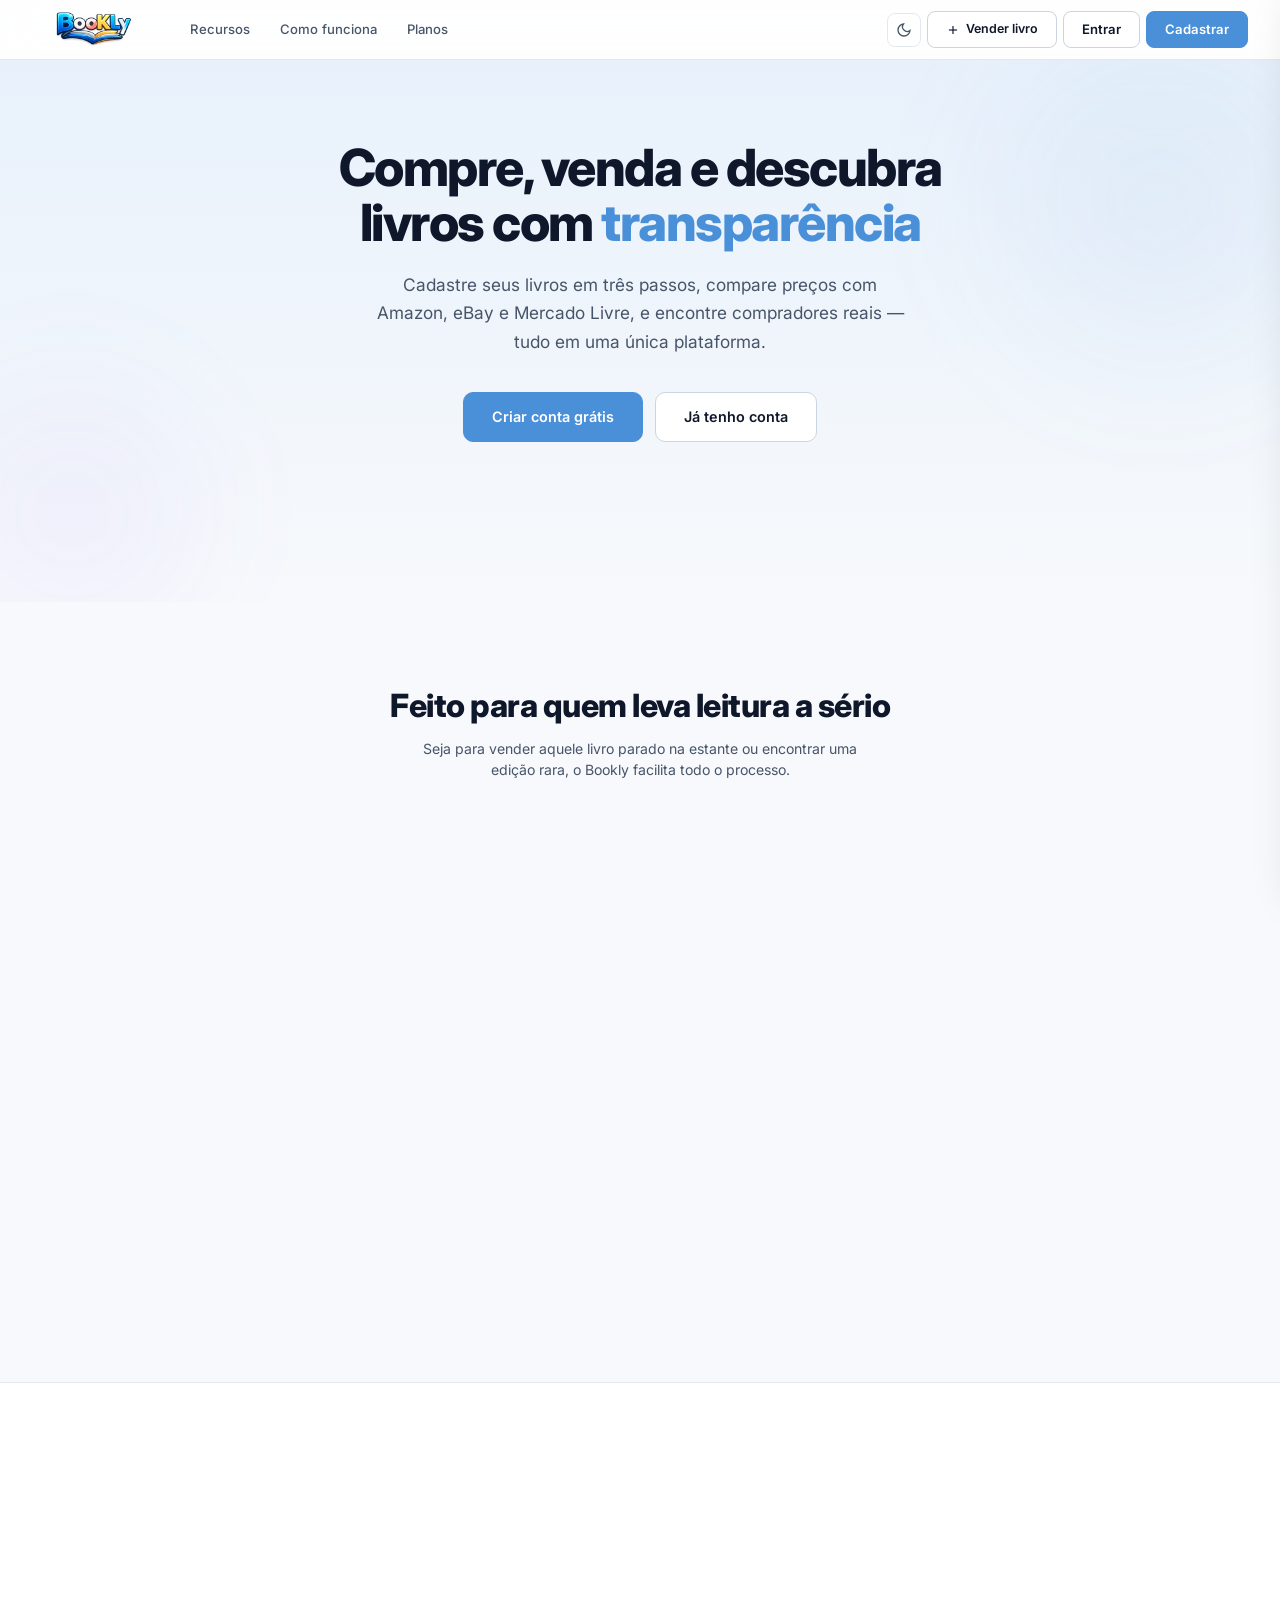
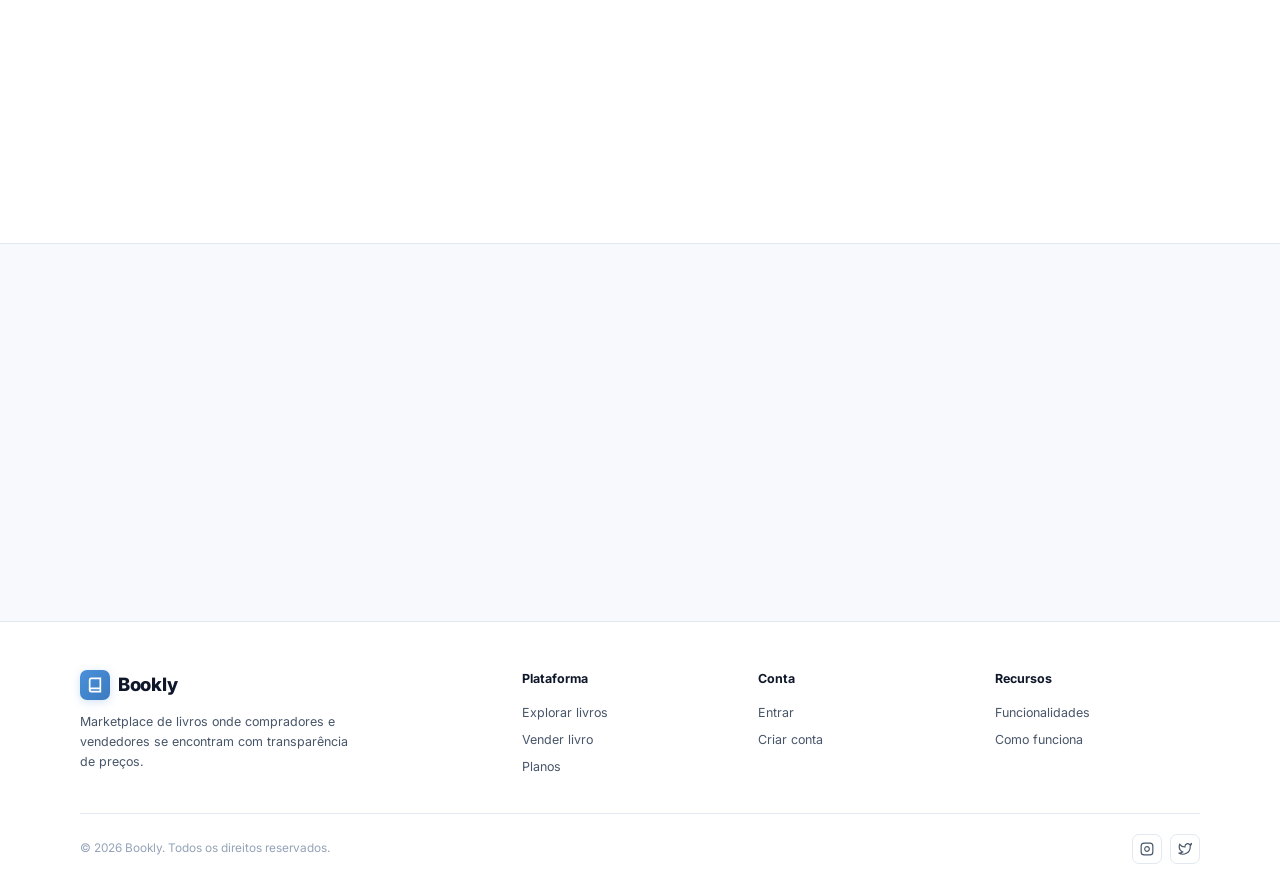
<file: index.html>
<!DOCTYPE html>
<html lang="pt-BR">
<head>
    <meta charset="UTF-8">
    <meta http-equiv="refresh" content="0; url=bookly/index.html">
    <title>Bookly</title>
</head>
<body>
</body>
</html>
</file>
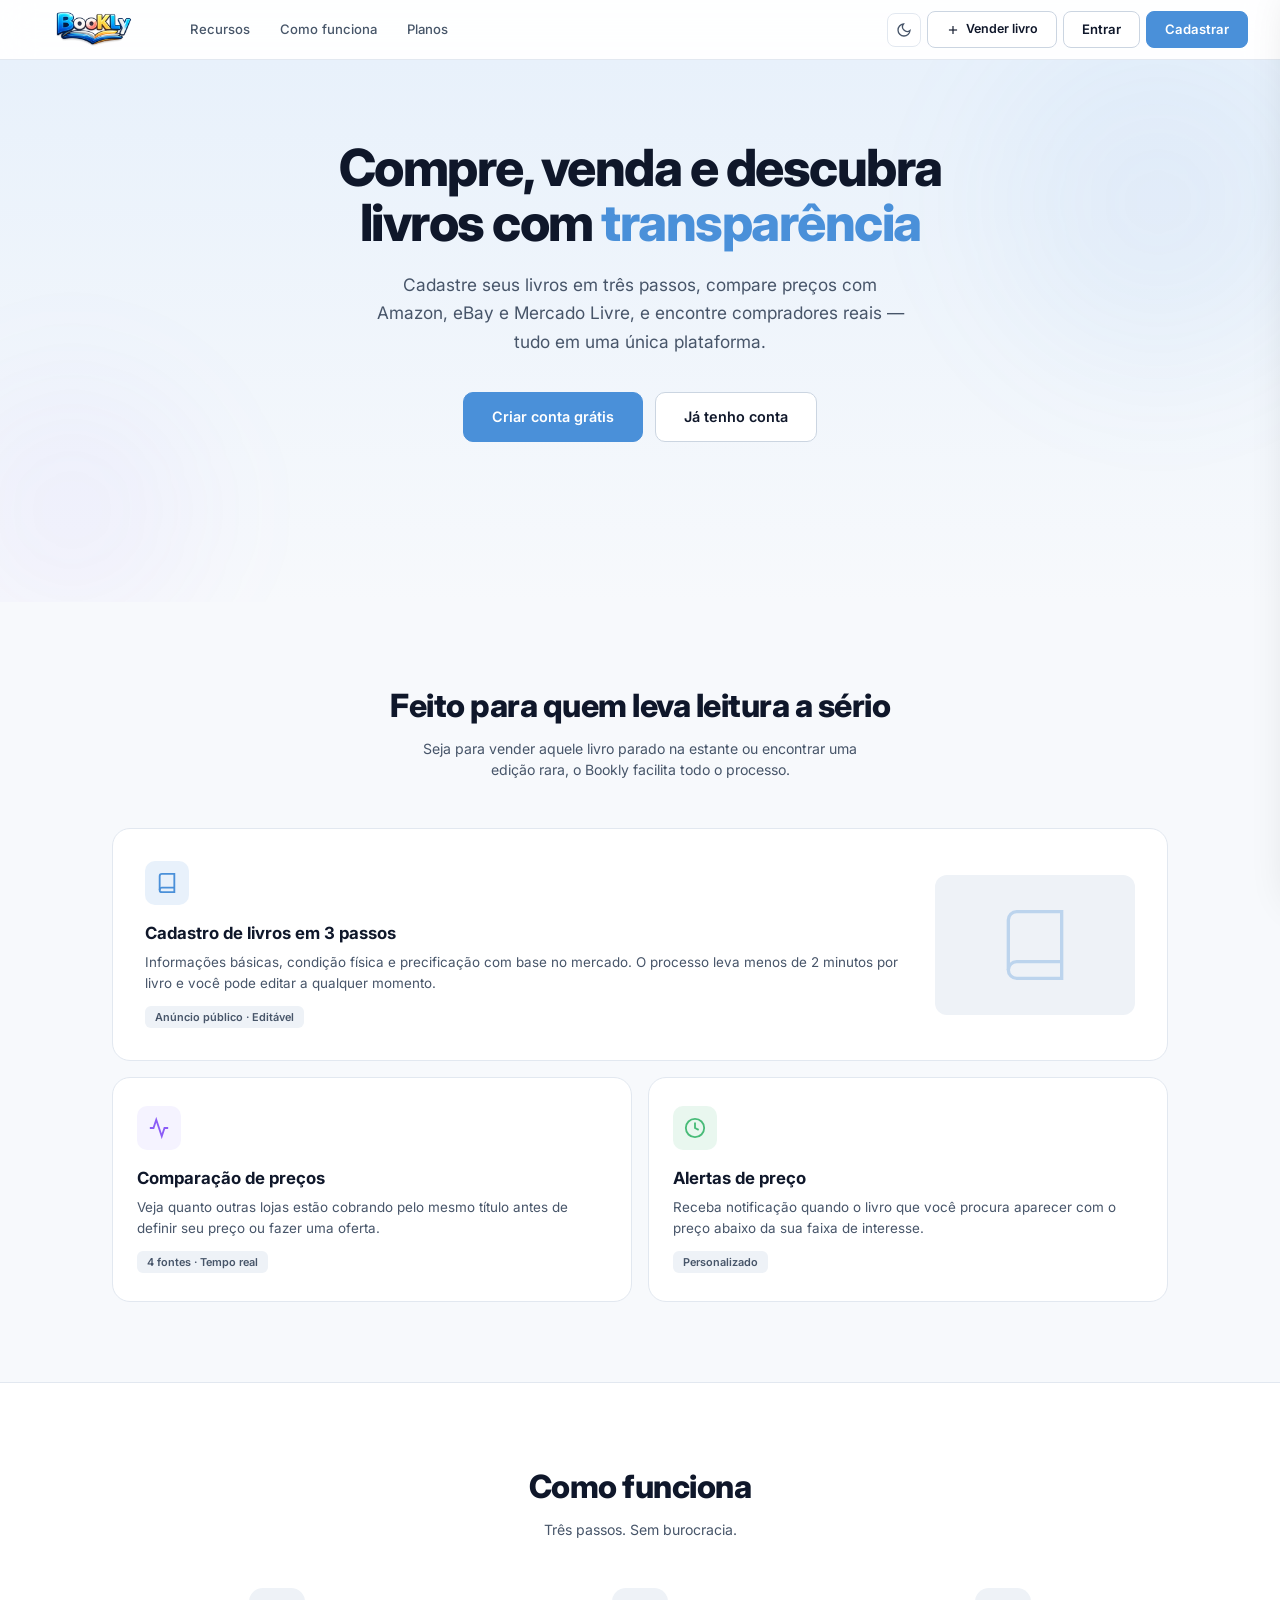
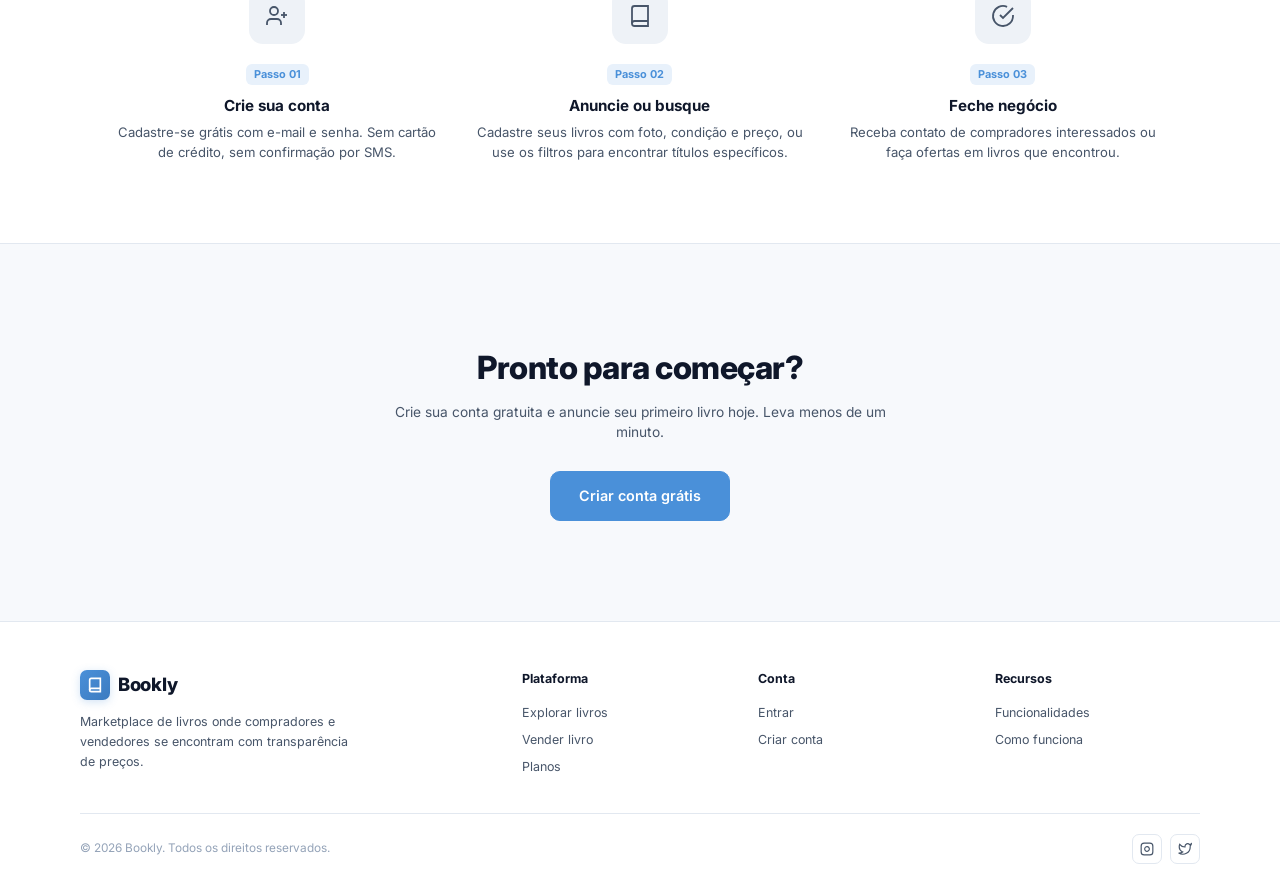
<file: bookly/index.html>
<!DOCTYPE html>
<html lang="pt-BR">

<head>
    <meta charset="UTF-8">
    <meta name="viewport" content="width=device-width, initial-scale=1.0">
    <title>Bookly — Marketplace de livros</title>
    <link rel="preconnect" href="https://fonts.googleapis.com">
    <link rel="preconnect" href="https://fonts.gstatic.com" crossorigin>
    <link rel="stylesheet" href="/css/landing.css">
    <link href="https://fonts.googleapis.com/css2?family=Inter:wght@400;500;600;700;800;900&display=swap"
        rel="stylesheet">
</head>

<body>
    <nav class="navbar" id="navbar"></nav>
    <div class="menu-overlay" onclick="closeMobileMenu()"></div>
    <aside class="mobile-menu" id="mobile-menu"></aside>
    <section class="hero">
        <div class="hero-bg"></div>
        <div class="hero-inner">
            <h1>Compre, venda e descubra<br>livros com <em>transparência</em></h1>
            <p>Cadastre seus livros em três passos, compare preços com Amazon, eBay e Mercado Livre, e encontre
                compradores reais — tudo em uma única plataforma.</p>
            <div class="hero-actions" id="hero-actions"></div>
        </div>
    </section>
    <section class="section" id="features">
        <div class="section-head reveal">
            <h2>Feito para quem leva leitura a sério</h2>
            <p>Seja para vender aquele livro parado na estante ou encontrar uma edição rara, o Bookly facilita todo o
                processo.</p>
        </div>
        <div class="features-grid">
            <div class="feature-card large reveal">
                <div class="feature-content">
                    <div class="feature-icon"><svg width="22" height="22" viewBox="0 0 24 24" fill="none"
                            stroke="currentColor" stroke-width="2">
                            <path d="M4 19.5A2.5 2.5 0 0 1 6.5 17H20" />
                            <path d="M6.5 2H20v20H6.5A2.5 2.5 0 0 1 4 19.5v-15A2.5 2.5 0 0 1 6.5 2z" />
                        </svg></div>
                    <h3>Cadastro de livros em 3 passos</h3>
                    <p>Informações básicas, condição física e precificação com base no mercado. O processo leva menos de
                        2 minutos por livro e você pode editar a qualquer momento.</p>
                    <span class="feature-tag">Anúncio público · Editável</span>
                </div>
                <div class="feature-visual"><svg width="80" height="80" viewBox="0 0 24 24" fill="none"
                        stroke="var(--azul)" stroke-width="1" opacity="0.3">
                        <path d="M4 19.5A2.5 2.5 0 0 1 6.5 17H20" />
                        <path d="M6.5 2H20v20H6.5A2.5 2.5 0 0 1 4 19.5v-15A2.5 2.5 0 0 1 6.5 2z" />
                    </svg></div>
            </div>
            <div class="feature-card reveal">
                <div class="feature-icon"><svg width="22" height="22" viewBox="0 0 24 24" fill="none"
                        stroke="currentColor" stroke-width="2">
                        <path d="M22 12h-4l-3 9L9 3l-3 9H2" />
                    </svg></div>
                <h3>Comparação de preços</h3>
                <p>Veja quanto outras lojas estão cobrando pelo mesmo título antes de definir seu preço ou fazer uma
                    oferta.</p>
                <span class="feature-tag">4 fontes · Tempo real</span>
            </div>
            <div class="feature-card reveal">
                <div class="feature-icon"><svg width="22" height="22" viewBox="0 0 24 24" fill="none"
                        stroke="currentColor" stroke-width="2">
                        <circle cx="12" cy="12" r="10" />
                        <path d="M12 6v6l4 2" />
                    </svg></div>
                <h3>Alertas de preço</h3>
                <p>Receba notificação quando o livro que você procura aparecer com o preço abaixo da sua faixa de
                    interesse.</p>
                <span class="feature-tag">Personalizado</span>
            </div>
        </div>
    </section>

    <section class="how" id="how">
        <div class="section reveal">
            <div class="section-head">
                <h2>Como funciona</h2>
                <p>Três passos. Sem burocracia.</p>
            </div>
            <div class="steps">
                <div class="step-item reveal">
                    <div class="step-icon"><svg width="24" height="24" viewBox="0 0 24 24" fill="none"
                            stroke="currentColor" stroke-width="1.8">
                            <path d="M16 21v-2a4 4 0 0 0-4-4H6a4 4 0 0 0-4 4v2" />
                            <circle cx="9" cy="7" r="4" />
                            <line x1="19" y1="8" x2="19" y2="14" />
                            <line x1="22" y1="11" x2="16" y2="11" />
                        </svg></div><span class="step-num">Passo 01</span>
                    <h4>Crie sua conta</h4>
                    <p>Cadastre-se grátis com e-mail e senha. Sem cartão de crédito, sem confirmação por SMS.</p>
                </div>
                <div class="step-item reveal">
                    <div class="step-icon"><svg width="24" height="24" viewBox="0 0 24 24" fill="none"
                            stroke="currentColor" stroke-width="1.8">
                            <path d="M4 19.5A2.5 2.5 0 0 1 6.5 17H20" />
                            <path d="M6.5 2H20v20H6.5A2.5 2.5 0 0 1 4 19.5v-15A2.5 2.5 0 0 1 6.5 2z" />
                        </svg></div><span class="step-num">Passo 02</span>
                    <h4>Anuncie ou busque</h4>
                    <p>Cadastre seus livros com foto, condição e preço, ou use os filtros para encontrar títulos
                        específicos.</p>
                </div>
                <div class="step-item reveal">
                    <div class="step-icon"><svg width="24" height="24" viewBox="0 0 24 24" fill="none"
                            stroke="currentColor" stroke-width="1.8">
                            <path d="M22 11.08V12a10 10 0 1 1-5.93-9.14" />
                            <polyline points="22 4 12 14.01 9 11.01" />
                        </svg></div><span class="step-num">Passo 03</span>
                    <h4>Feche negócio</h4>
                    <p>Receba contato de compradores interessados ou faça ofertas em livros que encontrou.</p>
                </div>
            </div>
        </div>
    </section>
    <section class="cta">
        <div class="cta-inner reveal" id="cta-inner">
            <h2 id="cta-title">Pronto para começar?</h2>
            <p id="cta-text">Crie sua conta gratuita e anuncie seu primeiro livro hoje. Leva menos de um minuto.</p>
            <div id="cta-btn-wrapper"><a href="cadastro.html" class="btn btn-primary btn-lg">Criar conta grátis</a>
            </div>
        </div>
    </section>
    <footer class="footer">
        <div class="footer-inner">
            <div class="footer-grid">
                <div class="footer-brand"><a href="index.html" class="logo">
                        <div class="logo-icon"><svg width="16" height="16" viewBox="0 0 24 24" fill="none"
                                stroke="white" stroke-width="2.5">
                                <path d="M4 19.5A2.5 2.5 0 0 1 6.5 17H20" />
                                <path d="M6.5 2H20v20H6.5A2.5 2.5 0 0 1 4 19.5v-15A2.5 2.5 0 0 1 6.5 2z" />
                            </svg></div><span>Bookly</span>
                    </a>
                    <p>Marketplace de livros onde compradores e vendedores se encontram com transparência de preços.</p>
                </div>
                <div class="footer-col">
                    <h5>Plataforma</h5><a href="explorar.html">Explorar livros</a><a href="cadastrar-livro.html">Vender
                        livro</a><a href="planos.html">Planos</a>
                </div>
                <div class="footer-col">
                    <h5>Conta</h5><a href="login.html">Entrar</a><a href="cadastro.html">Criar conta</a>
                </div>
                <div class="footer-col">
                    <h5>Recursos</h5><a href="#features">Funcionalidades</a><a href="#how">Como funciona</a>
                </div>
            </div>
            <div class="footer-bottom">
                <p>© 2026 Bookly. Todos os direitos reservados.</p>
                <div class="footer-social"><a href="#" title="Instagram"><svg viewBox="0 0 24 24" fill="none"
                            stroke="currentColor" stroke-width="2">
                            <rect x="2" y="2" width="20" height="20" rx="5" ry="5" />
                            <path d="M16 11.37A4 4 0 1 1 12.63 8 4 4 0 0 1 16 11.37z" />
                            <line x1="17.5" y1="6.5" x2="17.51" y2="6.5" />
                        </svg></a><a href="#" title="Twitter/X"><svg viewBox="0 0 24 24" fill="none"
                            stroke="currentColor" stroke-width="2">
                            <path
                                d="M23 3a10.9 10.9 0 0 1-3.14 1.53 4.48 4.48 0 0 0-7.86 3v1A10.66 10.66 0 0 1 3 4s-4 9 5 13a11.64 11.64 0 0 1-7 2c9 5 20 0 20-11.5a4.5 4.5 0 0 0-.08-.83A7.72 7.72 0 0 0 23 3z" />
                        </svg></a></div>
            </div>
        </div>
    </footer>
    <script src="/js/landing.js"></script>
</body>

</html>
</file>
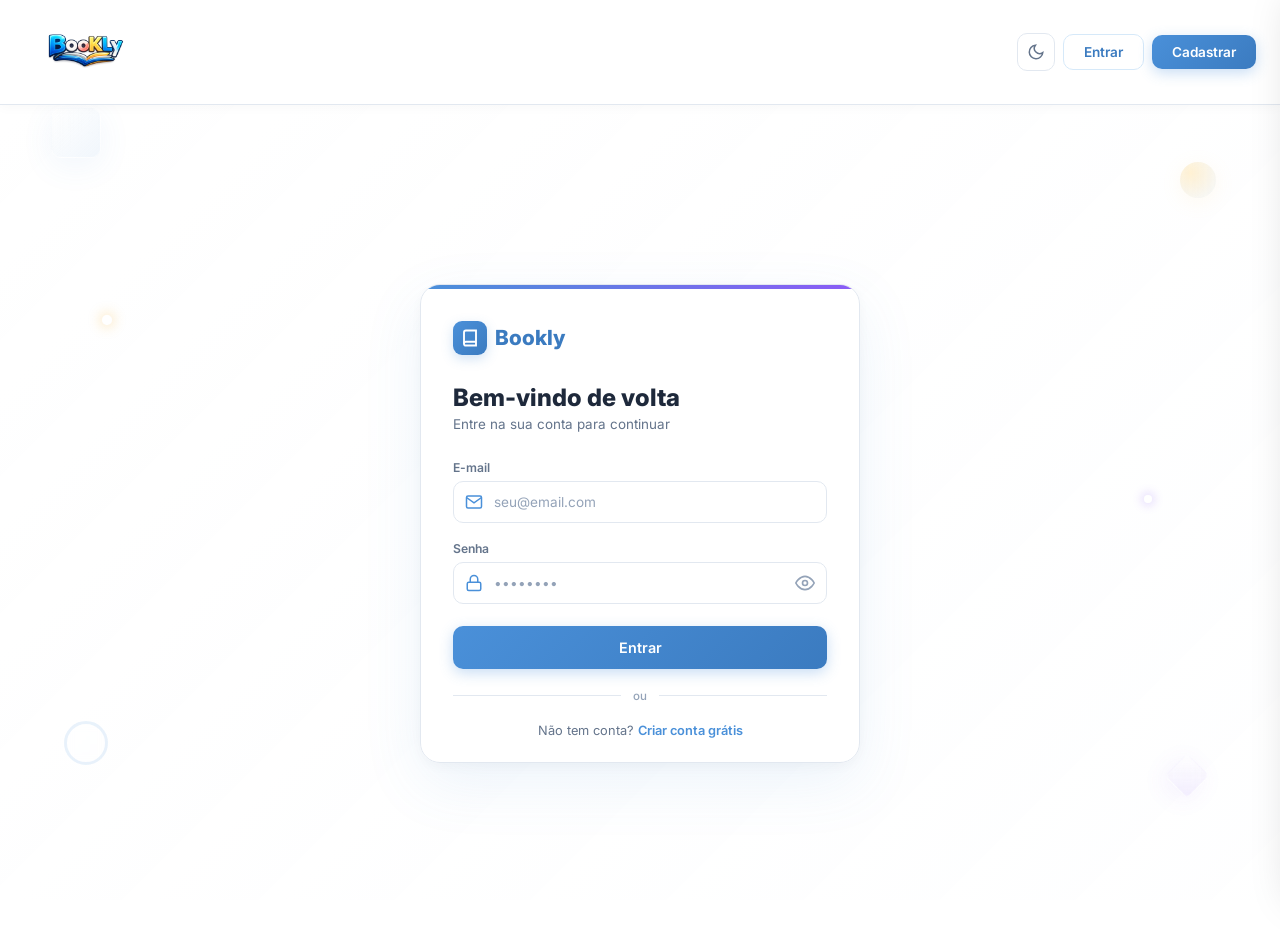
<file: bookly/cadastrar-livro.html>
<!DOCTYPE html>
<html lang="pt-BR">

<head>
    <meta charset="UTF-8">
    <meta name="viewport" content="width=device-width, initial-scale=1.0">
    <title>Bookly — Cadastrar Livro</title>
    <link rel="preconnect" href="https://fonts.googleapis.com">
    <link rel="preconnect" href="https://fonts.gstatic.com" crossorigin>
    <link rel="stylesheet" href="/css/cadastrar-livro.css">
    <link href="https://fonts.googleapis.com/css2?family=Inter:wght@400;500;600;700;800&display=swap" rel="stylesheet">
</head>

<body>

    <!-- NAVBAR -->
    <nav class="navbar" id="navbar"></nav>
    <div class="menu-overlay" onclick="closeMobileMenu()"></div>
    <aside class="mobile-menu" id="mobile-menu"></aside>

    <!-- CARD -->
    <div class="card-wrap">
        <div class="card">
            <div class="card-header">
                <h1>Cadastre seu livro</h1>
            </div>

            <div class="step-tracker">
                <div class="step-node">
                    <div class="step-dot active">1</div><span class="step-text active">Informações básicas</span>
                </div>
                <div class="step-bar"></div>
                <div class="step-node">
                    <div class="step-dot inactive">2</div><span class="step-text">Características físicas</span>
                </div>
                <div class="step-bar"></div>
                <div class="step-node">
                    <div class="step-dot inactive">3</div><span class="step-text">Precificação</span>
                </div>
            </div>

            <div class="section-label">Detalhes</div>

            <div class="form-scroll">
                <div class="form-grid">

                    <div class="field full">
                        <label class="field-label">Título do livro</label>
                        <div class="input-wrap">
                            <svg class="input-icon" viewBox="0 0 24 24" fill="none" stroke="currentColor"
                                stroke-width="2">
                                <path d="M4 19.5A2.5 2.5 0 0 1 6.5 17H20" />
                                <path d="M6.5 2H20v20H6.5A2.5 2.5 0 0 1 4 19.5v-15A2.5 2.5 0 0 1 6.5 2z" />
                            </svg>
                            <input type="text" id="titulo" placeholder="Escreva o nome do livro">
                        </div>
                    </div>

                    <div class="field">
                        <label class="field-label">Autores</label>
                        <div class="input-wrap">
                            <svg class="input-icon" viewBox="0 0 24 24" fill="none" stroke="currentColor"
                                stroke-width="2">
                                <path d="M20 21v-2a4 4 0 0 0-4-4H8a4 4 0 0 0-4 4v2" />
                                <circle cx="12" cy="7" r="4" />
                            </svg>
                            <input type="text" id="autores" placeholder="Escreva os autor(es)">
                        </div>
                    </div>

                    <div class="field">
                        <label class="field-label">Editora</label>
                        <div class="input-wrap">
                            <svg class="input-icon" viewBox="0 0 24 24" fill="none" stroke="currentColor"
                                stroke-width="2">
                                <path d="M3 21h18M5 21V7l8-4v18M19 21V11l-6-4" />
                            </svg>
                            <input type="text" id="editora" placeholder="Escreva a editora">
                        </div>
                    </div>

                    <div class="field">
                        <label class="field-label">Gênero</label>
                        <div class="input-wrap select">
                            <svg class="input-icon" viewBox="0 0 24 24" fill="none" stroke="currentColor"
                                stroke-width="2">
                                <path
                                    d="M20.59 13.41l-7.17 7.17a2 2 0 0 1-2.83 0L2 12V2h10l8.59 8.59a2 2 0 0 1 0 2.82z" />
                                <line x1="7" y1="7" x2="7.01" y2="7" />
                            </svg>
                            <select id="genero">
                                <option value="" disabled selected>Escolha o gênero</option>
                                <option>Ficção</option>
                                <option>Não-ficção</option>
                                <option>Romance</option>
                                <option>Aventura</option>
                                <option>Biografia</option>
                                <option>Técnico</option>
                                <option>Infantil</option>
                                <option>Terror</option>
                                <option>Fantasia</option>
                            </select>
                        </div>
                    </div>

                    <div class="field">
                        <label class="field-label">Categoria</label>
                        <div class="input-wrap select">
                            <svg class="input-icon" viewBox="0 0 24 24" fill="none" stroke="currentColor"
                                stroke-width="2">
                                <rect x="3" y="3" width="7" height="7" />
                                <rect x="14" y="3" width="7" height="7" />
                                <rect x="14" y="14" width="7" height="7" />
                                <rect x="3" y="14" width="7" height="7" />
                            </svg>
                            <select id="categoria">
                                <option value="" disabled selected>Escolha a categoria</option>
                                <option>Literatura</option>
                                <option>Acadêmico</option>
                                <option>Religioso</option>
                                <option>Autoajuda</option>
                                <option>Quadrinhos</option>
                                <option>Didático</option>
                                <option>Outro</option>
                            </select>
                        </div>
                    </div>

                    <div class="field">
                        <label class="field-label">Ano de publicação</label>
                        <div class="input-wrap">
                            <svg class="input-icon" viewBox="0 0 24 24" fill="none" stroke="currentColor"
                                stroke-width="2">
                                <rect x="3" y="4" width="18" height="18" rx="2" />
                                <line x1="16" y1="2" x2="16" y2="6" />
                                <line x1="8" y1="2" x2="8" y2="6" />
                                <line x1="3" y1="10" x2="21" y2="10" />
                            </svg>
                            <input type="text" id="ano" placeholder="MM/DD/AA" maxlength="8">
                        </div>
                    </div>

                    <div class="field">
                        <label class="field-label">ISBN</label>
                        <div class="isbn-row">
                            <button type="button" class="isbn-opt active" id="isbn-sim" onclick="toggleISBN(true)"><span
                                    class="isbn-check"></span>Possui</button>
                            <button type="button" class="isbn-opt" id="isbn-nao" onclick="toggleISBN(false)"><span
                                    class="isbn-check"></span>Não possui</button>
                        </div>
                        <div class="isbn-field visible" id="isbn-field">
                            <div class="input-wrap" style="margin-top:6px;">
                                <svg class="input-icon" viewBox="0 0 24 24" fill="none" stroke="currentColor"
                                    stroke-width="2">
                                    <path d="M3 5h18M3 12h18M3 19h18" />
                                </svg>
                                <input type="text" id="isbn" placeholder="Digite o ISBN" maxlength="17">
                            </div>
                        </div>
                    </div>

                    <!-- UPLOAD — círculo azul com câmera -->
                    <div class="upload-area" id="upload-area" onclick="handleUpload()">
                        <div class="upload-circle" id="upload-circle">
                            <svg viewBox="0 0 24 24" fill="none" stroke="currentColor" stroke-width="2">
                                <path
                                    d="M23 19a2 2 0 0 1-2 2H3a2 2 0 0 1-2-2V8a2 2 0 0 1 2-2h4l2-3h6l2 3h4a2 2 0 0 1 2 2z" />
                                <circle cx="12" cy="13" r="4" />
                            </svg>
                        </div>
                        <span class="upload-text" id="upload-text">Adicionar foto</span>
                        <span class="upload-hint" id="upload-hint">PNG, JPG ou WEBP</span>
                        <input type="file" id="file-input" accept="image/png,image/jpeg,image/webp" style="display:none"
                            onchange="handleFile(event)">
                    </div>

                </div>
            </div>

            <div class="card-footer">
                <span class="step-info">Passo 1 de 3</span>
                <div class="footer-btns">
                    <a href="explorar.html" class="btn btn-outline">Voltar</a>
                    <button class="btn btn-primary" onclick="saveStep1()">Continuar</button>
                </div>
            </div>

            <div class="dots">
                <span class="dot active"></span>
                <span class="dot"></span>
                <span class="dot"></span>
            </div>
        </div>
    </div>

    <script src="/js/cadastrar-livro.js"></script>
</body>

</html>
</file>
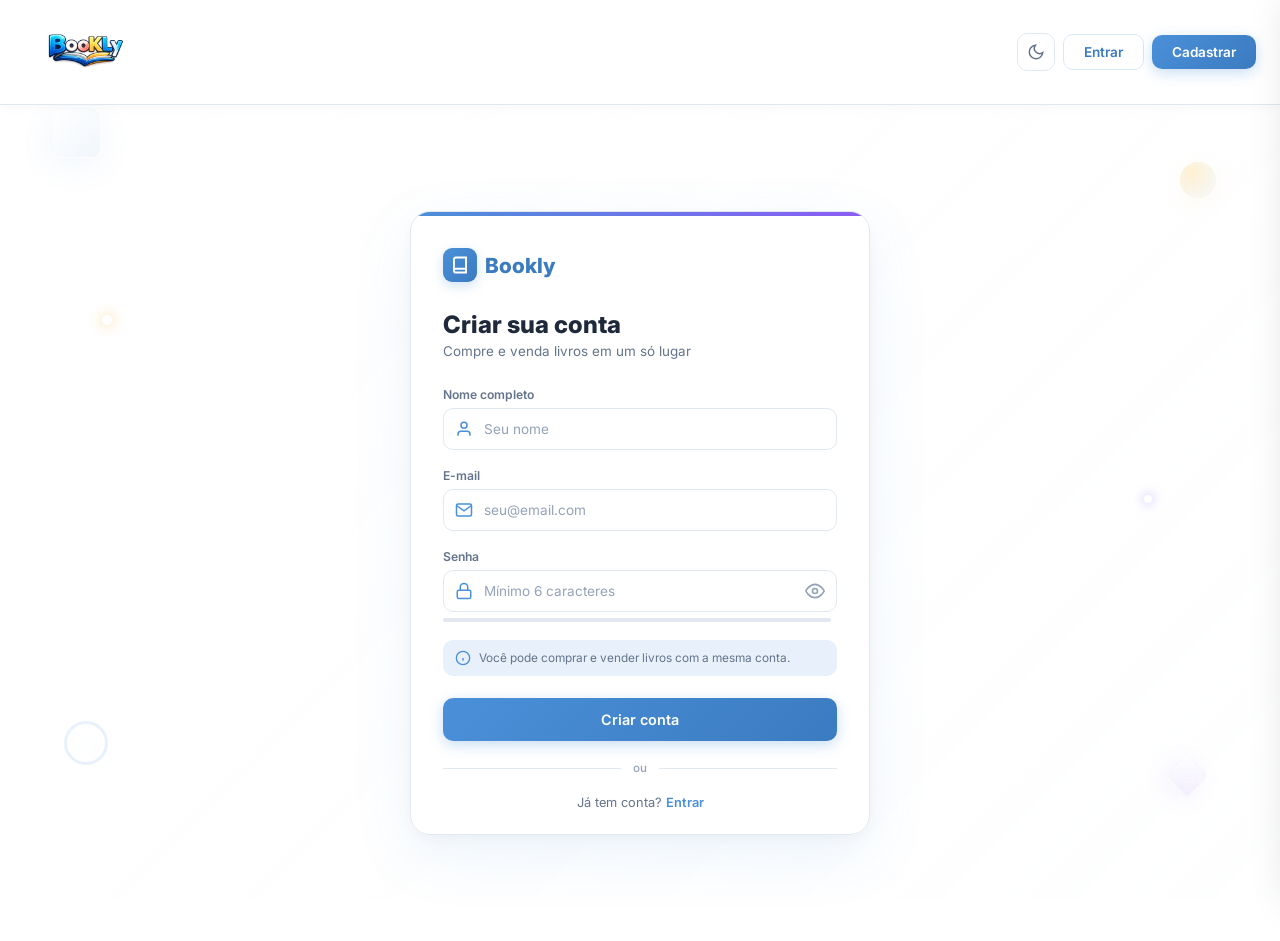
<file: bookly/cadastro.html>
<!DOCTYPE html>
<html lang="pt-BR">

<head>
    <meta charset="UTF-8">
    <meta name="viewport" content="width=device-width, initial-scale=1.0">
    <title>Bookly — Criar conta</title>
    <link rel="preconnect" href="https://fonts.googleapis.com">
    <link rel="stylesheet" href="/css/cadastro.css">
    <link href="https://fonts.googleapis.com/css2?family=Inter:wght@400;500;600;700;800;900&display=swap"
        rel="stylesheet">
</head>

<body>

    <!-- ELEMENTOS 3D -->
    <div class="float-3d float-cube"></div>
    <div class="float-3d float-orb"></div>
    <div class="float-3d float-ring"></div>
    <div class="float-3d float-diamond"></div>
    <div class="float-3d float-sparkle"></div>
    <div class="float-3d float-sparkle-2"></div>

    <!-- NAVBAR -->
    <nav class="navbar" id="navbar"></nav>
    <div class="menu-overlay" onclick="closeMobileMenu()"></div>
    <aside class="mobile-menu" id="mobile-menu"></aside>

    <!-- AUTH -->
    <div class="auth-container">
        <div class="auth-card">
            <a href="index.html" class="auth-logo">
                <div class="logo-icon">
                    <svg width="18" height="18" viewBox="0 0 24 24" fill="none" stroke="white" stroke-width="2.5">
                        <path d="M4 19.5A2.5 2.5 0 0 1 6.5 17H20" />
                        <path d="M6.5 2H20v20H6.5A2.5 2.5 0 0 1 4 19.5v-15A2.5 2.5 0 0 1 6.5 2z" />
                    </svg>
                </div>
                <span>Bookly</span>
            </a>

            <h1>Criar sua conta</h1>
            <p class="auth-subtitle">Compre e venda livros em um só lugar</p>

            <form id="signup-form" onsubmit="return handleSignup(event)">
                <div class="field-group">
                    <label class="field-label">Nome completo</label>
                    <div class="input-wrapper">
                        <svg class="input-icon" viewBox="0 0 24 24" fill="none" stroke="currentColor" stroke-width="2">
                            <path d="M20 21v-2a4 4 0 0 0-4-4H8a4 4 0 0 0-4 4v2" />
                            <circle cx="12" cy="7" r="4" />
                        </svg>
                        <input type="text" id="name" placeholder="Seu nome" required autocomplete="name">
                    </div>
                </div>

                <div class="field-group">
                    <label class="field-label">E-mail</label>
                    <div class="input-wrapper">
                        <svg class="input-icon" viewBox="0 0 24 24" fill="none" stroke="currentColor" stroke-width="2">
                            <path d="M4 4h16c1.1 0 2 .9 2 2v12c0 1.1-.9 2-2 2H4c-1.1 0-2-.9-2-2V6c0-1.1.9-2 2-2z" />
                            <polyline points="22,6 12,13 2,6" />
                        </svg>
                        <input type="email" id="email" placeholder="seu@email.com" required autocomplete="email">
                    </div>
                </div>

                <div class="field-group">
                    <label class="field-label">Senha</label>
                    <div class="input-wrapper">
                        <svg class="input-icon" viewBox="0 0 24 24" fill="none" stroke="currentColor" stroke-width="2">
                            <rect x="3" y="11" width="18" height="11" rx="2" ry="2" />
                            <path d="M7 11V7a5 5 0 0 1 10 0v4" />
                        </svg>
                        <input type="password" id="password" placeholder="Mínimo 6 caracteres" minlength="6" required
                            autocomplete="new-password" oninput="checkStrength(this.value)">
                        <svg class="password-toggle" id="toggle-pwd" viewBox="0 0 24 24" fill="none"
                            stroke="currentColor" stroke-width="2" onclick="togglePassword()">
                            <path d="M1 12s4-8 11-8 11 8 11 8-4 8-11 8-11-8-11-8z" />
                            <circle cx="12" cy="12" r="3" />
                        </svg>
                    </div>
                    <div class="password-strength">
                        <div class="strength-bar">
                            <div class="strength-fill" id="strength-fill"></div>
                        </div>
                        <span class="strength-label" id="strength-label"></span>
                    </div>
                </div>

                <div class="auth-info">
                    <svg width="16" height="16" viewBox="0 0 24 24" fill="none" stroke="var(--azul)" stroke-width="2">
                        <circle cx="12" cy="12" r="10" />
                        <line x1="12" y1="16" x2="12" y2="12" />
                        <line x1="12" y1="8" x2="12.01" y2="8" />
                    </svg>
                    Você pode comprar e vender livros com a mesma conta.
                </div>

                <div class="auth-error" id="error-msg">
                    <svg width="16" height="16" viewBox="0 0 24 24" fill="none" stroke="currentColor" stroke-width="2">
                        <circle cx="12" cy="12" r="10" />
                        <line x1="12" y1="8" x2="12" y2="12" />
                        <line x1="12" y1="16" x2="12.01" y2="16" />
                    </svg>
                    <span id="error-text"></span>
                </div>

                <button type="submit" class="btn btn-fill btn-block">Criar conta</button>
            </form>

            <div class="auth-divider"><span>ou</span></div>

            <div class="auth-footer">
                Já tem conta? <a href="login.html">Entrar</a>
            </div>
        </div>
    </div>
    <script src="/js/cadastro.js"></script>
</body>

</html>
</file>
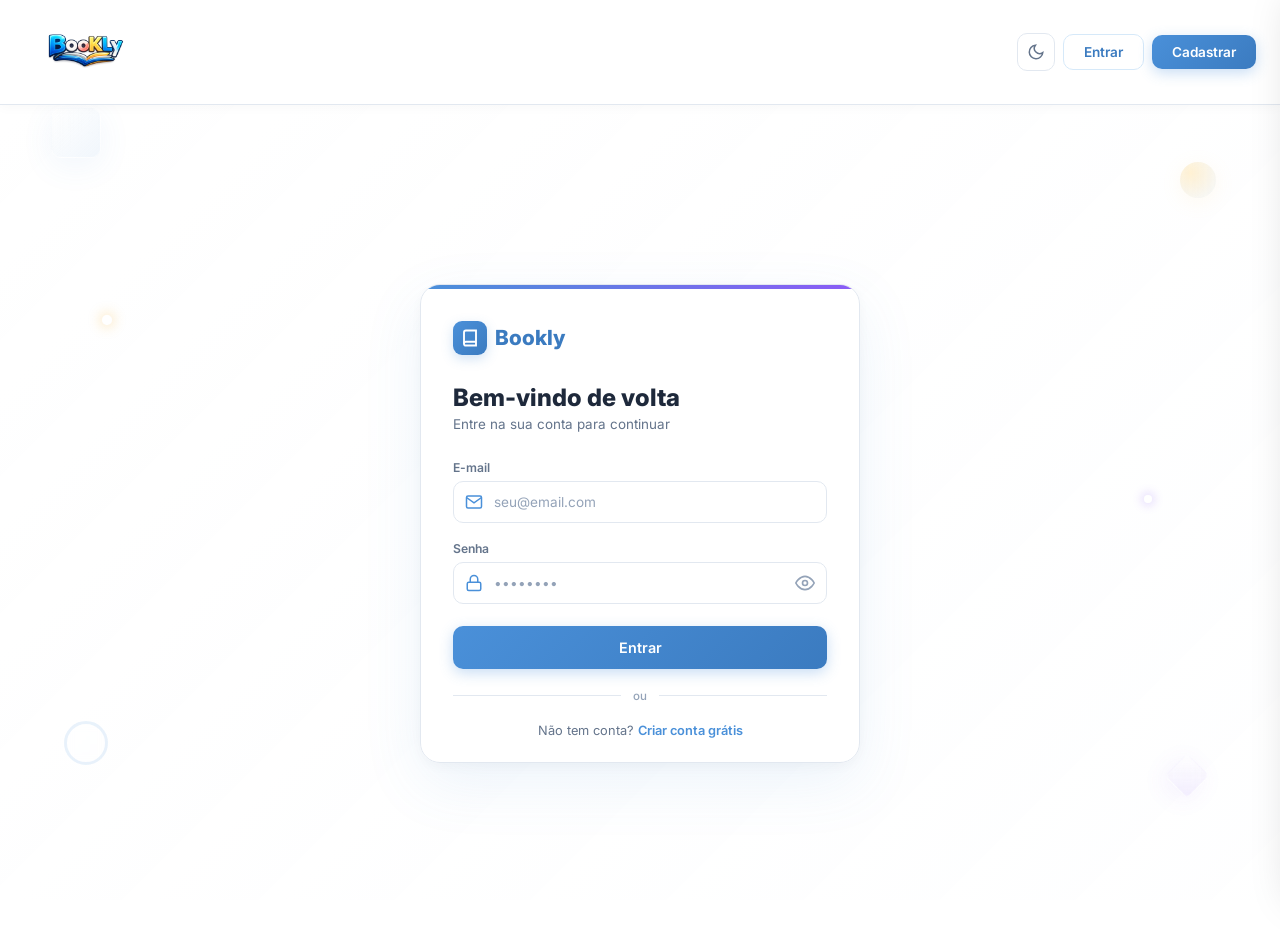
<file: bookly/comprar-livro.html>
<!DOCTYPE html>
<html lang="pt-BR">

<head>
    <meta charset="UTF-8">
    <meta name="viewport" content="width=device-width, initial-scale=1.0">
    <title>Bookly — Comprar livro</title>
    <link rel="preconnect" href="https://fonts.googleapis.com">
    <link rel="stylesheet" href="/css/comprar-livro.css">
    <link href="https://fonts.googleapis.com/css2?family=Inter:wght@400;500;600;700;800;900&display=swap"
        rel="stylesheet">
</head>

<body>
    <nav class="navbar" id="navbar"></nav>
    <div class="menu-overlay" onclick="closeMobileMenu()"></div>
    <aside class="mobile-menu" id="mobile-menu"></aside>

    <div class="pay-container">
        <div id="main-content"></div>
    </div>
    <script src="/js/comprar-livro.js"></script>
</body>

</html>
</file>
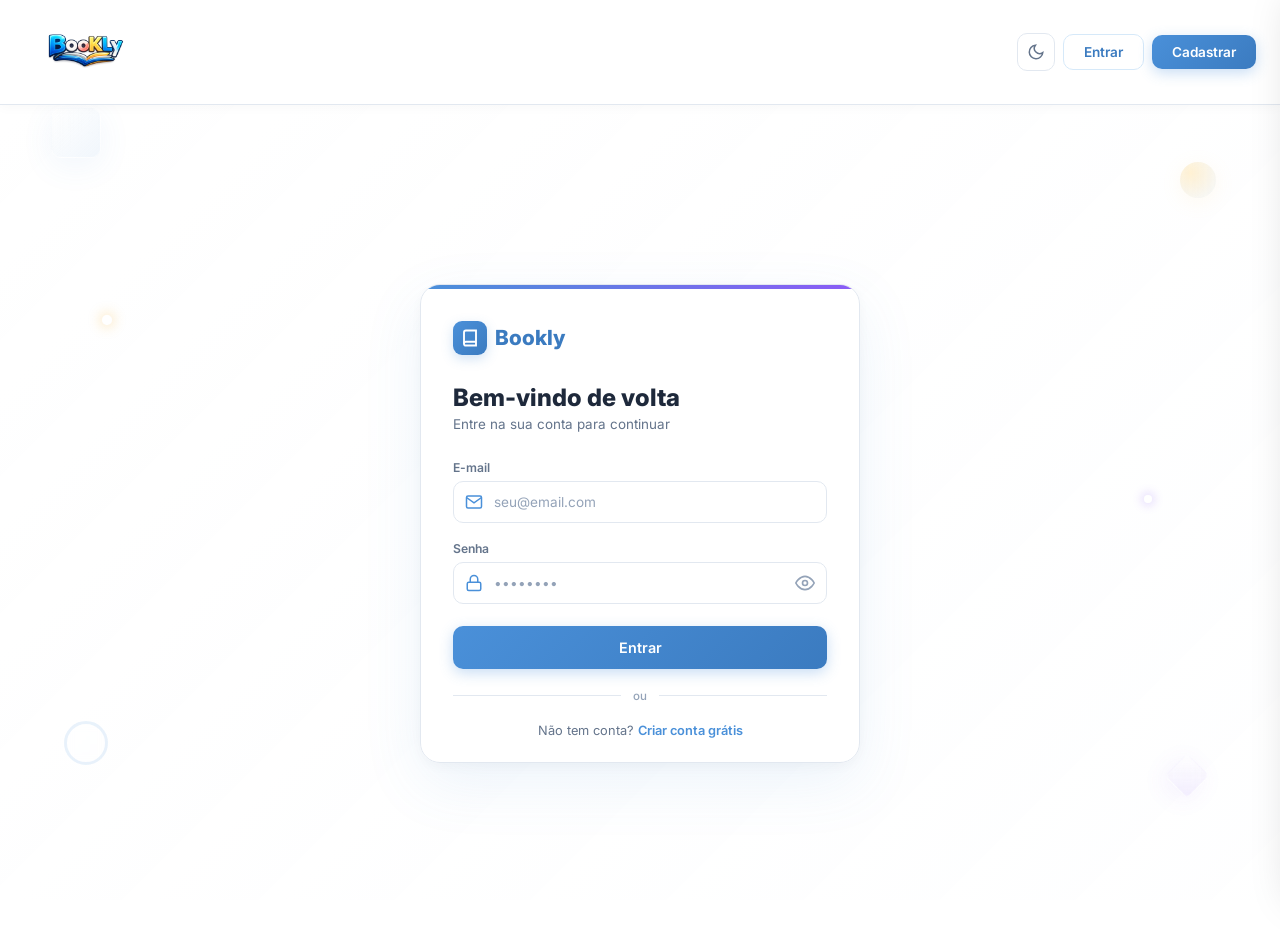
<file: bookly/estado-exemplar.html>
<!DOCTYPE html>
<html lang="pt-BR">
<head>
<meta charset="UTF-8">
<meta name="viewport" content="width=device-width, initial-scale=1.0">
<title>Bookly — Estado do Exemplar</title>
<link rel="preconnect" href="https://fonts.googleapis.com">
<link rel="preconnect" href="https://fonts.gstatic.com" crossorigin>
<link href="https://fonts.googleapis.com/css2?family=Inter:wght@400;500;600;700;800;900&display=swap" rel="stylesheet">
<style>
*, *::before, *::after { margin: 0; padding: 0; box-sizing: border-box; }
:root {
  --azul: #4A90D9; --azul-escuro: #3B7BC0; --azul-claro: #E8F1FB; --azul-suave: #D6E9F9;
  --azul-glow: rgba(74,144,217,0.12); --verde: #48BB78; --verde-escuro: #38A169;
  --roxo: #8B5CF6; --dourado: #F6B73C; --vermelho: #F56565; --branco: #FFFFFF;
  --bg-primary: #FFFFFF; --bg-secondary: #F7F9FC; --bg-tertiary: #EEF2F7;
  --text-primary: #0F172A; --text-secondary: #475569; --text-tertiary: #94A3B8;
  --border: #E2E8F0; --border-strong: #CBD5E1;
  --sombra-sm: 0 1px 3px rgba(0,0,0,0.04);
  --sombra-card: 0 12px 40px rgba(15,23,42,0.08), 0 4px 12px rgba(0,0,0,0.03);
  --raio: 12px; --raio-sm: 8px; --raio-lg: 18px;
  --transition: 0.25s cubic-bezier(0.4, 0, 0.2, 1);
  --font: 'Inter', -apple-system, BlinkMacSystemFont, sans-serif;
}
[data-theme="dark"] {
  --azul-claro: #1B2A41; --azul-suave: #162236; --azul-glow: rgba(74,144,217,0.2);
  --verde-claro: #142A1E; --roxo-claro: #1F1A33; --branco: #1A1F2E;
  --bg-primary: #131826; --bg-secondary: #0F1320; --bg-tertiary: #1E2436;
  --text-primary: #F1F5F9; --text-secondary: #94A3B8; --text-tertiary: #64748B;
  --border: #2A3142; --border-strong: #3A4256;
  --sombra-card: 0 12px 40px rgba(0,0,0,0.4), 0 4px 12px rgba(0,0,0,0.2);
}
html, body { height: 100%; font-family: var(--font); }
body {
  background: url('https://generated-images.adapta.one/ademilson%40almatra.com.br/019fcf98-1fc5-7753-a266-2dc743e8d343/2026-08-07T00-17-06-637Z_Original_user_intent_A_premium_modern_website_ba.png') center center / cover no-repeat fixed;
  color: var(--text-primary); overflow: hidden; min-height: 100vh;
  -webkit-font-smoothing: antialiased;
}
body::before { content: ''; position: fixed; inset: 0; background: linear-gradient(135deg, rgba(255,255,255,0.1), rgba(240,245,255,0.05)); pointer-events: none; z-index: 0; }
[data-theme="dark"] body::before { background: rgba(15,19,32,0.6); }
a { color: inherit; text-decoration: none; }
button { font-family: inherit; cursor: pointer; border: none; background: none; }
input, select, textarea { font-family: inherit; outline: none; }
::-webkit-scrollbar { width: 5px; } ::-webkit-scrollbar-track { background: transparent; } ::-webkit-scrollbar-thumb { background: var(--border-strong); border-radius: 3px; }

/* ===== NAVBAR ===== */
.navbar { display: flex; align-items: center; gap: 20px; padding: 0 24px; height: 58px; background: rgba(255,255,255,0.88); backdrop-filter: saturate(180%) blur(14px); border-bottom: 1px solid var(--border); position: sticky; top: 0; z-index: 50; flex-shrink: 0; }
[data-theme="dark"] .navbar { background: rgba(19,24,38,0.88); }
.logo { display: flex; align-items: center; gap: 7px; font-size: 1.1rem; font-weight: 800; color: var(--text-primary); flex-shrink: 0; }
.logo-icon { width: 28px; height: 28px; background: linear-gradient(135deg, var(--azul), var(--azul-escuro)); border-radius: 7px; display: flex; align-items: center; justify-content: center; box-shadow: 0 2px 8px rgba(74,144,217,0.25); }
.nav-spacer { flex: 1; }
.nav-actions { display: flex; align-items: center; gap: 6px; flex-shrink: 0; }
.nav-btn-icon { width: 34px; height: 34px; border: 1px solid var(--border); border-radius: 8px; background: var(--bg-primary); display: flex; align-items: center; justify-content: center; color: var(--text-secondary); transition: var(--transition); }
.nav-btn-icon:hover { border-color: var(--border-strong); color: var(--text-primary); }
.nav-btn-icon svg { width: 16px; height: 16px; }
.btn { padding: 7px 16px; border-radius: 8px; font-size: 0.8rem; font-weight: 600; transition: var(--transition); display: inline-flex; align-items: center; justify-content: center; gap: 5px; white-space: nowrap; }
.btn-outline { background: var(--bg-primary); color: var(--text-primary); border: 1px solid var(--border-strong); }
.btn-outline:hover { border-color: var(--text-secondary); background: var(--bg-tertiary); }
.btn-primary { background: var(--azul); color: var(--branco); border: 1px solid var(--azul); }
.btn-primary:hover { background: var(--azul-escuro); border-color: var(--azul-escuro); transform: translateY(-1px); box-shadow: 0 4px 12px rgba(74,144,217,0.25); }
.btn-danger { background: var(--bg-primary); color: var(--vermelho); border: 1px solid rgba(245,101,101,0.3); }
.btn-danger:hover { background: rgba(245,101,101,0.08); border-color: var(--vermelho); }
.user-badge { display: flex; align-items: center; gap: 7px; padding: 3px 12px 3px 3px; background: var(--bg-tertiary); border-radius: 20px; transition: var(--transition); }
.user-badge:hover { background: var(--border); }
.user-avatar { width: 26px; height: 26px; border-radius: 50%; background: linear-gradient(135deg, var(--azul), var(--azul-escuro)); display: flex; align-items: center; justify-content: center; color: var(--branco); font-weight: 700; font-size: 0.72rem; }
.user-name { font-size: 0.76rem; font-weight: 600; color: var(--text-primary); max-width: 90px; white-space: nowrap; overflow: hidden; text-overflow: ellipsis; }
.hamburger { display: none; width: 34px; height: 34px; flex-direction: column; justify-content: center; align-items: center; gap: 4px; border: 1px solid var(--border-strong); border-radius: 8px; background: var(--bg-primary); cursor: pointer; }
.hamburger span { width: 16px; height: 2px; background: var(--text-primary); border-radius: 2px; transition: var(--transition); }
.hamburger.open span:nth-child(1) { transform: translateY(6px) rotate(45deg); }
.hamburger.open span:nth-child(2) { opacity: 0; }
.hamburger.open span:nth-child(3) { transform: translateY(-6px) rotate(-45deg); }
.mobile-menu { position: fixed; top: 0; right: -300px; width: 280px; height: 100vh; background: var(--bg-primary); z-index: 200; display: flex; flex-direction: column; padding: 20px 16px; transition: right 0.35s var(--transition); overflow-y: auto; box-shadow: -8px 0 40px rgba(0,0,0,0.12); }
.mobile-menu.open { right: 0; }
.mobile-menu-header { display: flex; align-items: center; justify-content: space-between; margin-bottom: 16px; padding-bottom: 14px; border-bottom: 1px solid var(--border); }
.mobile-menu-close { width: 30px; height: 30px; border: 1px solid var(--border); border-radius: 7px; display: flex; align-items: center; justify-content: center; color: var(--text-secondary); }
.mobile-menu-item { display: flex; align-items: center; gap: 10px; padding: 12px 14px; border-radius: 10px; font-size: 0.85rem; font-weight: 500; color: var(--text-secondary); transition: var(--transition); margin-bottom: 2px; }
.mobile-menu-item:hover { background: var(--bg-tertiary); color: var(--text-primary); }
.mobile-menu-item svg { width: 18px; height: 18px; }
.mobile-menu-divider { height: 1px; background: var(--border); margin: 12px 0; }
.mobile-menu-user { display: flex; align-items: center; gap: 10px; padding: 10px 12px; background: var(--bg-tertiary); border-radius: 10px; margin-bottom: 12px; }
.mobile-menu-user-avatar { width: 36px; height: 36px; border-radius: 50%; background: linear-gradient(135deg, var(--azul), var(--azul-escuro)); display: flex; align-items: center; justify-content: center; color: var(--branco); font-weight: 700; font-size: 0.85rem; }
.mobile-menu-user-info { flex: 1; min-width: 0; }
.mobile-menu-user-name { font-size: 0.8rem; font-weight: 700; color: var(--text-primary); white-space: nowrap; overflow: hidden; text-overflow: ellipsis; }
.mobile-menu-user-email { font-size: 0.66rem; color: var(--text-secondary); white-space: nowrap; overflow: hidden; text-overflow: ellipsis; }
.menu-overlay { position: fixed; inset: 0; background: rgba(0,0,0,0.35); z-index: 150; opacity: 0; pointer-events: none; transition: opacity 0.25s; }
.menu-overlay.show { opacity: 1; pointer-events: all; }

/* ===== CARD ===== */
.card-wrap { position: relative; z-index: 1; height: calc(100vh - 58px); display: flex; align-items: center; justify-content: center; padding: 12px 20px; overflow-y: auto; }
.card { width: min(860px, 100%); max-height: 100%; background: rgba(255,255,255,0.97); backdrop-filter: blur(20px); border: 1px solid var(--border); border-radius: var(--raio-lg); box-shadow: var(--sombra-card); padding: 22px 30px 14px; display: flex; flex-direction: column; overflow: hidden; }
[data-theme="dark"] .card { background: rgba(19,24,38,0.97); }
.card-header { text-align: center; margin-bottom: 10px; }
.card-header h1 { font-size: 1.2rem; font-weight: 700; color: var(--text-primary); letter-spacing: -0.3px; }

/* Step tracker */
.step-tracker { display: flex; align-items: center; justify-content: center; gap: 0; margin-bottom: 12px; }
.step-node { display: flex; align-items: center; gap: 6px; }
.step-dot { width: 24px; height: 24px; border-radius: 50%; display: flex; align-items: center; justify-content: center; font-size: 0.66rem; font-weight: 700; flex-shrink: 0; transition: var(--transition); }
.step-dot.active { background: var(--azul); color: var(--branco); }
.step-dot.completed { background: var(--azul); color: var(--branco); }
.step-dot.inactive { background: var(--bg-tertiary); color: var(--text-tertiary); }
.step-text { font-size: 0.66rem; font-weight: 500; color: var(--text-tertiary); white-space: nowrap; }
.step-text.active { color: var(--text-primary); font-weight: 600; }
.step-text.completed { color: var(--azul-escuro); font-weight: 600; }
[data-theme="dark"] .step-text.completed { color: var(--azul); }
.step-bar { width: 32px; height: 2px; background: var(--border); margin: 0 8px; border-radius: 1px; position: relative; overflow: hidden; }
.step-bar.completed::after { content: ''; position: absolute; inset: 0; background: linear-gradient(90deg, var(--azul), var(--azul-escuro)); }

.section-label { font-size: 0.88rem; font-weight: 600; color: var(--text-primary); margin-bottom: 8px; padding-bottom: 5px; border-bottom: 1px solid var(--border); }

/* Form content */
.form-scroll { flex: 1; overflow-y: auto; overflow-x: hidden; padding-right: 4px; }
.form-scroll::-webkit-scrollbar { width: 4px; }
.form-scroll::-webkit-scrollbar-thumb { background: var(--azul-suave); border-radius: 4px; }

/* Estado buttons */
.estado-buttons { display: flex; gap: 6px; flex-wrap: wrap; margin-bottom: 12px; }
.estado-btn { flex: 1; min-width: 88px; padding: 8px 6px; border: 1px solid var(--border); border-radius: var(--raio-sm); background: var(--bg-primary); transition: var(--transition); display: flex; flex-direction: column; align-items: center; gap: 2px; cursor: pointer; }
.estado-btn:hover { border-color: var(--azul); transform: translateY(-2px); box-shadow: 0 2px 8px rgba(74,144,217,0.08); }
.estado-btn.active { border-color: var(--azul); background: var(--azul-claro); box-shadow: 0 2px 12px rgba(74,144,217,0.12); }
.estado-icon { width: 18px; height: 18px; color: var(--text-tertiary); transition: var(--transition); }
.estado-btn.active .estado-icon { color: var(--azul); }
.estado-name { font-size: 0.74rem; font-weight: 600; color: var(--text-primary); transition: var(--transition); }
.estado-desc { font-size: 0.58rem; color: var(--text-tertiary); text-align: center; }

/* Binding + Qty row */
.binding-row { display: flex; gap: 14px; align-items: stretch; margin-bottom: 12px; }
.binding-group { flex: 1; }
.binding-label, .qtd-label { font-size: 0.7rem; font-weight: 600; color: var(--text-secondary); margin-bottom: 4px; }
.binding-buttons { display: flex; gap: 8px; }
.binding-btn { flex: 1; padding: 9px 12px; border: 1px solid var(--border); border-radius: var(--raio-sm); background: var(--bg-primary); font-size: 0.78rem; font-weight: 500; color: var(--text-secondary); transition: var(--transition); display: flex; align-items: center; justify-content: center; gap: 6px; cursor: pointer; }
.binding-btn:hover { border-color: var(--azul); }
.binding-btn.active { border-color: var(--azul); background: var(--azul-claro); color: var(--azul-escuro); font-weight: 600; }
[data-theme="dark"] .binding-btn.active { color: var(--azul); }

.qtd-group { width: 110px; flex-shrink: 0; }
.qtd-wrap { display: flex; align-items: center; border: 1px solid var(--border); border-radius: var(--raio-sm); overflow: hidden; background: var(--bg-primary); transition: var(--transition); }
.qtd-wrap:focus-within { border-color: var(--azul); }
.qtd-btn { width: 32px; height: 34px; border: none; background: var(--bg-tertiary); color: var(--azul-escuro); font-size: 1.1rem; font-weight: 700; cursor: pointer; transition: var(--transition); display: flex; align-items: center; justify-content: center; }
[data-theme="dark"] .qtd-btn { color: var(--azul); }
.qtd-btn:hover { background: var(--azul-suave); }
.qtd-input { flex: 1; width: 100%; border: none; text-align: center; font-size: 0.88rem; font-weight: 600; color: var(--text-primary); background: transparent; -moz-appearance: textfield; }
.qtd-input::-webkit-outer-spin-button, .qtd-input::-webkit-inner-spin-button { -webkit-appearance: none; margin: 0; }

/* Chips */
.chips-group { margin-bottom: 12px; }
.chips-label { font-size: 0.7rem; font-weight: 600; color: var(--text-secondary); margin-bottom: 4px; }
.chips { display: flex; flex-wrap: wrap; gap: 6px; }
.chip { padding: 6px 12px; border: 1px solid var(--border); border-radius: 20px; background: var(--bg-primary); font-size: 0.72rem; font-weight: 500; color: var(--text-secondary); transition: var(--transition); cursor: pointer; display: flex; align-items: center; gap: 5px; }
.chip:hover { border-color: var(--azul); transform: translateY(-1px); }
.chip.active { border-color: var(--azul); background: var(--azul-claro); color: var(--azul-escuro); font-weight: 600; box-shadow: 0 2px 8px rgba(74,144,217,0.1); }
[data-theme="dark"] .chip.active { color: var(--azul); }
.chip-dot { width: 6px; height: 6px; border-radius: 50%; background: var(--border-strong); transition: var(--transition); }
.chip.active .chip-dot { background: var(--azul); box-shadow: 0 0 6px var(--azul); }

/* Textarea */
.notes-group { flex: 1; display: flex; flex-direction: column; min-height: 0; margin-bottom: 10px; }
.notes-label { font-size: 0.7rem; font-weight: 600; color: var(--text-secondary); margin-bottom: 4px; }
.notes-area { flex: 1; min-height: 50px; padding: 10px 12px; border: 1px solid var(--border); border-radius: var(--raio-sm); font-size: 0.78rem; color: var(--text-primary); resize: none; background: var(--bg-primary); transition: var(--transition); }
.notes-area::placeholder { color: var(--text-tertiary); }
.notes-area:focus { border-color: var(--azul); box-shadow: 0 0 0 3px var(--azul-glow); }

/* Footer */
.card-footer { margin-top: 8px; padding-top: 8px; border-top: 1px solid var(--border); display: flex; align-items: center; justify-content: space-between; }
.step-info { font-size: 0.74rem; color: var(--text-secondary); font-weight: 500; }
.footer-btns { display: flex; gap: 8px; }
.dots { display: flex; justify-content: center; gap: 5px; margin-top: 5px; }
.dot { width: 6px; height: 6px; border-radius: 50%; background: var(--border-strong); transition: var(--transition); }
.dot.active { background: var(--azul); width: 18px; border-radius: 3px; }

.notification { position: fixed; bottom: 20px; right: 20px; background: var(--bg-primary); border: 1px solid var(--border); padding: 10px 18px; border-radius: 10px; font-size: 0.8rem; font-weight: 600; box-shadow: var(--sombra-card); z-index: 9999; display: flex; align-items: center; gap: 8px; animation: notifIn 0.3s var(--transition); }
@keyframes notifIn { from { opacity: 0; transform: translateY(12px); } to { opacity: 1; transform: translateY(0); } }

@media (max-width: 768px) {
  body { overflow-y: auto; }
  .hamburger { display: flex; } .nav-actions .btn { display: none; } .nav-actions .user-badge { display: none; }
  .navbar { padding: 0 14px; gap: 10px; height: 52px; } .logo { font-size: 1rem; } .logo-icon { width: 26px; height: 26px; }
  .card-wrap { padding: 8px; height: auto; min-height: calc(100vh - 52px); }
  .card { padding: 16px 14px 12px; border-radius: 14px; max-height: none; }
  .card-header h1 { font-size: 1.05rem; } .step-text { display: none; } .step-bar { width: 14px; margin: 0 4px; }
  .estado-btn { min-width: 70px; padding: 7px 4px; } .estado-name { font-size: 0.7rem; } .estado-desc { font-size: 0.54rem; }
  .binding-row { flex-direction: column; gap: 10px; } .qtd-group { width: 100%; }
  .card-footer { flex-direction: column; gap: 8px; } .footer-btns { width: 100%; } .footer-btns .btn { flex: 1; }
}
@media (max-width: 480px) {
  .card { padding: 14px 12px 10px; } .card-header h1 { font-size: 0.95rem; }
  .step-dot { width: 22px; height: 22px; font-size: 0.6rem; }
  .estado-btn { min-width: calc(50% - 3px); } .estado-desc { display: none; }
  .binding-btn { font-size: 0.72rem; padding: 8px 10px; } .chip { font-size: 0.66rem; padding: 5px 10px; }
  .notes-area { font-size: 0.72rem; } .btn { font-size: 0.74rem; padding: 8px 14px; }
}
</style>
</head>
<body>

<nav class="navbar" id="navbar"></nav>
<div class="menu-overlay" onclick="closeMobileMenu()"></div>
<aside class="mobile-menu" id="mobile-menu"></aside>

<div class="card-wrap">
  <div class="card">
    <div class="card-header"><h1>Estado e Detalhes do Exemplar</h1></div>

    <div class="step-tracker">
      <div class="step-node"><div class="step-dot completed"><svg width="11" height="11" viewBox="0 0 24 24" fill="none" stroke="currentColor" stroke-width="3"><polyline points="20 6 9 17 4 12"/></svg></div><span class="step-text completed">Informações básicas</span></div>
      <div class="step-bar completed"></div>
      <div class="step-node"><div class="step-dot active">2</div><span class="step-text active">Características físicas</span></div>
      <div class="step-bar"></div>
      <div class="step-node"><div class="step-dot inactive">3</div><span class="step-text">Precificação</span></div>
    </div>

    <div class="section-label">Estado do livro</div>

    <div class="form-scroll">
      <div class="estado-buttons" id="estado-buttons">
        <button type="button" class="estado-btn" data-estado="Perfeito" onclick="selectEstado(this)">
          <svg class="estado-icon" viewBox="0 0 24 24" fill="none" stroke="currentColor" stroke-width="2"><path d="M12 22s8-4 8-10V5l-8-3-8 3v7c0 6 8 10 8 10z"/><polyline points="9 12 11 14 15 10"/></svg>
          <span class="estado-name">Perfeito</span><span class="estado-desc">Perfeitas condições</span>
        </button>
        <button type="button" class="estado-btn" data-estado="Bom" onclick="selectEstado(this)">
          <svg class="estado-icon" viewBox="0 0 24 24" fill="none" stroke="currentColor" stroke-width="2"><path d="M7 10v12M15 5.88 14 10h5.83a2 2 0 0 1 1.92 2.56l-2.33 8A2 2 0 0 1 17.5 22H7"/></svg>
          <span class="estado-name">Bom</span><span class="estado-desc">Condição muito boa</span>
        </button>
        <button type="button" class="estado-btn active" data-estado="Médio" onclick="selectEstado(this)">
          <svg class="estado-icon" viewBox="0 0 24 24" fill="none" stroke="currentColor" stroke-width="2"><path d="M22 12h-4l-3 9L9 3l-3 9H2"/></svg>
          <span class="estado-name">Médio</span><span class="estado-desc">Pequena avaria</span>
        </button>
        <button type="button" class="estado-btn" data-estado="Ruim" onclick="selectEstado(this)">
          <svg class="estado-icon" viewBox="0 0 24 24" fill="none" stroke="currentColor" stroke-width="2"><path d="M10.29 3.86 1.82 18a2 2 0 0 0 1.71 3h16.94a2 2 0 0 0 1.71-3L13.71 3.86a2 2 0 0 0-3.42 0z"/><line x1="12" y1="9" x2="12" y2="13"/><line x1="12" y1="17" x2="12.01" y2="17"/></svg>
          <span class="estado-name">Ruim</span><span class="estado-desc">Avaria notável</span>
        </button>
        <button type="button" class="estado-btn" data-estado="Péssimo" onclick="selectEstado(this)">
          <svg class="estado-icon" viewBox="0 0 24 24" fill="none" stroke="currentColor" stroke-width="2"><circle cx="12" cy="12" r="10"/><line x1="15" y1="9" x2="9" y2="15"/><line x1="9" y1="9" x2="15" y2="15"/></svg>
          <span class="estado-name">Péssimo</span><span class="estado-desc">Danos significativos</span>
        </button>
      </div>

      <div class="binding-row">
        <div class="binding-group">
          <div class="binding-label">Encadernação</div>
          <div class="binding-buttons">
            <button type="button" class="binding-btn active" onclick="selectBinding(this)">
              <svg width="15" height="15" viewBox="0 0 24 24" fill="none" stroke="currentColor" stroke-width="2"><path d="M4 19.5A2.5 2.5 0 0 1 6.5 17H20"/><path d="M6.5 2H20v20H6.5A2.5 2.5 0 0 1 4 19.5v-15A2.5 2.5 0 0 1 6.5 2z"/></svg>
              Capadura
            </button>
            <button type="button" class="binding-btn" onclick="selectBinding(this)">
              <svg width="15" height="15" viewBox="0 0 24 24" fill="none" stroke="currentColor" stroke-width="2"><path d="M2 3h6a4 4 0 0 1 4 4v14a3 3 0 0 0-3-3H2z"/><path d="M22 3h-6a4 4 0 0 0-4 4v14a3 3 0 0 1 3-3h7z"/></svg>
              Brochura
            </button>
          </div>
        </div>
        <div class="qtd-group">
          <div class="qtd-label">Quantidade</div>
          <div class="qtd-wrap">
            <button type="button" class="qtd-btn" onclick="adjustQty(-1)">−</button>
            <input type="number" class="qtd-input" id="qtd" value="1" min="1" max="999">
            <button type="button" class="qtd-btn" onclick="adjustQty(1)">+</button>
          </div>
        </div>
      </div>

      <div class="chips-group">
        <div class="chips-label">Atributos especiais</div>
        <div class="chips" id="chips">
          <button type="button" class="chip" onclick="toggleChip(this)"><span class="chip-dot"></span>Primeira edição</button>
          <button type="button" class="chip" onclick="toggleChip(this)"><span class="chip-dot"></span>Cópia Assinada</button>
          <button type="button" class="chip active" onclick="toggleChip(this)"><span class="chip-dot"></span>Impresso Limitada</button>
          <button type="button" class="chip" onclick="toggleChip(this)"><span class="chip-dot"></span>Fora de catálogo</button>
          <button type="button" class="chip" onclick="toggleChip(this)"><span class="chip-dot"></span>Vintage</button>
          <button type="button" class="chip" onclick="toggleChip(this)"><span class="chip-dot"></span>Antiguidade</button>
        </div>
      </div>

      <div class="notes-group">
        <div class="notes-label">Observações</div>
        <textarea class="notes-area" id="observacoes" placeholder="Qualquer anotações manuscritas, inscrições ou ex-libris, páginas rasgadas, manchas..."></textarea>
      </div>
    </div>

    <div class="card-footer">
      <span class="step-info">Passo 2 de 3</span>
      <div class="footer-btns">
        <a href="cadastrar-livro.html" class="btn btn-outline">Voltar</a>
        <button class="btn btn-primary" onclick="saveStep2()">Continuar</button>
      </div>
    </div>
    <div class="dots"><span class="dot active"></span><span class="dot active"></span><span class="dot"></span></div>
  </div>
</div>

<script>
const Store = {
  get(key, def = null) { try { return JSON.parse(localStorage.getItem(key)) || def; } catch { return def; } },
  set(key, val) { localStorage.setItem(key, JSON.stringify(val)); },
  remove(key) { localStorage.removeItem(key); }
};
const Auth = {
  current() { return Store.get('bookly_currentUser'); },
  isLoggedIn() { return !!this.current(); },
  logout() { Store.remove('bookly_currentUser'); window.location.href = 'index.html'; }
};
if (!Auth.isLoggedIn()) { window.location.href = 'login.html'; }
const user = Auth.current();

function initDarkMode() { if (Store.get('bookly_darkMode', false)) document.documentElement.setAttribute('data-theme', 'dark'); }
function toggleDarkMode() {
  const isDark = document.documentElement.getAttribute('data-theme') === 'dark';
  if (isDark) { document.documentElement.removeAttribute('data-theme'); Store.set('bookly_darkMode', false); }
  else { document.documentElement.setAttribute('data-theme', 'dark'); Store.set('bookly_darkMode', true); }
  buildNavbar(); buildMobileMenu();
}
function toggleMobileMenu() { document.getElementById('mobile-menu').classList.toggle('open'); document.querySelector('.menu-overlay').classList.toggle('show'); document.querySelector('.hamburger')?.classList.toggle('open'); }
function closeMobileMenu() { document.getElementById('mobile-menu').classList.remove('open'); document.querySelector('.menu-overlay').classList.remove('show'); document.querySelector('.hamburger')?.classList.remove('open'); }

// ===== NAVBAR COM LOGO + BOTÃO VENDER =====
function buildNavbar() {
  const isDark = document.documentElement.getAttribute('data-theme') === 'dark';
  const darkIcon = isDark
    ? '<svg viewBox="0 0 24 24" fill="none" stroke="currentColor" stroke-width="2"><circle cx="12" cy="12" r="5"/><line x1="12" y1="1" x2="12" y2="3"/><line x1="12" y1="21" x2="12" y2="23"/><line x1="4.22" y1="4.22" x2="5.64" y2="5.64"/><line x1="18.36" y1="18.36" x2="19.78" y2="19.78"/><line x1="1" y1="12" x2="3" y2="12"/><line x1="21" y1="12" x2="23" y2="12"/><line x1="4.22" y1="19.78" x2="5.64" y2="18.36"/><line x1="18.36" y1="5.64" x2="19.78" y2="4.22"/></svg>'
    : '<svg viewBox="0 0 24 24" fill="none" stroke="currentColor" stroke-width="2"><path d="M21 12.79A9 9 0 1 1 11.21 3 7 7 0 0 0 21 12.79z"/></svg>';

  document.getElementById('navbar').innerHTML = `
    <a href="explorar.html" class="logo">
      <div class="logo-icon"><svg width="15" height="15" viewBox="0 0 24 24" fill="none" stroke="white" stroke-width="2.5"><path d="M4 19.5A2.5 2.5 0 0 1 6.5 17H20"/><path d="M6.5 2H20v20H6.5A2.5 2.5 0 0 1 4 19.5v-15A2.5 2.5 0 0 1 6.5 2z"/></svg></div>
      <span>Bookly</span>
    </a>
    <div class="nav-spacer"></div>
    <div class="nav-actions">
      <a href="cadastrar-livro.html" class="btn btn-outline" style="font-size:0.78rem;">
        <svg width="14" height="14" viewBox="0 0 24 24" fill="none" stroke="currentColor" stroke-width="2"><line x1="12" y1="5" x2="12" y2="19"/><line x1="5" y1="12" x2="19" y2="12"/></svg>
        Vender livro
      </a>
      <button class="nav-btn-icon" onclick="toggleDarkMode()">${darkIcon}</button>
      <div class="user-badge"><div class="user-avatar">${user.name.charAt(0).toUpperCase()}</div><span class="user-name">${user.name.split(' ')[0]}</span></div>
      <a href="#" onclick="Auth.logout();return false;" class="btn btn-danger">Sair</a>
      <button class="hamburger" onclick="toggleMobileMenu()"><span></span><span></span><span></span></button>
    </div>`;
}

function buildMobileMenu() {
  const isDark = document.documentElement.getAttribute('data-theme') === 'dark';
  const darkIcon = isDark
    ? '<svg viewBox="0 0 24 24" fill="none" stroke="currentColor" stroke-width="2"><circle cx="12" cy="12" r="5"/><line x1="12" y1="1" x2="12" y2="3"/><line x1="12" y1="21" x2="12" y2="23"/><line x1="4.22" y1="4.22" x2="5.64" y2="5.64"/><line x1="18.36" y1="18.36" x2="19.78" y2="19.78"/><line x1="1" y1="12" x2="3" y2="12"/><line x1="21" y1="12" x2="23" y2="12"/><line x1="4.22" y1="19.78" x2="5.64" y2="18.36"/><line x1="18.36" y1="5.64" x2="19.78" y2="4.22"/></svg>'
    : '<svg viewBox="0 0 24 24" fill="none" stroke="currentColor" stroke-width="2"><path d="M21 12.79A9 9 0 1 1 11.21 3 7 7 0 0 0 21 12.79z"/></svg>';

  document.getElementById('mobile-menu').innerHTML = `
    <div class="mobile-menu-header">
      <a href="explorar.html" class="logo"><div class="logo-icon"><svg width="14" height="14" viewBox="0 0 24 24" fill="none" stroke="white" stroke-width="2.5"><path d="M4 19.5A2.5 2.5 0 0 1 6.5 17H20"/><path d="M6.5 2H20v20H6.5A2.5 2.5 0 0 1 4 19.5v-15A2.5 2.5 0 0 1 6.5 2z"/></svg></div><span>Bookly</span></a>
      <button class="mobile-menu-close" onclick="closeMobileMenu()"><svg width="14" height="14" viewBox="0 0 24 24" fill="none" stroke="currentColor" stroke-width="2"><line x1="18" y1="6" x2="6" y2="18"/><line x1="6" y1="6" x2="18" y2="18"/></svg></button>
    </div>
    <div class="mobile-menu-user">
      <div class="mobile-menu-user-avatar">${user.name.charAt(0).toUpperCase()}</div>
      <div class="mobile-menu-user-info"><div class="mobile-menu-user-name">${user.name}</div><div class="mobile-menu-user-email">${user.email}</div></div>
    </div>
    <a href="explorar.html" class="mobile-menu-item" onclick="closeMobileMenu()"><svg viewBox="0 0 24 24" fill="none" stroke="currentColor" stroke-width="2"><circle cx="11" cy="11" r="8"/><path d="m21 21-4.35-4.35"/></svg>Explorar livros</a>
    <a href="cadastrar-livro.html" class="mobile-menu-item" onclick="closeMobileMenu()"><svg viewBox="0 0 24 24" fill="none" stroke="currentColor" stroke-width="2"><line x1="12" y1="5" x2="12" y2="19"/><line x1="5" y1="12" x2="19" y2="12"/></svg>Vender livro</a>
    <a href="explorar.html?tab=meus" class="mobile-menu-item" onclick="closeMobileMenu()"><svg viewBox="0 0 24 24" fill="none" stroke="currentColor" stroke-width="2"><path d="M3 9l9-7 9 7v11a2 2 0 0 1-2 2H5a2 2 0 0 1-2-2z"/><polyline points="9 22 9 12 15 12 15 22"/></svg>Meus anúncios</a>
    <a href="planos.html" class="mobile-menu-item" onclick="closeMobileMenu()"><svg viewBox="0 0 24 24" fill="none" stroke="currentColor" stroke-width="2"><rect x="2" y="5" width="20" height="14" rx="2"/></svg>Planos</a>
    <div class="mobile-menu-divider"></div>
    <a href="#" class="mobile-menu-item" onclick="toggleDarkMode();return false;">${darkIcon}Tema escuro/claro</a>
    <a href="#" class="mobile-menu-item" style="color:var(--vermelho)" onclick="Auth.logout();return false;"><svg viewBox="0 0 24 24" fill="none" stroke="currentColor" stroke-width="2"><path d="M9 21H5a2 2 0 0 1-2-2V5a2 2 0 0 1 2-2h4"/><polyline points="16 17 21 12 16 7"/><line x1="21" y1="12" x2="9" y2="12"/></svg>Sair da conta</a>`;
}

// ===== FORM =====
function selectEstado(btn) {
  document.querySelectorAll('.estado-btn').forEach(b => b.classList.remove('active'));
  btn.classList.add('active');
}
function selectBinding(btn) {
  btn.parentElement.querySelectorAll('.binding-btn').forEach(b => b.classList.remove('active'));
  btn.classList.add('active');
}
function toggleChip(chip) { chip.classList.toggle('active'); }
function adjustQty(delta) {
  const input = document.getElementById('qtd');
  let val = parseInt(input.value) || 1;
  input.value = Math.max(1, Math.min(999, val + delta));
}

function saveStep2() {
  const estadoEl = document.querySelector('.estado-btn.active');
  if (!estadoEl) { showNotification('Selecione o estado do livro', 'var(--vermelho)'); return; }
  const draft = Store.get('bookly_draft', {});
  draft.estado = estadoEl.dataset.estado;
  draft.encadernacao = document.querySelector('.binding-btn.active')?.textContent.trim() || 'Capadura';
  draft.quantidade = document.getElementById('qtd').value;
  draft.atributos = Array.from(document.querySelectorAll('#chips .chip.active')).map(c => c.textContent.trim());
  draft.observacoes = document.getElementById('observacoes').value.trim();
  Store.set('bookly_draft', draft);
  window.location.href = 'precificacao.html';
}

function showNotification(msg, color = 'var(--verde)') {
  const e = document.querySelector('.notification'); if (e) e.remove();
  const n = document.createElement('div'); n.className = 'notification'; n.style.borderLeft = `3px solid ${color}`;
  n.innerHTML = `<svg width="14" height="14" viewBox="0 0 24 24" fill="none" stroke="${color}" stroke-width="2.5"><polyline points="20 6 9 17 4 12"/></svg>${msg}`;
  document.body.appendChild(n);
  setTimeout(() => { n.style.opacity = '0'; n.style.transform = 'translateY(8px)'; setTimeout(() => n.remove(), 300); }, 2500);
}

// ===== LOAD DRAFT =====
const draft = Store.get('bookly_draft', {});
if (draft.estado) document.querySelectorAll('.estado-btn').forEach(b => { b.classList.toggle('active', b.dataset.estado === draft.estado); });
if (draft.encadernacao) document.querySelectorAll('.binding-btn').forEach(b => { b.classList.toggle('active', b.textContent.trim() === draft.encadernacao); });
if (draft.quantidade) document.getElementById('qtd').value = draft.quantidade;
if (draft.observacoes) document.getElementById('observacoes').value = draft.observacoes;
if (draft.atributos) {
  document.querySelectorAll('#chips .chip').forEach(c => { if (draft.atributos.includes(c.textContent.trim())) c.classList.add('active'); });
}

initDarkMode();
buildNavbar();
buildMobileMenu();
</script>
</body>
</html>
</file>
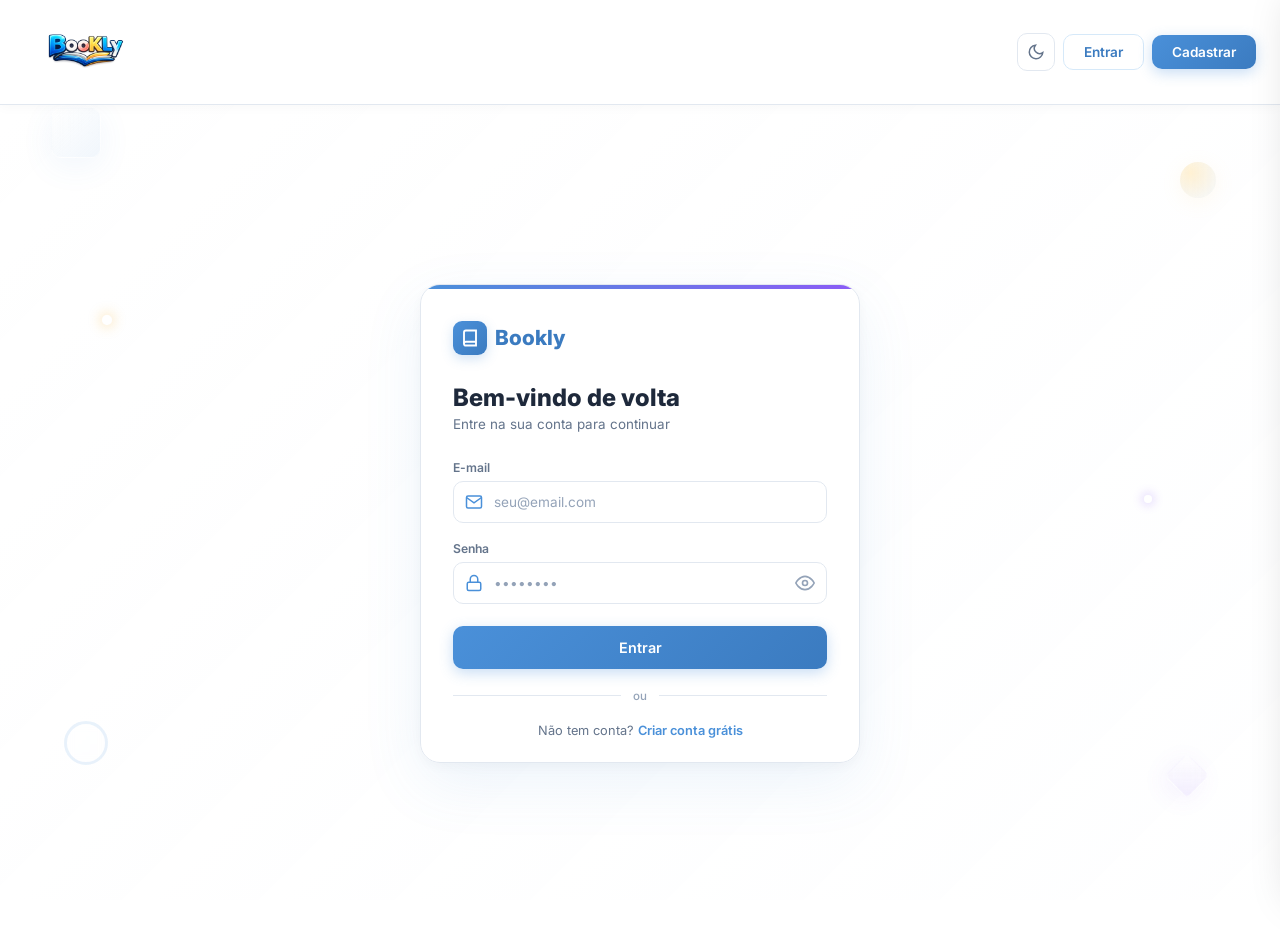
<file: bookly/explorar.html>
<!DOCTYPE html>
<html lang="pt-BR">

<head>
    <meta charset="UTF-8">
    <meta name="viewport" content="width=device-width, initial-scale=1.0">
    <title>Bookly — Explorar livros</title>
    <link rel="preconnect" href="https://fonts.googleapis.com">
    <link rel="stylesheet" href="/css/explorar.css">
    <link href="https://fonts.googleapis.com/css2?family=Inter:wght@400;500;600;700;800;900&display=swap"
        rel="stylesheet">
</head>

<body>
    <nav class="navbar" id="navbar"></nav>
    <div class="menu-overlay" onclick="closeMobileMenu()"></div>
    <aside class="mobile-menu" id="mobile-menu"></aside>
    <div class="layout">
        <aside class="sidebar" id="sidebar"></aside>
        <main class="content">
            <button class="sidebar-toggle" onclick="toggleMobileSidebar()">
                <svg viewBox="0 0 24 24" fill="none" stroke="currentColor" stroke-width="2">
                    <line x1="4" y1="6" x2="20" y2="6" />
                    <line x1="4" y1="12" x2="20" y2="12" />
                    <line x1="4" y1="18" x2="20" y2="18" />
                </svg>
                Filtros
            </button>
            <div class="content-header">
                <div>
                    <h2 id="page-title">Explorar livros</h2>
                    <p id="page-subtitle">Encontre sua próxima leitura</p>
                    <div class="results-count" id="results-count"></div>
                </div>
                <div class="sort-area">
                    <span class="sort-label">Ordenar:</span>
                    <select class="sort-select" id="sort-select" onchange="renderBooks()">
                        <option value="recent">Mais recentes</option>
                        <option value="low">Menor preço</option>
                        <option value="high">Maior preço</option>
                        <option value="rating">Melhor avaliados</option>
                    </select>
                </div>
            </div>
            <div class="book-grid" id="book-grid"></div>
        </main>
    </div>
    <script src="/js/explorar.js"></script>
</body>

</html>
</file>
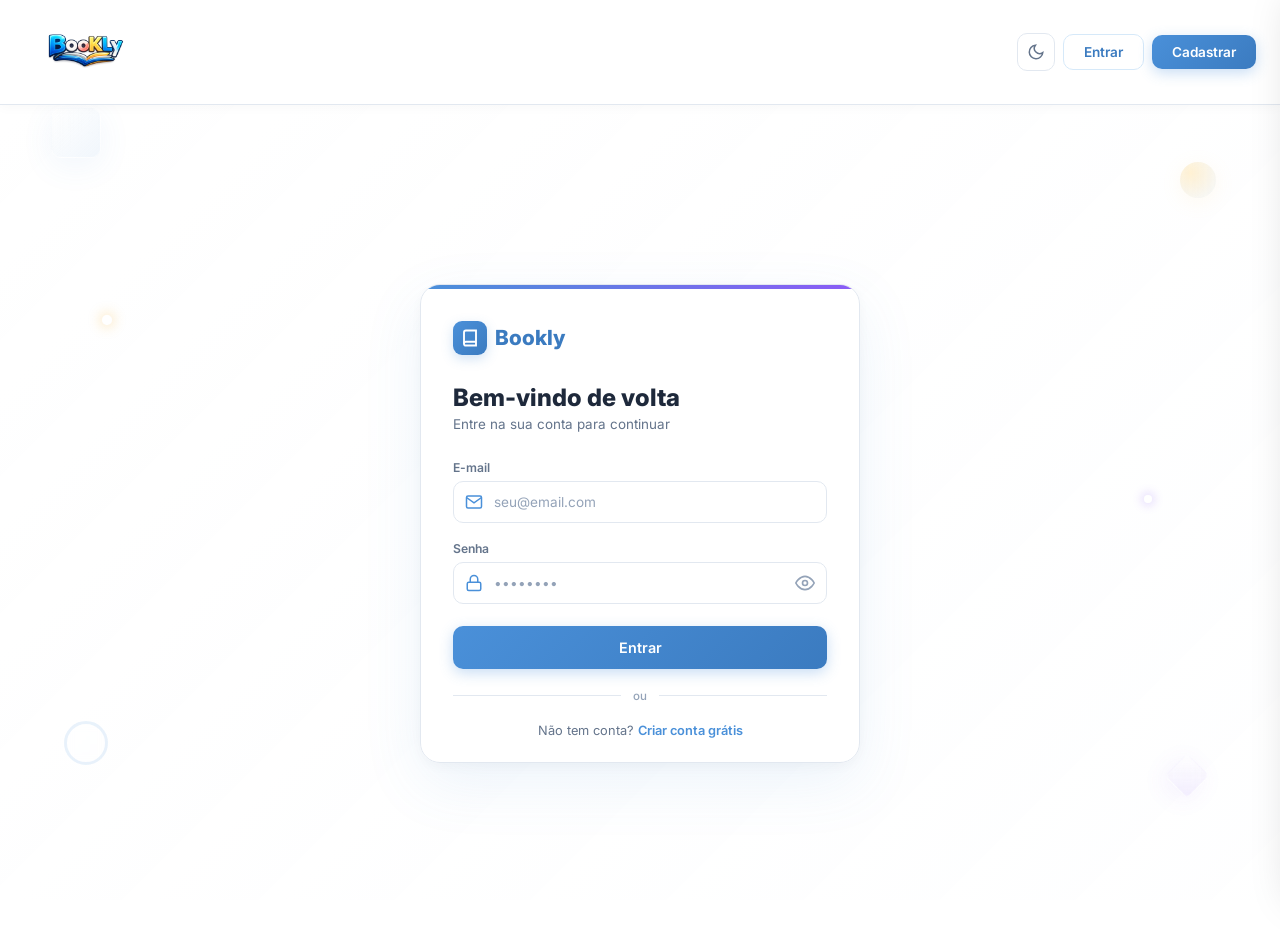
<file: bookly/livro-detalhe.html>
<!DOCTYPE html>
<html lang="pt-BR">

<head>
    <meta charset="UTF-8">
    <meta name="viewport" content="width=device-width, initial-scale=1.0">
    <title>Bookly — Detalhes do livro</title>
    <link rel="preconnect" href="https://fonts.googleapis.com">
    <link rel="stylesheet" href="/css/livro-detalhe.css">
    <link href="https://fonts.googleapis.com/css2?family=Inter:wght@400;500;600;700;800;900&display=swap"
        rel="stylesheet">
</head>

<body>
    <nav class="navbar" id="navbar"></nav>
    <div class="menu-overlay" onclick="closeMobileMenu()"></div>
    <aside class="mobile-menu" id="mobile-menu"></aside>
    <div class="breadcrumb">
        <a href="explorar.html">Explorar</a>
        <svg viewBox="0 0 24 24" fill="none" stroke="currentColor" stroke-width="2">
            <polyline points="9 18 15 12 9 6" />
        </svg>
        <span id="bc-title">Detalhes</span>
    </div>
    <div class="product-container">
        <div id="product-content"></div>
    </div>
    <script src="/js/livro-detalhe.js"></script>
</body>

</html>
</file>
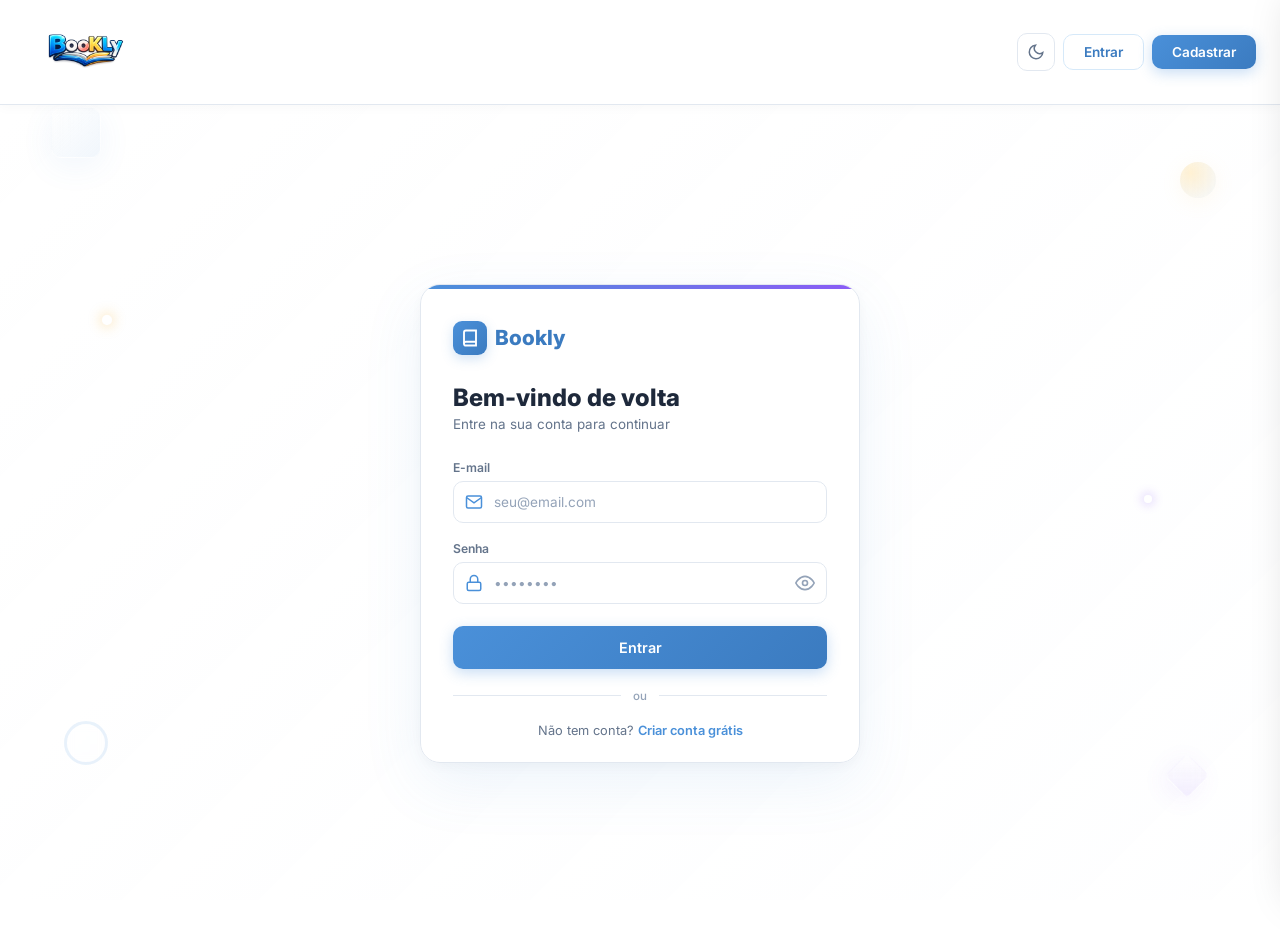
<file: bookly/login.html>
<!DOCTYPE html>
<html lang="pt-BR">

<head>
    <meta charset="UTF-8">
    <meta name="viewport" content="width=device-width, initial-scale=1.0">
    <title>Bookly — Entrar</title>
    <link rel="preconnect" href="https://fonts.googleapis.com">
    <link rel="stylesheet" href="/css/login.css">
    <link href="https://fonts.googleapis.com/css2?family=Inter:wght@400;500;600;700;800;900&display=swap"
        rel="stylesheet">
</head>

<body>

    <!-- ELEMENTOS 3D DECORATIVOS -->
    <div class="float-3d float-cube"></div>
    <div class="float-3d float-orb"></div>
    <div class="float-3d float-ring"></div>
    <div class="float-3d float-diamond"></div>
    <div class="float-3d float-sparkle"></div>
    <div class="float-3d float-sparkle-2"></div>

    <!-- NAVBAR -->
    <nav class="navbar" id="navbar"></nav>

    <!-- MOBILE MENU -->
    <div class="menu-overlay" onclick="closeMobileMenu()"></div>
    <aside class="mobile-menu" id="mobile-menu"></aside>

    <!-- AUTH -->
    <div class="auth-container">
        <div class="auth-card">
            <a href="index.html" class="auth-logo">
                <div class="logo-icon">
                    <svg width="18" height="18" viewBox="0 0 24 24" fill="none" stroke="white" stroke-width="2.5">
                        <path d="M4 19.5A2.5 2.5 0 0 1 6.5 17H20" />
                        <path d="M6.5 2H20v20H6.5A2.5 2.5 0 0 1 4 19.5v-15A2.5 2.5 0 0 1 6.5 2z" />
                    </svg>
                </div>
                <span>Bookly</span>
            </a>

            <h1>Bem-vindo de volta</h1>
            <p class="auth-subtitle">Entre na sua conta para continuar</p>

            <form id="login-form" onsubmit="return handleLogin(event)">
                <div class="field-group">
                    <label class="field-label">E-mail</label>
                    <div class="input-wrapper">
                        <svg class="input-icon" viewBox="0 0 24 24" fill="none" stroke="currentColor" stroke-width="2">
                            <path d="M4 4h16c1.1 0 2 .9 2 2v12c0 1.1-.9 2-2 2H4c-1.1 0-2-.9-2-2V6c0-1.1.9-2 2-2z" />
                            <polyline points="22,6 12,13 2,6" />
                        </svg>
                        <input type="email" id="email" placeholder="seu@email.com" required autocomplete="email">
                    </div>
                </div>

                <div class="field-group">
                    <label class="field-label">Senha</label>
                    <div class="input-wrapper">
                        <svg class="input-icon" viewBox="0 0 24 24" fill="none" stroke="currentColor" stroke-width="2">
                            <rect x="3" y="11" width="18" height="11" rx="2" ry="2" />
                            <path d="M7 11V7a5 5 0 0 1 10 0v4" />
                        </svg>
                        <input type="password" id="password" placeholder="••••••••" required
                            autocomplete="current-password">
                        <svg class="password-toggle" id="toggle-pwd" viewBox="0 0 24 24" fill="none"
                            stroke="currentColor" stroke-width="2" onclick="togglePassword()">
                            <path d="M1 12s4-8 11-8 11 8 11 8-4 8-11 8-11-8-11-8z" />
                            <circle cx="12" cy="12" r="3" />
                        </svg>
                    </div>
                </div>

                <div class="auth-error" id="error-msg">
                    <svg width="16" height="16" viewBox="0 0 24 24" fill="none" stroke="currentColor" stroke-width="2">
                        <circle cx="12" cy="12" r="10" />
                        <line x1="12" y1="8" x2="12" y2="12" />
                        <line x1="12" y1="16" x2="12.01" y2="16" />
                    </svg>
                    <span id="error-text"></span>
                </div>

                <a href="index.html"><button type="submit" class="btn btn-fill btn-block">Entrar</button></a>
            </form>

            <div class="auth-divider"><span>ou</span></div>

            <div class="auth-footer">
                Não tem conta? <a href="cadastro.html">Criar conta grátis</a>
            </div>
        </div>
    </div>

    <script src="/js/login.js"></script>
</body>

</html>
</file>
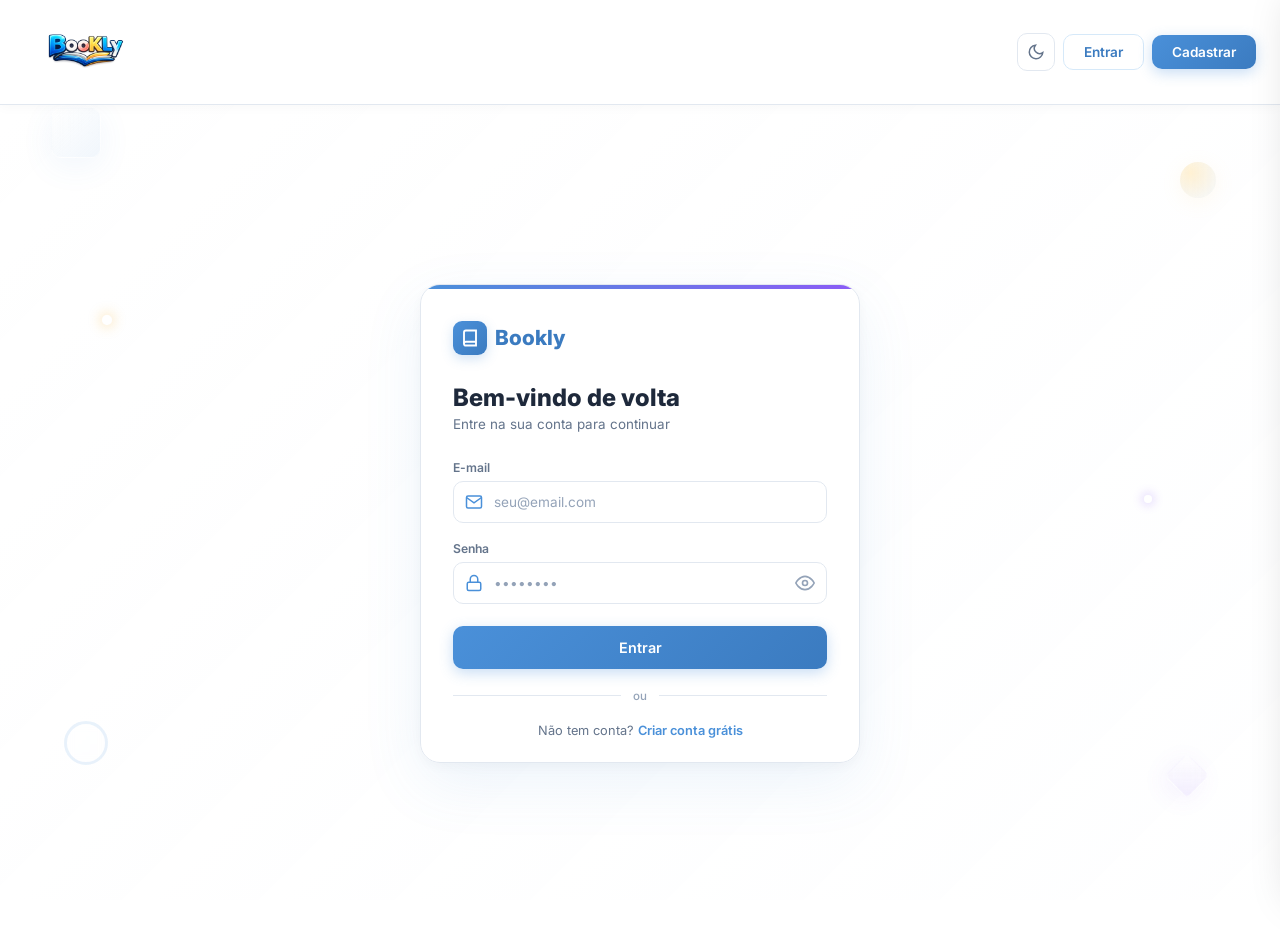
<file: bookly/planos.html>
<!DOCTYPE html>
<html lang="pt-BR">

<head>
    <meta charset="UTF-8">
    <meta name="viewport" content="width=device-width, initial-scale=1.0">
    <title>Bookly — Planos</title>
    <link rel="preconnect" href="https://fonts.googleapis.com">
    <link rel="stylesheet" href="/css/planos.css">
    <link href="https://fonts.googleapis.com/css2?family=Inter:wght@400;500;600;700;800;900&display=swap"
        rel="stylesheet">
</head>

<body>

    <!-- ELEMENTOS 3D -->
    <div class="float-3d fc-cube"></div>
    <div class="float-3d fc-orb"></div>
    <div class="float-3d fc-ring"></div>
    <div class="float-3d fc-diamond"></div>
    <div class="float-3d fc-sparkle"></div>
    <div class="float-3d fc-sparkle2"></div>
    <div class="float-3d fc-sparkle3"></div>

    <!-- NAVBAR -->
    <nav class="navbar" id="navbar"></nav>
    <div class="menu-overlay" onclick="closeMobileMenu()"></div>
    <aside class="mobile-menu" id="mobile-menu"></aside>

    <!-- PLANOS -->
    <div class="container">
        <div class="header">
            <h1>Planos que se adaptam ao seu jeito de ler</h1>
            <p>Mais recursos, mais descobertas e uma experiência de leitura completa.</p>
        </div>

        <div class="plans-grid">
            <!-- INICIANTE -->
            <div class="plan-card plan-blue">
                <div class="plan-badge badge-blue">Mais em conta</div>
                <div class="plan-icon icon-blue">
                    <svg width="26" height="26" viewBox="0 0 24 24" fill="none" stroke="currentColor" stroke-width="2">
                        <path d="M4 19.5A2.5 2.5 0 0 1 6.5 17H20" />
                        <path d="M6.5 2H20v20H6.5A2.5 2.5 0 0 1 4 19.5v-15A2.5 2.5 0 0 1 6.5 2z" />
                    </svg>
                </div>
                <div class="plan-title">Iniciante</div>
                <div class="plan-subtitle">Para quem está começando</div>
                <ul class="plan-features">
                    <li><span class="feat-check"><svg viewBox="0 0 24 24" fill="none" stroke="currentColor"
                                stroke-width="3">
                                <polyline points="20 6 9 17 4 12" />
                            </svg></span>Até 5 anúncios por mês</li>
                    <li><span class="feat-check"><svg viewBox="0 0 24 24" fill="none" stroke="currentColor"
                                stroke-width="3">
                                <polyline points="20 6 9 17 4 12" />
                            </svg></span>Busca por ISBN ou nome</li>
                    <li><span class="feat-check"><svg viewBox="0 0 24 24" fill="none" stroke="currentColor"
                                stroke-width="3">
                                <polyline points="20 6 9 17 4 12" />
                            </svg></span>Comparação simples de preços</li>
                    <li><span class="feat-check"><svg viewBox="0 0 24 24" fill="none" stroke="currentColor"
                                stroke-width="3">
                                <polyline points="20 6 9 17 4 12" />
                            </svg></span>Lista de favoritos</li>
                    <li><span class="feat-check"><svg viewBox="0 0 24 24" fill="none" stroke="currentColor"
                                stroke-width="3">
                                <polyline points="20 6 9 17 4 12" />
                            </svg></span>Suporte por e-mail</li>
                </ul>
                <div class="plan-price"><span class="plan-currency">R$</span><span class="plan-value">19,90</span></div>
                <div class="plan-period">Por mês</div>
                <button class="plan-btn" onclick="selectPlan('Iniciante', 19.90, 'blue')">
                    Escolher plano
                    <svg viewBox="0 0 24 24" fill="none" stroke="currentColor" stroke-width="2.5">
                        <line x1="5" y1="12" x2="19" y2="12" />
                        <polyline points="12 5 19 12 12 19" />
                    </svg>
                </button>
            </div>

            <!-- INTERMEDIÁRIO -->
            <div class="plan-card plan-green">
                <div class="plan-badge badge-green">Recomendado</div>
                <div class="plan-icon icon-green">
                    <svg width="26" height="26" viewBox="0 0 24 24" fill="none" stroke="currentColor" stroke-width="2">
                        <polygon
                            points="12 2 15.09 8.26 22 9.27 17 14.14 18.18 21.02 12 17.77 5.82 21.02 7 14.14 2 9.27 8.91 8.26 12 2" />
                    </svg>
                </div>
                <div class="plan-title">Intermediário</div>
                <div class="plan-subtitle">Para leitores assíduos</div>
                <ul class="plan-features">
                    <li><span class="feat-check"><svg viewBox="0 0 24 24" fill="none" stroke="currentColor"
                                stroke-width="3">
                                <polyline points="20 6 9 17 4 12" />
                            </svg></span>Até 20 anúncios por mês</li>
                    <li><span class="feat-check"><svg viewBox="0 0 24 24" fill="none" stroke="currentColor"
                                stroke-width="3">
                                <polyline points="20 6 9 17 4 12" />
                            </svg></span>Busca avançada com filtros</li>
                    <li><span class="feat-check"><svg viewBox="0 0 24 24" fill="none" stroke="currentColor"
                                stroke-width="3">
                                <polyline points="20 6 9 17 4 12" />
                            </svg></span>Comparação em múltiplas lojas</li>
                    <li><span class="feat-check"><svg viewBox="0 0 24 24" fill="none" stroke="currentColor"
                                stroke-width="3">
                                <polyline points="20 6 9 17 4 12" />
                            </svg></span>Alertas de preço personalizados</li>
                    <li><span class="feat-check"><svg viewBox="0 0 24 24" fill="none" stroke="currentColor"
                                stroke-width="3">
                                <polyline points="20 6 9 17 4 12" />
                            </svg></span>Suporte prioritário por chat</li>
                </ul>
                <div class="plan-price"><span class="plan-currency">R$</span><span class="plan-value">24,90</span></div>
                <div class="plan-period">Por mês</div>
                <button class="plan-btn" onclick="selectPlan('Intermediário', 24.90, 'green')">
                    Escolher plano
                    <svg viewBox="0 0 24 24" fill="none" stroke="currentColor" stroke-width="2.5">
                        <line x1="5" y1="12" x2="19" y2="12" />
                        <polyline points="12 5 19 12 12 19" />
                    </svg>
                </button>
            </div>

            <!-- AVANÇADO -->
            <div class="plan-card plan-purple">
                <div class="plan-badge badge-purple">Mais Vendido</div>
                <div class="plan-icon icon-purple">
                    <svg width="26" height="26" viewBox="0 0 24 24" fill="none" stroke="currentColor" stroke-width="2">
                        <path d="M2 20h20l-2-12-4 4-4-8-4 8-4-4-2 12z" />
                    </svg>
                </div>
                <div class="plan-title">Avançado</div>
                <div class="plan-subtitle">Para colecionadores e lojistas</div>
                <ul class="plan-features">
                    <li><span class="feat-check"><svg viewBox="0 0 24 24" fill="none" stroke="currentColor"
                                stroke-width="3">
                                <polyline points="20 6 9 17 4 12" />
                            </svg></span>Anúncios ilimitados</li>
                    <li><span class="feat-check"><svg viewBox="0 0 24 24" fill="none" stroke="currentColor"
                                stroke-width="3">
                                <polyline points="20 6 9 17 4 12" />
                            </svg></span>Relatórios de mercado completos</li>
                    <li><span class="feat-check"><svg viewBox="0 0 24 24" fill="none" stroke="currentColor"
                                stroke-width="3">
                                <polyline points="20 6 9 17 4 12" />
                            </svg></span>Comparação premium em tempo real</li>
                    <li><span class="feat-check"><svg viewBox="0 0 24 24" fill="none" stroke="currentColor"
                                stroke-width="3">
                                <polyline points="20 6 9 17 4 12" />
                            </svg></span>Estatísticas de visualizações</li>
                    <li><span class="feat-check"><svg viewBox="0 0 24 24" fill="none" stroke="currentColor"
                                stroke-width="3">
                                <polyline points="20 6 9 17 4 12" />
                            </svg></span>Suporte dedicado 24/7</li>
                </ul>
                <div class="plan-price"><span class="plan-currency">R$</span><span class="plan-value">49,90</span></div>
                <div class="plan-period">Por mês</div>
                <button class="plan-btn" onclick="selectPlan('Avançado', 49.90, 'purple')">
                    Escolher plano
                    <svg viewBox="0 0 24 24" fill="none" stroke="currentColor" stroke-width="2.5">
                        <line x1="5" y1="12" x2="19" y2="12" />
                        <polyline points="12 5 19 12 12 19" />
                    </svg>
                </button>
            </div>
        </div>
    </div>
    <script src="/js/planos.js"></script>
</body>

</html>
</file>
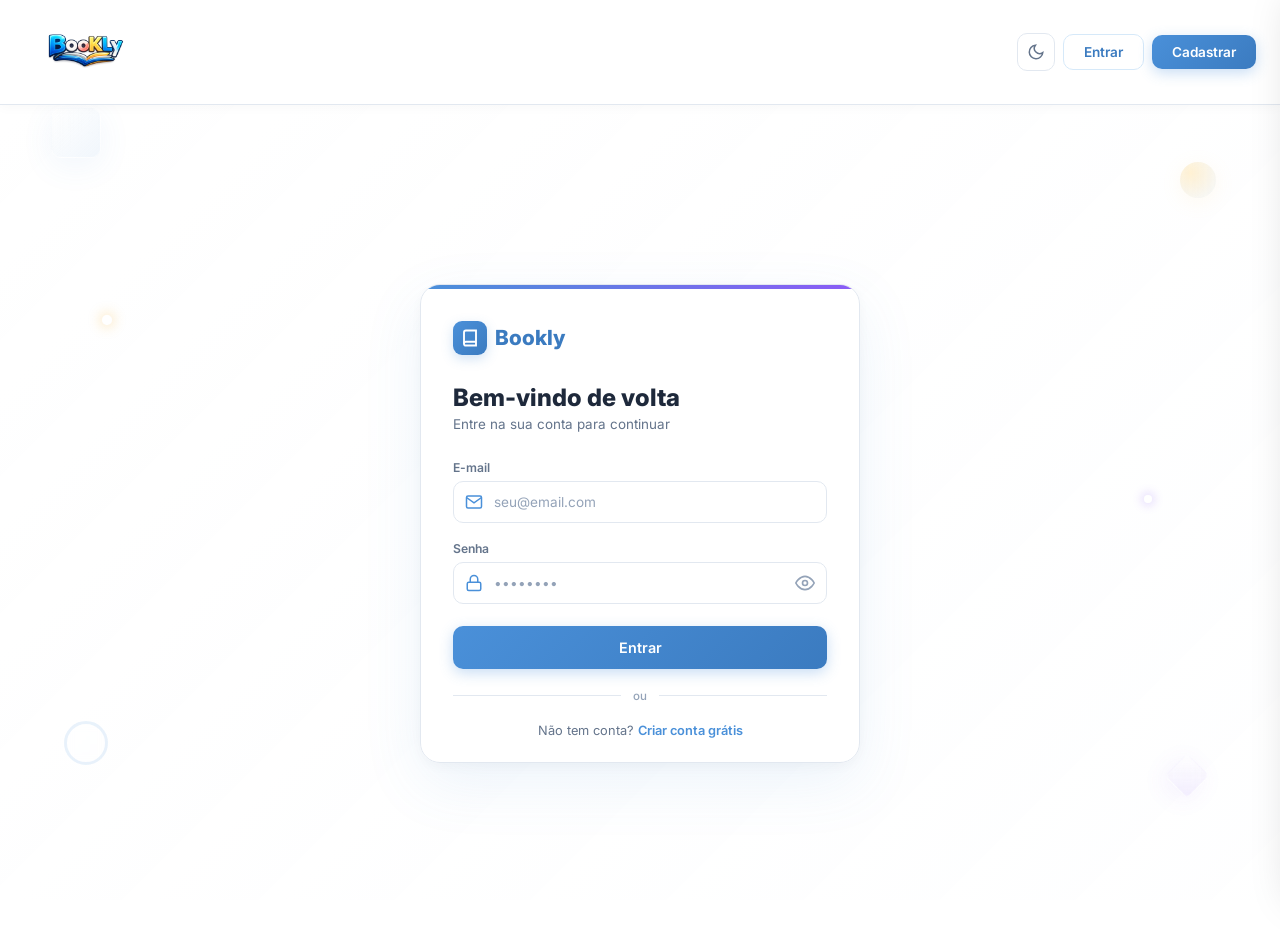
<file: bookly/precificacao.html>
<!DOCTYPE html>
<html lang="pt-BR">

<head>
    <meta charset="UTF-8">
    <meta name="viewport" content="width=device-width, initial-scale=1.0">
    <title>Bookly — Precificação</title>
    <link rel="preconnect" href="https://fonts.googleapis.com">
    <link rel="preconnect" href="https://fonts.gstatic.com" crossorigin>
    <link rel="stylesheet" href="/css/precificacao.css">
    <link href="https://fonts.googleapis.com/css2?family=Inter:wght@400;500;600;700;800;900&display=swap"
        rel="stylesheet">
</head>

<body>

    <nav class="navbar" id="navbar"></nav>
    <div class="menu-overlay" onclick="closeMobileMenu()"></div>
    <aside class="mobile-menu" id="mobile-menu"></aside>

    <div class="card-wrap">
        <div class="card">
            <div class="card-header">
                <h1>Cadastre seu livro</h1>
            </div>

            <div class="step-tracker">
                <div class="step-node">
                    <div class="step-dot completed"><svg width="11" height="11" viewBox="0 0 24 24" fill="none"
                            stroke="currentColor" stroke-width="3">
                            <polyline points="20 6 9 17 4 12" />
                        </svg></div><span class="step-text completed">Informações básicas</span>
                </div>
                <div class="step-bar completed"></div>
                <div class="step-node">
                    <div class="step-dot completed"><svg width="11" height="11" viewBox="0 0 24 24" fill="none"
                            stroke="currentColor" stroke-width="3">
                            <polyline points="20 6 9 17 4 12" />
                        </svg></div><span class="step-text completed">Características físicas</span>
                </div>
                <div class="step-bar completed"></div>
                <div class="step-node">
                    <div class="step-dot active">3</div><span class="step-text active">Precificação</span>
                </div>
            </div>

            <div class="section-label">Recomendação de preço</div>

            <div id="content-area">
                <div class="loading-area">
                    <div class="loading-spinner"></div>
                    <div class="loading-text">Analisando dados do livro...</div>
                </div>
            </div>

            <div class="card-footer">
                <span class="step-info">Passo 3 de 3</span>
                <div class="footer-btns">
                    <a href="estado-exemplar.html" class="btn btn-outline">Voltar</a>
                    <button class="btn btn-green" onclick="finalizarRegistro()">Registrar</button>
                </div>
            </div>
            <div class="dots"><span class="dot active"></span><span class="dot active"></span><span
                    class="dot active"></span></div>
        </div>
    </div>
    <script src="/js/precificacao.js"></script>
</body>

</html>
</file>
<file: css/landing.css>
*,
*::before,
*::after {
  margin: 0;
  padding: 0;
  box-sizing: border-box;
}

:root {
  --azul: #4A90D9;
  --azul-escuro: #3B7BC0;
  --azul-claro: #E8F1FB;
  --azul-suave: #D6E9F9;
  --azul-glow: rgba(74, 144, 217, 0.12);
  --verde: #48BB78;
  --roxo: #8B5CF6;
  --roxo-escuro: #7C3AED;
  --roxo-claro: #F5F3FF;
  --dourado: #F6B73C;
  --vermelho: #F56565;
  --branco: #FFFFFF;
  --bg-primary: #FFFFFF;
  --bg-secondary: #F7F9FC;
  --bg-tertiary: #EEF2F7;
  --text-primary: #0F172A;
  --text-secondary: #475569;
  --text-tertiary: #94A3B8;
  --border: #E2E8F0;
  --border-strong: #CBD5E1;
  --sombra-sm: 0 1px 3px rgba(0, 0, 0, 0.04);
  --sombra: 0 4px 16px rgba(0, 0, 0, 0.06);
  --sombra-card: 0 12px 40px rgba(15, 23, 42, 0.08), 0 4px 12px rgba(0, 0, 0, 0.03);
  --sombra-hover: 0 24px 60px rgba(15, 23, 42, 0.12), 0 8px 20px rgba(0, 0, 0, 0.05);
  --raio: 12px;
  --raio-sm: 8px;
  --raio-lg: 18px;
  --transition: 0.25s cubic-bezier(0.4, 0, 0.2, 1);
  --font: 'Inter', -apple-system, BlinkMacSystemFont, sans-serif;
}

[data-theme="dark"] {
  --azul-claro: #1B2A41;
  --azul-suave: #162236;
  --azul-glow: rgba(74, 144, 217, 0.2);
  --roxo-claro: #1F1A33;
  --branco: #1A1F2E;
  --bg-primary: #131826;
  --bg-secondary: #1A1F2E;
  --bg-tertiary: #232938;
  --text-primary: #F1F5F9;
  --text-secondary: #94A3B8;
  --text-tertiary: #64748B;
  --border: #2A3142;
  --border-strong: #3A4256;
  --sombra-card: 0 12px 40px rgba(0, 0, 0, 0.4), 0 4px 12px rgba(0, 0, 0, 0.2);
  --sombra-hover: 0 24px 60px rgba(0, 0, 0, 0.5), 0 8px 20px rgba(0, 0, 0, 0.3);
}

html {
  scroll-behavior: smooth;
}

body {
  font-family: var(--font);
  background: var(--bg-secondary);
  color: var(--text-primary);
  overflow-x: hidden;
  min-height: 100vh;
  line-height: 1.5;
  -webkit-font-smoothing: antialiased;
}

a {
  color: inherit;
  text-decoration: none;
}

button {
  font-family: inherit;
  cursor: pointer;
  border: none;
  background: none;
}

input {
  font-family: inherit;
  outline: none;
}

::-webkit-scrollbar {
  width: 5px;
}

::-webkit-scrollbar-track {
  background: transparent;
}

::-webkit-scrollbar-thumb {
  background: var(--border-strong);
  border-radius: 3px;
}

@keyframes fadeUp {
  from {
    opacity: 0;
    transform: translateY(16px);
  }

  to {
    opacity: 1;
    transform: translateY(0);
  }
}

@keyframes fadeIn {
  from {
    opacity: 0;
  }

  to {
    opacity: 1;
  }
}

@keyframes scaleIn {
  from {
    opacity: 0;
    transform: scale(0.97);
  }

  to {
    opacity: 1;
    transform: scale(1);
  }
}

.reveal {
  opacity: 0;
  transform: translateY(20px);
  transition: opacity 0.6s var(--transition), transform 0.6s var(--transition);
}

.reveal.visible {
  opacity: 1;
  transform: translateY(0);
}

.navbar {
  display: flex;
  align-items: center;
  gap: 24px;
  padding: 0 32px;
  height: 60px;
  background: rgba(255, 255, 255, 0.85);
  backdrop-filter: saturate(180%) blur(16px);
  border-bottom: 1px solid var(--border);
  position: sticky;
  top: 0;
  z-index: 100;
  flex-shrink: 0;
}

[data-theme="dark"] .navbar {
  background: rgba(19, 24, 38, 0.85);
}

.logo {
  display: flex;
  align-items: center;
  gap: 8px;
  font-size: 1.15rem;
  font-weight: 800;
  color: var(--text-primary);
  letter-spacing: -0.3px;
  flex-shrink: 0;
  transition: var(--transition);
}

.logo:hover {
  opacity: 0.85;
}

.logo-icon {
  width: 30px;
  height: 30px;
  background: linear-gradient(135deg, var(--azul), var(--azul-escuro));
  border-radius: 7px;
  display: flex;
  align-items: center;
  justify-content: center;
  box-shadow: 0 2px 8px rgba(74, 144, 217, 0.25);
}

.nav-links {
  display: flex;
  align-items: center;
  gap: 2px;
}

.nav-link {
  padding: 7px 14px;
  border-radius: 7px;
  font-size: 0.82rem;
  font-weight: 500;
  color: var(--text-secondary);
  transition: var(--transition);
}

.nav-link:hover {
  background: var(--bg-tertiary);
  color: var(--text-primary);
}

.nav-spacer {
  flex: 1;
}

.nav-actions {
  display: flex;
  align-items: center;
  gap: 6px;
  flex-shrink: 0;
}

.nav-btn-icon {
  width: 34px;
  height: 34px;
  border: 1px solid var(--border);
  border-radius: 8px;
  background: var(--bg-primary);
  display: flex;
  align-items: center;
  justify-content: center;
  color: var(--text-secondary);
  transition: var(--transition);
}

.nav-btn-icon:hover {
  border-color: var(--border-strong);
  color: var(--text-primary);
}

.nav-btn-icon svg {
  width: 16px;
  height: 16px;
}

.btn {
  padding: 8px 18px;
  border-radius: 8px;
  font-size: 0.82rem;
  font-weight: 600;
  transition: var(--transition);
  display: inline-flex;
  align-items: center;
  justify-content: center;
  gap: 6px;
  white-space: nowrap;
}

.btn-outline {
  background: var(--bg-primary);
  color: var(--text-primary);
  border: 1px solid var(--border-strong);
}

.btn-outline:hover {
  border-color: var(--text-secondary);
  background: var(--bg-tertiary);
}

.btn-fill {
  background: var(--text-primary);
  color: var(--bg-primary);
  border: 1px solid var(--text-primary);
}

[data-theme="dark"] .btn-fill {
  background: var(--azul);
  border-color: var(--azul);
  color: var(--branco);
}

.btn-fill:hover {
  opacity: 0.88;
  transform: translateY(-1px);
}

.btn-lg {
  padding: 13px 28px;
  font-size: 0.9rem;
  border-radius: 10px;
}

.btn-primary {
  background: var(--azul);
  color: var(--branco);
  border: 1px solid var(--azul);
}

.btn-primary:hover {
  background: var(--azul-escuro);
  border-color: var(--azul-escuro);
  transform: translateY(-1px);
  box-shadow: 0 4px 14px rgba(74, 144, 217, 0.3);
}

.btn-danger {
  background: var(--bg-primary);
  color: var(--vermelho);
  border: 1px solid rgba(245, 101, 101, 0.3);
}

.btn-danger:hover {
  background: rgba(245, 101, 101, 0.08);
  border-color: var(--vermelho);
}

.user-badge {
  display: flex;
  align-items: center;
  gap: 8px;
  padding: 4px 12px 4px 4px;
  background: var(--bg-tertiary);
  border-radius: 20px;
  transition: var(--transition);
}

.user-badge:hover {
  background: var(--border);
}

.user-avatar {
  width: 28px;
  height: 28px;
  border-radius: 50%;
  background: linear-gradient(135deg, var(--azul), var(--azul-escuro));
  display: flex;
  align-items: center;
  justify-content: center;
  color: var(--branco);
  font-weight: 700;
  font-size: 0.75rem;
}

.user-name {
  font-size: 0.78rem;
  font-weight: 600;
  color: var(--text-primary);
  max-width: 100px;
  white-space: nowrap;
  overflow: hidden;
  text-overflow: ellipsis;
}

.hamburger {
  display: none;
  width: 34px;
  height: 34px;
  flex-direction: column;
  justify-content: center;
  align-items: center;
  gap: 4px;
  border: 1px solid var(--border-strong);
  border-radius: 8px;
  background: var(--bg-primary);
  cursor: pointer;
  transition: var(--transition);
}

.hamburger:hover {
  border-color: var(--text-secondary);
}

.hamburger span {
  width: 16px;
  height: 2px;
  background: var(--text-primary);
  border-radius: 2px;
  transition: var(--transition);
}

.hamburger.open span:nth-child(1) {
  transform: translateY(6px) rotate(45deg);
}

.hamburger.open span:nth-child(2) {
  opacity: 0;
}

.hamburger.open span:nth-child(3) {
  transform: translateY(-6px) rotate(-45deg);
}

.mobile-menu {
  position: fixed;
  top: 0;
  right: -300px;
  width: 280px;
  height: 100vh;
  background: var(--bg-primary);
  z-index: 200;
  display: flex;
  flex-direction: column;
  padding: 20px 16px;
  transition: right 0.35s var(--transition);
  overflow-y: auto;
  box-shadow: -8px 0 40px rgba(0, 0, 0, 0.12);
}

.mobile-menu.open {
  right: 0;
}

.mobile-menu-header {
  display: flex;
  align-items: center;
  justify-content: space-between;
  margin-bottom: 16px;
  padding-bottom: 14px;
  border-bottom: 1px solid var(--border);
}

.mobile-menu-close {
  width: 30px;
  height: 30px;
  border: 1px solid var(--border);
  border-radius: 7px;
  display: flex;
  align-items: center;
  justify-content: center;
  color: var(--text-secondary);
}

.mobile-menu-item {
  display: flex;
  align-items: center;
  gap: 10px;
  padding: 12px 14px;
  border-radius: 10px;
  font-size: 0.85rem;
  font-weight: 500;
  color: var(--text-secondary);
  transition: var(--transition);
  margin-bottom: 2px;
}

.mobile-menu-item:hover {
  background: var(--bg-tertiary);
  color: var(--text-primary);
}

.mobile-menu-item svg {
  width: 18px;
  height: 18px;
}

.mobile-menu-divider {
  height: 1px;
  background: var(--border);
  margin: 12px 0;
}

.mobile-menu-user {
  display: flex;
  align-items: center;
  gap: 10px;
  padding: 10px 12px;
  background: var(--bg-tertiary);
  border-radius: 10px;
  margin-bottom: 12px;
}

.mobile-menu-user-avatar {
  width: 36px;
  height: 36px;
  border-radius: 50%;
  background: linear-gradient(135deg, var(--azul), var(--azul-escuro));
  display: flex;
  align-items: center;
  justify-content: center;
  color: var(--branco);
  font-weight: 700;
  font-size: 0.85rem;
}

.mobile-menu-user-info {
  flex: 1;
  min-width: 0;
}

.mobile-menu-user-name {
  font-size: 0.8rem;
  font-weight: 700;
  color: var(--text-primary);
  white-space: nowrap;
  overflow: hidden;
  text-overflow: ellipsis;
}

.mobile-menu-user-email {
  font-size: 0.66rem;
  color: var(--text-secondary);
  white-space: nowrap;
  overflow: hidden;
  text-overflow: ellipsis;
}

.menu-overlay {
  position: fixed;
  inset: 0;
  background: rgba(0, 0, 0, 0.35);
  z-index: 150;
  opacity: 0;
  pointer-events: none;
  transition: opacity 0.25s;
}

.menu-overlay.show {
  opacity: 1;
  pointer-events: all;
}

.hero {
  position: relative;
  padding: 80px 32px 100px;
  overflow: hidden;
}

.hero-bg {
  position: absolute;
  inset: 0;
  z-index: 0;
  background: linear-gradient(180deg, var(--azul-claro) 0%, var(--bg-secondary) 100%);
}

[data-theme="dark"] .hero-bg {
  background: linear-gradient(180deg, var(--bg-tertiary) 0%, var(--bg-secondary) 100%);
}

.hero-bg::before {
  content: '';
  position: absolute;
  top: -20%;
  right: -10%;
  width: 500px;
  height: 500px;
  background: radial-gradient(circle, rgba(74, 144, 217, 0.08) 0%, transparent 70%);
  border-radius: 50%;
  filter: blur(40px);
}

.hero-bg::after {
  content: '';
  position: absolute;
  bottom: -20%;
  left: -10%;
  width: 400px;
  height: 400px;
  background: radial-gradient(circle, rgba(139, 92, 246, 0.06) 0%, transparent 70%);
  border-radius: 50%;
  filter: blur(40px);
}

.hero-inner {
  max-width: 760px;
  margin: 0 auto;
  text-align: center;
  position: relative;
  z-index: 1;
}

.hero-badge {
  display: inline-flex;
  align-items: center;
  gap: 6px;
  padding: 4px 14px;
  background: var(--bg-primary);
  border: 1px solid var(--border);
  border-radius: 20px;
  font-size: 0.72rem;
  font-weight: 600;
  color: var(--text-secondary);
  margin-bottom: 28px;
  box-shadow: var(--sombra-sm);
  animation: fadeUp 0.5s var(--transition);
}

.hero-badge .dot {
  width: 6px;
  height: 6px;
  border-radius: 50%;
  background: var(--verde);
  box-shadow: 0 0 6px rgba(72, 187, 120, 0.4);
}

.hero h1 {
  font-size: clamp(1.9rem, 5vw, 3.2rem);
  font-weight: 800;
  letter-spacing: -1.5px;
  line-height: 1.08;
  margin-bottom: 20px;
  color: var(--text-primary);
  animation: fadeUp 0.5s 0.1s var(--transition) both;
}

.hero h1 em {
  font-style: normal;
  color: var(--azul);
}

.hero p {
  font-size: clamp(0.9rem, 1.8vw, 1.08rem);
  color: var(--text-secondary);
  line-height: 1.65;
  margin-bottom: 36px;
  max-width: 540px;
  margin-left: auto;
  margin-right: auto;
  animation: fadeUp 0.5s 0.2s var(--transition) both;
}

.hero-actions {
  display: flex;
  gap: 12px;
  justify-content: center;
  flex-wrap: wrap;
  margin-bottom: 60px;
  animation: fadeUp 0.5s 0.3s var(--transition) both;
}

.hero-stats {
  display: flex;
  gap: 0;
  justify-content: center;
  border-top: 1px solid var(--border);
  padding-top: 32px;
  animation: fadeUp 0.5s 0.4s var(--transition) both;
}

.stat {
  text-align: center;
  padding: 0 28px;
  border-right: 1px solid var(--border);
}

.stat:last-child {
  border-right: none;
}

.stat strong {
  display: block;
  font-size: 1.6rem;
  font-weight: 800;
  color: var(--text-primary);
  letter-spacing: -0.5px;
}

.stat span {
  font-size: 0.72rem;
  color: var(--text-tertiary);
  font-weight: 500;
  margin-top: 2px;
  display: block;
}

.section {
  padding: 80px 32px;
  max-width: 1120px;
  margin: 0 auto;
}

.section-head {
  text-align: center;
  margin-bottom: 48px;
}

.section-head h2 {
  font-size: clamp(1.4rem, 3vw, 2rem);
  font-weight: 800;
  color: var(--text-primary);
  letter-spacing: -0.5px;
  margin-bottom: 8px;
}

.section-head p {
  font-size: 0.88rem;
  color: var(--text-secondary);
  max-width: 480px;
  margin: 0 auto;
}

.features-grid {
  display: grid;
  grid-template-columns: 1fr 1fr;
  gap: 16px;
}

.feature-card {
  background: var(--bg-primary);
  border: 1px solid var(--border);
  border-radius: var(--raio-lg);
  padding: 28px 24px;
  transition: var(--transition);
  position: relative;
}

.feature-card:hover {
  border-color: var(--border-strong);
  box-shadow: var(--sombra-card);
  transform: translateY(-2px);
}

.feature-card.large {
  grid-column: 1 / -1;
  display: flex;
  align-items: center;
  gap: 24px;
  padding: 32px;
}

.feature-card.large .feature-content {
  flex: 1;
}

.feature-card.large .feature-visual {
  flex: 0 0 200px;
  height: 140px;
  background: var(--bg-tertiary);
  border-radius: var(--raio);
  display: flex;
  align-items: center;
  justify-content: center;
  overflow: hidden;
}

.feature-icon {
  width: 44px;
  height: 44px;
  border-radius: 10px;
  display: flex;
  align-items: center;
  justify-content: center;
  margin-bottom: 16px;
}

.feature-card:nth-child(1) .feature-icon {
  background: var(--azul-claro);
  color: var(--azul);
}

.feature-card:nth-child(2) .feature-icon {
  background: var(--roxo-claro);
  color: var(--roxo);
}

.feature-card:nth-child(3) .feature-icon {
  background: rgba(72, 187, 120, 0.12);
  color: var(--verde);
}

.feature-card h3 {
  font-size: 1.05rem;
  font-weight: 700;
  color: var(--text-primary);
  margin-bottom: 6px;
}

.feature-card p {
  font-size: 0.84rem;
  color: var(--text-secondary);
  line-height: 1.55;
}

.feature-tag {
  display: inline-block;
  margin-top: 12px;
  padding: 3px 10px;
  background: var(--bg-tertiary);
  border-radius: 6px;
  font-size: 0.68rem;
  font-weight: 600;
  color: var(--text-secondary);
}

.comparison {
  background: var(--bg-primary);
  border-top: 1px solid var(--border);
  border-bottom: 1px solid var(--border);
  padding: 48px 32px;
}

.comparison-inner {
  max-width: 960px;
  margin: 0 auto;
  text-align: center;
}

.comparison h3 {
  font-size: 0.82rem;
  font-weight: 600;
  color: var(--text-tertiary);
  text-transform: uppercase;
  letter-spacing: 1px;
  margin-bottom: 24px;
}

.stores {
  display: flex;
  justify-content: center;
  align-items: center;
  gap: 0;
  flex-wrap: wrap;
}

.store {
  padding: 8px 20px;
  font-size: 0.9rem;
  font-weight: 700;
  color: var(--text-tertiary);
  transition: var(--transition);
  cursor: default;
}

.store:hover {
  color: var(--text-primary);
}

.store-sep {
  color: var(--border-strong);
  font-size: 0.7rem;
}

.how {
  background: var(--bg-primary);
  border-top: 1px solid var(--border);
  border-bottom: 1px solid var(--border);
}

.steps {
  display: grid;
  grid-template-columns: repeat(3, 1fr);
  gap: 32px;
}

.step-item {
  text-align: center;
}

.step-icon {
  width: 56px;
  height: 56px;
  border-radius: 14px;
  background: var(--bg-tertiary);
  display: flex;
  align-items: center;
  justify-content: center;
  margin: 0 auto 16px;
  color: var(--text-secondary);
}

.step-item h4 {
  font-size: 0.95rem;
  font-weight: 700;
  color: var(--text-primary);
  margin-bottom: 6px;
}

.step-item p {
  font-size: 0.82rem;
  color: var(--text-secondary);
  line-height: 1.5;
}

.step-num {
  display: inline-block;
  font-size: 0.68rem;
  font-weight: 700;
  color: var(--azul);
  background: var(--azul-claro);
  padding: 2px 8px;
  border-radius: 6px;
  margin-bottom: 10px;
}

.cta {
  padding: 100px 32px;
  text-align: center;
  position: relative;
  overflow: hidden;
}

.cta-inner {
  max-width: 520px;
  margin: 0 auto;
  position: relative;
  z-index: 1;
}

.cta h2 {
  font-size: clamp(1.4rem, 3vw, 2rem);
  font-weight: 800;
  color: var(--text-primary);
  letter-spacing: -0.5px;
  margin-bottom: 10px;
}

.cta p {
  font-size: 0.86rem;
  color: var(--text-secondary);
  margin-bottom: 28px;
}

.footer {
  background: var(--bg-primary);
  border-top: 1px solid var(--border);
  padding: 48px 32px 24px;
}

.footer-inner {
  max-width: 1120px;
  margin: 0 auto;
}

.footer-grid {
  display: grid;
  grid-template-columns: 2fr 1fr 1fr 1fr;
  gap: 32px;
  margin-bottom: 32px;
}

.footer-brand .logo {
  margin-bottom: 12px;
}

.footer-brand p {
  font-size: 0.78rem;
  color: var(--text-secondary);
  line-height: 1.6;
  max-width: 280px;
}

.footer-col h5 {
  font-size: 0.78rem;
  font-weight: 700;
  color: var(--text-primary);
  margin-bottom: 12px;
}

.footer-col a {
  display: block;
  font-size: 0.78rem;
  color: var(--text-secondary);
  padding: 4px 0;
  transition: var(--transition);
}

.footer-col a:hover {
  color: var(--text-primary);
}

.footer-bottom {
  border-top: 1px solid var(--border);
  padding-top: 20px;
  display: flex;
  justify-content: space-between;
  align-items: center;
}

.footer-bottom p {
  font-size: 0.74rem;
  color: var(--text-tertiary);
}

.footer-social {
  display: flex;
  gap: 8px;
}

.footer-social a {
  width: 30px;
  height: 30px;
  border: 1px solid var(--border);
  border-radius: 7px;
  display: flex;
  align-items: center;
  justify-content: center;
  color: var(--text-secondary);
  transition: var(--transition);
}

.footer-social a:hover {
  border-color: var(--border-strong);
  color: var(--text-primary);
}

.footer-social svg {
  width: 14px;
  height: 14px;
}

.notification {
  position: fixed;
  bottom: 20px;
  right: 20px;
  background: var(--bg-primary);
  border: 1px solid var(--border);
  padding: 10px 18px;
  border-radius: 10px;
  font-size: 0.8rem;
  font-weight: 600;
  box-shadow: var(--sombra-card);
  z-index: 9999;
  display: flex;
  align-items: center;
  gap: 8px;
  animation: notifIn 0.3s var(--transition);
}

@keyframes notifIn {
  from {
    opacity: 0;
    transform: translateY(12px);
  }

  to {
    opacity: 1;
    transform: translateY(0);
  }
}

@media (max-width: 768px) {
  .nav-links {
    display: none;
  }

  .hamburger {
    display: flex;
  }

  .nav-actions .btn {
    display: none;
  }

  .nav-actions .user-badge {
    display: none;
  }

  .navbar {
    padding: 0 16px;
    height: 54px;
    gap: 12px;
  }

  .logo {
    font-size: 1.05rem;
  }

  .logo-icon {
    width: 28px;
    height: 28px;
  }

  .hero {
    padding: 48px 16px 64px;
  }

  .hero-badge {
    font-size: 0.66rem;
  }

  .hero-actions {
    flex-direction: column;
    width: 100%;
  }

  .hero-actions .btn {
    width: 100%;
  }

  .hero-stats {
    flex-direction: column;
    gap: 16px;
    border-top: none;
    padding-top: 0;
  }

  .stat {
    border-right: none;
    border-bottom: 1px solid var(--border);
    padding: 12px 0;
  }

  .stat:last-child {
    border-bottom: none;
  }

  .stat strong {
    font-size: 1.3rem;
  }

  .section {
    padding: 56px 16px;
  }

  .features-grid {
    grid-template-columns: 1fr;
  }

  .feature-card.large {
    flex-direction: column;
    padding: 24px;
    text-align: center;
  }

  .feature-card.large .feature-visual {
    flex: none;
    width: 100%;
    height: 100px;
  }

  .steps {
    grid-template-columns: 1fr;
    gap: 24px;
  }

  .comparison {
    padding: 32px 16px;
  }

  .stores {
    gap: 4px;
  }

  .store {
    padding: 6px 12px;
    font-size: 0.78rem;
  }

  .store-sep {
    display: none;
  }

  .cta {
    padding: 64px 16px;
  }

  .footer {
    padding: 32px 16px 16px;
  }

  .footer-grid {
    grid-template-columns: 1fr;
    gap: 20px;
  }

  .footer-bottom {
    flex-direction: column;
    gap: 12px;
    text-align: center;
  }
}

@media (max-width: 480px) {
  .hero h1 {
    font-size: 1.7rem;
  }

  .hero p {
    font-size: 0.82rem;
  }

  .section-head h2 {
    font-size: 1.25rem;
  }

  .feature-card {
    padding: 20px 16px;
  }

  .feature-card h3 {
    font-size: 0.95rem;
  }
}

@media (max-width: 768px) {
  .nav-actions .btn-vender {
    display: none !important;
  }
}
</file>
<file: css/cadastrar-livro.css>
*,
*::before,
*::after {
    margin: 0;
    padding: 0;
    box-sizing: border-box;
}

:root {
    --azul: #4A90D9;
    --azul-escuro: #3B7BC0;
    --azul-claro: #E8F1FB;
    --azul-suave: #D6E9F9;
    --azul-glow: rgba(74, 144, 217, 0.12);
    --verde: #48BB78;
    --roxo: #8B5CF6;
    --dourado: #F6B73C;
    --vermelho: #F56565;
    --branco: #FFFFFF;
    --bg-primary: #FFFFFF;
    --bg-secondary: #F7F9FC;
    --bg-tertiary: #EEF2F7;
    --text-primary: #0F172A;
    --text-secondary: #475569;
    --text-tertiary: #94A3B8;
    --border: #E2E8F0;
    --border-strong: #CBD5E1;
    --sombra-sm: 0 1px 3px rgba(0, 0, 0, 0.04);
    --sombra-card: 0 12px 40px rgba(15, 23, 42, 0.08), 0 4px 12px rgba(0, 0, 0, 0.03);
    --raio: 12px;
    --raio-sm: 8px;
    --raio-lg: 18px;
    --transition: 0.25s cubic-bezier(0.4, 0, 0.2, 1);
    --font: 'Inter', -apple-system, BlinkMacSystemFont, sans-serif;
}

[data-theme="dark"] {
    --azul-claro: #1B2A41;
    --azul-suave: #162236;
    --azul-glow: rgba(74, 144, 217, 0.2);
    --branco: #1A1F2E;
    --bg-primary: #131826;
    --bg-secondary: #0F1320;
    --bg-tertiary: #1E2436;
    --text-primary: #F1F5F9;
    --text-secondary: #94A3B8;
    --text-tertiary: #64748B;
    --border: #2A3142;
    --border-strong: #3A4256;
    --sombra-card: 0 12px 40px rgba(0, 0, 0, 0.4), 0 4px 12px rgba(0, 0, 0, 0.2);
}

html,
body {
    height: 100%;
    font-family: var(--font);
}

body {
    background: url('https://generated-images.adapta.one/ademilson%40almatra.com.br/019fcf98-1fc5-7753-a266-2dc743e8d343/2026-08-05T01-46-49-865Z_Original_user_intent_A_clean_modern_website_back.png') center center / cover no-repeat fixed;
    color: var(--text-primary);
    overflow: hidden;
    min-height: 100vh;
    -webkit-font-smoothing: antialiased;
}

body::before {
    content: '';
    position: fixed;
    inset: 0;
    background: linear-gradient(135deg, rgba(255, 255, 255, 0.1) 0%, rgba(240, 245, 255, 0.05) 100%);
    pointer-events: none;
    z-index: 0;
}

[data-theme="dark"] body::before {
    background: rgba(15, 19, 32, 0.6);
}

a {
    color: inherit;
    text-decoration: none;
}

button {
    font-family: inherit;
    cursor: pointer;
    border: none;
    background: none;
}

input,
select {
    font-family: inherit;
    outline: none;
}

::-webkit-scrollbar {
    width: 5px;
}

::-webkit-scrollbar-track {
    background: transparent;
}

::-webkit-scrollbar-thumb {
    background: var(--border-strong);
    border-radius: 3px;
}

/* ===== NAVBAR ===== */
.navbar {
    display: flex;
    align-items: center;
    gap: 20px;
    padding: 0 24px;
    height: 58px;
    background: rgba(255, 255, 255, 0.88);
    backdrop-filter: saturate(180%) blur(14px);
    border-bottom: 1px solid var(--border);
    position: sticky;
    top: 0;
    z-index: 50;
    flex-shrink: 0;
}

[data-theme="dark"] .navbar {
    background: rgba(19, 24, 38, 0.88);
}

.logo {
    display: flex;
    align-items: center;
    gap: 7px;
    font-size: 1.1rem;
    font-weight: 800;
    color: var(--text-primary);
    flex-shrink: 0;
}

.logo-icon {
    width: 28px;
    height: 28px;
    background: linear-gradient(135deg, var(--azul), var(--azul-escuro));
    border-radius: 7px;
    display: flex;
    align-items: center;
    justify-content: center;
    box-shadow: 0 2px 8px rgba(74, 144, 217, 0.25);
}

.nav-spacer {
    flex: 1;
}

.nav-actions {
    display: flex;
    align-items: center;
    gap: 6px;
    flex-shrink: 0;
}

.nav-btn-icon {
    width: 34px;
    height: 34px;
    border: 1px solid var(--border);
    border-radius: 8px;
    background: var(--bg-primary);
    display: flex;
    align-items: center;
    justify-content: center;
    color: var(--text-secondary);
    transition: var(--transition);
}

.nav-btn-icon:hover {
    border-color: var(--border-strong);
    color: var(--text-primary);
}

.nav-btn-icon svg {
    width: 16px;
    height: 16px;
}

.btn {
    padding: 7px 16px;
    border-radius: 8px;
    font-size: 0.8rem;
    font-weight: 600;
    transition: var(--transition);
    display: inline-flex;
    align-items: center;
    justify-content: center;
    gap: 5px;
    white-space: nowrap;
}

.btn-outline {
    background: var(--bg-primary);
    color: var(--text-primary);
    border: 1px solid var(--border-strong);
}

.btn-outline:hover {
    border-color: var(--text-secondary);
    background: var(--bg-tertiary);
}

.btn-primary {
    background: var(--azul);
    color: var(--branco);
    border: 1px solid var(--azul);
}

.btn-primary:hover {
    background: var(--azul-escuro);
    border-color: var(--azul-escuro);
    transform: translateY(-1px);
    box-shadow: 0 4px 12px rgba(74, 144, 217, 0.25);
}

.btn-danger {
    background: var(--bg-primary);
    color: var(--vermelho);
    border: 1px solid rgba(245, 101, 101, 0.3);
}

.btn-danger:hover {
    background: rgba(245, 101, 101, 0.08);
    border-color: var(--vermelho);
}

.user-badge {
    display: flex;
    align-items: center;
    gap: 7px;
    padding: 3px 12px 3px 3px;
    background: var(--bg-tertiary);
    border-radius: 20px;
    transition: var(--transition);
}

.user-badge:hover {
    background: var(--border);
}

.user-avatar {
    width: 26px;
    height: 26px;
    border-radius: 50%;
    background: linear-gradient(135deg, var(--azul), var(--azul-escuro));
    display: flex;
    align-items: center;
    justify-content: center;
    color: var(--branco);
    font-weight: 700;
    font-size: 0.72rem;
}

.user-name {
    font-size: 0.76rem;
    font-weight: 600;
    color: var(--text-primary);
    max-width: 90px;
    white-space: nowrap;
    overflow: hidden;
    text-overflow: ellipsis;
}

.hamburger {
    display: none;
    width: 34px;
    height: 34px;
    flex-direction: column;
    justify-content: center;
    align-items: center;
    gap: 4px;
    border: 1px solid var(--border-strong);
    border-radius: 8px;
    background: var(--bg-primary);
    cursor: pointer;
}

.hamburger span {
    width: 16px;
    height: 2px;
    background: var(--text-primary);
    border-radius: 2px;
    transition: var(--transition);
}

.hamburger.open span:nth-child(1) {
    transform: translateY(6px) rotate(45deg);
}

.hamburger.open span:nth-child(2) {
    opacity: 0;
}

.hamburger.open span:nth-child(3) {
    transform: translateY(-6px) rotate(-45deg);
}

.mobile-menu {
    position: fixed;
    top: 0;
    right: -300px;
    width: 280px;
    height: 100vh;
    background: var(--bg-primary);
    z-index: 200;
    display: flex;
    flex-direction: column;
    padding: 20px 16px;
    transition: right 0.35s var(--transition);
    overflow-y: auto;
    box-shadow: -8px 0 40px rgba(0, 0, 0, 0.12);
}

.mobile-menu.open {
    right: 0;
}

.mobile-menu-header {
    display: flex;
    align-items: center;
    justify-content: space-between;
    margin-bottom: 16px;
    padding-bottom: 14px;
    border-bottom: 1px solid var(--border);
}

.mobile-menu-close {
    width: 30px;
    height: 30px;
    border: 1px solid var(--border);
    border-radius: 7px;
    display: flex;
    align-items: center;
    justify-content: center;
    color: var(--text-secondary);
}

.mobile-menu-item {
    display: flex;
    align-items: center;
    gap: 10px;
    padding: 12px 14px;
    border-radius: 10px;
    font-size: 0.85rem;
    font-weight: 500;
    color: var(--text-secondary);
    transition: var(--transition);
    margin-bottom: 2px;
}

.mobile-menu-item:hover {
    background: var(--bg-tertiary);
    color: var(--text-primary);
}

.mobile-menu-item svg {
    width: 18px;
    height: 18px;
}

.mobile-menu-divider {
    height: 1px;
    background: var(--border);
    margin: 12px 0;
}

.mobile-menu-user {
    display: flex;
    align-items: center;
    gap: 10px;
    padding: 10px 12px;
    background: var(--bg-tertiary);
    border-radius: 10px;
    margin-bottom: 12px;
}

.mobile-menu-user-avatar {
    width: 36px;
    height: 36px;
    border-radius: 50%;
    background: linear-gradient(135deg, var(--azul), var(--azul-escuro));
    display: flex;
    align-items: center;
    justify-content: center;
    color: var(--branco);
    font-weight: 700;
    font-size: 0.85rem;
}

.mobile-menu-user-info {
    flex: 1;
    min-width: 0;
}

.mobile-menu-user-name {
    font-size: 0.8rem;
    font-weight: 700;
    color: var(--text-primary);
    white-space: nowrap;
    overflow: hidden;
    text-overflow: ellipsis;
}

.mobile-menu-user-email {
    font-size: 0.66rem;
    color: var(--text-secondary);
    white-space: nowrap;
    overflow: hidden;
    text-overflow: ellipsis;
}

.menu-overlay {
    position: fixed;
    inset: 0;
    background: rgba(0, 0, 0, 0.35);
    z-index: 150;
    opacity: 0;
    pointer-events: none;
    transition: opacity 0.25s;
}

.menu-overlay.show {
    opacity: 1;
    pointer-events: all;
}

/* ===== CARD ===== */
.card-wrap {
    position: relative;
    z-index: 1;
    height: calc(100vh - 58px);
    display: flex;
    align-items: center;
    justify-content: center;
    padding: 12px 20px;
    overflow-y: auto;
}

.card {
    width: min(920px, 100%);
    max-height: 100%;
    background: rgba(255, 255, 255, 0.97);
    backdrop-filter: blur(20px);
    border: 1px solid var(--border);
    border-radius: var(--raio-lg);
    box-shadow: var(--sombra-card);
    padding: 24px 32px 16px;
    display: flex;
    flex-direction: column;
    overflow: hidden;
}

[data-theme="dark"] .card {
    background: rgba(19, 24, 38, 0.97);
}

/* Header */
.card-header {
    text-align: center;
    margin-bottom: 14px;
}

.card-header h1 {
    font-size: 1.3rem;
    font-weight: 700;
    color: var(--text-primary);
    letter-spacing: -0.3px;
}

/* Step tracker */
.step-tracker {
    display: flex;
    align-items: center;
    justify-content: center;
    gap: 0;
    margin-bottom: 14px;
}

.step-node {
    display: flex;
    align-items: center;
    gap: 6px;
}

.step-dot {
    width: 26px;
    height: 26px;
    border-radius: 50%;
    display: flex;
    align-items: center;
    justify-content: center;
    font-size: 0.7rem;
    font-weight: 700;
    flex-shrink: 0;
    transition: var(--transition);
}

.step-dot.active {
    background: var(--azul);
    color: var(--branco);
}

.step-dot.inactive {
    background: var(--bg-tertiary);
    color: var(--text-tertiary);
}

.step-text {
    font-size: 0.68rem;
    font-weight: 500;
    color: var(--text-tertiary);
    white-space: nowrap;
}

.step-text.active {
    color: var(--text-primary);
    font-weight: 600;
}

.step-bar {
    width: 36px;
    height: 2px;
    background: var(--border);
    margin: 0 8px;
    border-radius: 1px;
}

/* Section */
.section-label {
    font-size: 0.88rem;
    font-weight: 600;
    color: var(--text-primary);
    margin-bottom: 10px;
    padding-bottom: 6px;
    border-bottom: 1px solid var(--border);
}

/* Form */
.form-scroll {
    flex: 1;
    overflow-y: auto;
    overflow-x: hidden;
    padding-right: 4px;
}

.form-scroll::-webkit-scrollbar {
    width: 4px;
}

.form-scroll::-webkit-scrollbar-thumb {
    background: var(--azul-suave);
    border-radius: 4px;
}

.form-grid {
    display: grid;
    grid-template-columns: 1fr 1fr;
    gap: 12px 16px;
}

.field {
    display: flex;
    flex-direction: column;
    gap: 3px;
}

.field.full {
    grid-column: 1 / -1;
}

.field-label {
    font-size: 0.72rem;
    font-weight: 600;
    color: var(--text-secondary);
}

.input-wrap {
    position: relative;
    display: flex;
    align-items: center;
}

.input-icon {
    position: absolute;
    left: 11px;
    width: 17px;
    height: 17px;
    color: var(--azul);
    pointer-events: none;
    flex-shrink: 0;
    z-index: 1;
}

.input-wrap input,
.input-wrap select {
    width: 100%;
    padding: 9px 12px 9px 36px;
    border: 1px solid var(--border);
    border-radius: var(--raio-sm);
    font-size: 0.8rem;
    color: var(--text-primary);
    background: var(--bg-primary);
    transition: var(--transition);
    appearance: none;
}

.input-wrap input::placeholder {
    color: var(--text-tertiary);
}

.input-wrap input:focus,
.input-wrap select:focus {
    border-color: var(--azul);
    box-shadow: 0 0 0 3px var(--azul-glow);
}

.input-wrap.select::after {
    content: '';
    position: absolute;
    right: 12px;
    top: 50%;
    transform: translateY(-50%);
    width: 0;
    height: 0;
    border-left: 4px solid transparent;
    border-right: 4px solid transparent;
    border-top: 4px solid var(--text-tertiary);
    pointer-events: none;
}

.input-wrap.select select {
    padding-right: 28px;
    cursor: pointer;
}

/* ISBN toggle */
.isbn-row {
    display: flex;
    gap: 8px;
    margin-top: 2px;
}

.isbn-opt {
    flex: 1;
    padding: 8px 10px;
    border: 1px solid var(--border);
    border-radius: var(--raio-sm);
    background: var(--bg-primary);
    font-size: 0.76rem;
    font-weight: 500;
    color: var(--text-secondary);
    transition: var(--transition);
    display: flex;
    align-items: center;
    justify-content: center;
    gap: 6px;
    cursor: pointer;
}

.isbn-opt:hover {
    border-color: var(--azul);
}

.isbn-opt.active {
    border-color: var(--azul);
    background: var(--azul-claro);
    color: var(--azul-escuro);
    font-weight: 600;
}

[data-theme="dark"] .isbn-opt.active {
    color: var(--azul);
}

.isbn-check {
    width: 14px;
    height: 14px;
    border-radius: 50%;
    border: 2px solid var(--border-strong);
    flex-shrink: 0;
    transition: var(--transition);
}

.isbn-opt.active .isbn-check {
    border-color: var(--azul);
    background: var(--azul);
}

.isbn-opt.active .isbn-check::after {
    content: '';
    width: 4px;
    height: 6px;
    border: solid var(--branco);
    border-width: 0 2px 2px 0;
    transform: rotate(45deg) translate(-1px, -1px);
    display: block;
    margin: 0 auto;
}

.isbn-field {
    margin-top: 6px;
    display: none;
}

.isbn-field.visible {
    display: block;
    animation: fadeIn 0.2s;
}

@keyframes fadeIn {
    from {
        opacity: 0;
    }

    to {
        opacity: 1;
    }
}

/* Upload — CÍRCULO AZUL com ícone de câmera */
.upload-area {
    grid-column: 1 / -1;
    display: flex;
    flex-direction: column;
    align-items: center;
    justify-content: center;
    padding: 20px;
    border: 2px dashed var(--azul-suave);
    border-radius: var(--raio);
    background: rgba(232, 241, 251, 0.3);
    cursor: pointer;
    transition: var(--transition);
    min-height: 120px;
}

[data-theme="dark"] .upload-area {
    background: rgba(27, 42, 65, 0.3);
    border-color: var(--azul-escuro);
}

.upload-area:hover {
    border-color: var(--azul);
    background: var(--azul-glow);
}

.upload-circle {
    width: 56px;
    height: 56px;
    border-radius: 50%;
    background: linear-gradient(135deg, var(--azul), var(--azul-escuro));
    display: flex;
    align-items: center;
    justify-content: center;
    box-shadow: 0 4px 16px rgba(74, 144, 217, 0.3);
    transition: var(--transition);
    margin-bottom: 8px;
}

.upload-area:hover .upload-circle {
    transform: scale(1.08);
    box-shadow: 0 6px 24px rgba(74, 144, 217, 0.4);
}

.upload-circle svg {
    width: 26px;
    height: 26px;
    color: var(--branco);
}

.upload-text {
    font-size: 0.82rem;
    font-weight: 600;
    color: var(--text-primary);
}

.upload-hint {
    font-size: 0.66rem;
    color: var(--text-tertiary);
    margin-top: 2px;
}

.upload-preview {
    max-height: 80px;
    border-radius: 8px;
    object-fit: cover;
    margin-bottom: 6px;
}

/* Footer */
.card-footer {
    margin-top: 12px;
    padding-top: 10px;
    border-top: 1px solid var(--border);
    display: flex;
    align-items: center;
    justify-content: space-between;
}

.step-info {
    font-size: 0.74rem;
    color: var(--text-secondary);
    font-weight: 500;
}

.footer-btns {
    display: flex;
    gap: 8px;
}

.dots {
    display: flex;
    justify-content: center;
    gap: 5px;
    margin-top: 6px;
}

.dot {
    width: 6px;
    height: 6px;
    border-radius: 50%;
    background: var(--border-strong);
    transition: var(--transition);
}

.dot.active {
    background: var(--azul);
    width: 18px;
    border-radius: 3px;
}

/* Notification */
.notification {
    position: fixed;
    bottom: 20px;
    right: 20px;
    background: var(--bg-primary);
    border: 1px solid var(--border);
    padding: 10px 18px;
    border-radius: 10px;
    font-size: 0.8rem;
    font-weight: 600;
    box-shadow: var(--sombra-card);
    z-index: 9999;
    display: flex;
    align-items: center;
    gap: 8px;
    animation: notifIn 0.3s var(--transition);
}

@keyframes notifIn {
    from {
        opacity: 0;
        transform: translateY(12px);
    }

    to {
        opacity: 1;
        transform: translateY(0);
    }
}

/* ===== RESPONSIVO ===== */
@media (max-width: 768px) {
    body {
        overflow-y: auto;
    }

    .hamburger {
        display: flex;
    }

    .nav-actions .btn {
        display: none;
    }

    .nav-actions .user-badge {
        display: none;
    }

    .navbar {
        padding: 0 14px;
        gap: 10px;
        height: 52px;
    }

    .logo {
        font-size: 1rem;
    }

    .logo-icon {
        width: 26px;
        height: 26px;
    }

    .card-wrap {
        padding: 8px;
        height: auto;
        min-height: calc(100vh - 52px);
    }

    .card {
        padding: 18px 16px 12px;
        border-radius: 14px;
        max-height: none;
    }

    .card-header h1 {
        font-size: 1.1rem;
    }

    .step-text {
        display: none;
    }

    .step-bar {
        width: 14px;
        margin: 0 4px;
    }

    .form-grid {
        grid-template-columns: 1fr;
    }

    .card-footer {
        flex-direction: column;
        gap: 8px;
    }

    .footer-btns {
        width: 100%;
    }

    .footer-btns .btn {
        flex: 1;
    }
}

@media (max-width: 480px) {
    .card {
        padding: 14px 12px 10px;
    }

    .card-header h1 {
        font-size: 0.98rem;
    }

    .step-dot {
        width: 22px;
        height: 22px;
        font-size: 0.62rem;
    }

    .field-label {
        font-size: 0.68rem;
    }

    .input-wrap input,
    .input-wrap select {
        font-size: 0.76rem;
        padding: 8px 10px 8px 32px;
    }

    .input-icon {
        width: 15px;
        height: 15px;
        left: 9px;
    }

    .upload-circle {
        width: 48px;
        height: 48px;
    }

    .upload-circle svg {
        width: 22px;
        height: 22px;
    }

    .isbn-opt {
        font-size: 0.72rem;
        padding: 7px 8px;
    }

    .btn {
        font-size: 0.76rem;
        padding: 8px 14px;
    }
}
</file>
<file: css/cadastro.css>
*,
*::before,
*::after {
    margin: 0;
    padding: 0;
    box-sizing: border-box;
}

:root {
    --azul: #4A90D9;
    --azul-escuro: #3B7BC0;
    --azul-claro: #E8F1FB;
    --azul-suave: #D6E9F9;
    --azul-glow: rgba(74, 144, 217, 0.15);
    --verde: #48BB78;
    --roxo: #8B5CF6;
    --roxo-escuro: #7C3AED;
    --roxo-claro: #F5F3FF;
    --dourado: #F6B73C;
    --vermelho: #F56565;
    --branco: #FFFFFF;
    --bg-primary: #FFFFFF;
    --bg-secondary: #F7F9FC;
    --text-primary: #1E293B;
    --text-secondary: #64748B;
    --text-tertiary: #94A3B8;
    --border: #E2E8F0;
    --sombra: 0 4px 20px rgba(0, 0, 0, 0.06);
    --sombra-card: 0 20px 60px rgba(74, 144, 217, 0.10), 0 4px 16px rgba(0, 0, 0, 0.04);
    --raio: 14px;
    --raio-sm: 10px;
    --raio-lg: 20px;
    --transition: all 0.3s cubic-bezier(0.22, 1, 0.36, 1);
    --font: 'Inter', -apple-system, BlinkMacSystemFont, sans-serif;
}

[data-theme="dark"] {
    --azul-claro: #1E3A5F;
    --azul-suave: #1A2F4A;
    --azul-glow: rgba(74, 144, 217, 0.25);
    --roxo-claro: #2A1F4A;
    --branco: #1A1F2E;
    --bg-primary: #151A28;
    --bg-secondary: #1E2538;
    --text-primary: #F1F5F9;
    --text-secondary: #94A3B8;
    --text-tertiary: #64748B;
    --border: #334155;
    --sombra: 0 4px 20px rgba(0, 0, 0, 0.3);
    --sombra-card: 0 20px 60px rgba(0, 0, 0, 0.4), 0 4px 16px rgba(0, 0, 0, 0.2);
}

body {
    font-family: var(--font);
    background: url('https://generated-images.adapta.one/ademilson%40almatra.com.br/019fcf98-1fc5-7753-a266-2dc743e8d343/2026-08-07T02-37-29-848Z_Original_user_intent_A_stunning_premium_landing.png') center center / cover no-repeat fixed;
    color: var(--text-primary);
    overflow-x: hidden;
    min-height: 100vh;
}

body::before {
    content: '';
    position: fixed;
    inset: 0;
    background: linear-gradient(135deg, rgba(255, 255, 255, 0.12) 0%, rgba(240, 245, 255, 0.06) 100%);
    pointer-events: none;
    z-index: 0;
}

[data-theme="dark"] body::before {
    background: rgba(21, 26, 40, 0.6);
}

a {
    color: inherit;
    text-decoration: none;
}

button {
    font-family: inherit;
    cursor: pointer;
    border: none;
    background: none;
}

input {
    font-family: inherit;
    outline: none;
}

::-webkit-scrollbar {
    width: 6px;
}

::-webkit-scrollbar-track {
    background: transparent;
}

::-webkit-scrollbar-thumb {
    background: var(--azul-suave);
    border-radius: 4px;
}

/* ===== ANIMAÇÕES ===== */
@keyframes fadeIn {
    0% {
        opacity: 0;
    }

    100% {
        opacity: 1;
    }
}

@keyframes fadeSlideDown {
    0% {
        opacity: 0;
        transform: translateY(-15px);
    }

    100% {
        opacity: 1;
        transform: translateY(0);
    }
}

@keyframes fadeSlideUp {
    0% {
        opacity: 0;
        transform: translateY(20px);
    }

    100% {
        opacity: 1;
        transform: translateY(0);
    }
}

@keyframes scaleIn {
    0% {
        opacity: 0;
        transform: scale(0.92);
    }

    100% {
        opacity: 1;
        transform: scale(1);
    }
}

@keyframes floatY {

    0%,
    100% {
        transform: translateY(0);
    }

    50% {
        transform: translateY(-20px);
    }
}

@keyframes floatDiag {

    0%,
    100% {
        transform: translateY(0) rotate(0deg);
    }

    50% {
        transform: translateY(-15px) rotate(5deg);
    }
}

@keyframes spin3d {
    0% {
        transform: rotateX(0) rotateY(0) rotateZ(0);
    }

    100% {
        transform: rotateX(180deg) rotateY(360deg) rotateZ(180deg);
    }
}

@keyframes pulseGlow {

    0%,
    100% {
        opacity: 0.3;
        transform: scale(0.8);
    }

    50% {
        opacity: 1;
        transform: scale(1.3);
    }
}

@keyframes shake {

    0%,
    100% {
        transform: translateX(0);
    }

    25% {
        transform: translateX(-6px);
    }

    75% {
        transform: translateX(6px);
    }
}

@keyframes logoBounce {
    0% {
        transform: scale(0) rotate(-180deg);
    }

    100% {
        transform: scale(1) rotate(0);
    }
}

/* ===== ELEMENTOS 3D ===== */
.float-3d {
    position: fixed;
    pointer-events: none;
    z-index: 0;
}

.float-cube {
    top: 12%;
    left: 4%;
    width: 50px;
    height: 50px;
    background: linear-gradient(135deg, rgba(255, 255, 255, 0.35), rgba(74, 144, 217, 0.08));
    border: 1px solid rgba(255, 255, 255, 0.4);
    border-radius: 10px;
    backdrop-filter: blur(10px);
    animation: floatY 6s ease-in-out infinite, spin3d 14s linear infinite;
    box-shadow: 0 8px 32px rgba(74, 144, 217, 0.08);
}

.float-orb {
    top: 18%;
    right: 5%;
    width: 36px;
    height: 36px;
    background: radial-gradient(circle at 30% 30%, rgba(255, 215, 128, 0.35), rgba(74, 144, 217, 0.05));
    border-radius: 50%;
    backdrop-filter: blur(8px);
    animation: floatY 5s ease-in-out infinite;
    box-shadow: 0 4px 20px rgba(255, 215, 128, 0.12);
}

.float-ring {
    bottom: 15%;
    left: 5%;
    width: 44px;
    height: 44px;
    border: 3px solid rgba(74, 144, 217, 0.12);
    border-radius: 50%;
    backdrop-filter: blur(4px);
    animation: floatDiag 7s ease-in-out infinite, pulseGlow 4s ease-in-out infinite;
}

.float-diamond {
    bottom: 12%;
    right: 6%;
    width: 32px;
    height: 32px;
    background: linear-gradient(135deg, rgba(255, 255, 255, 0.35), rgba(139, 92, 246, 0.1));
    border: 1px solid rgba(255, 255, 255, 0.3);
    transform: rotate(45deg);
    border-radius: 6px;
    backdrop-filter: blur(8px);
    animation: floatY 6s ease-in-out infinite;
    box-shadow: 0 6px 24px rgba(139, 92, 246, 0.08);
}

.float-sparkle {
    top: 35%;
    left: 8%;
    width: 10px;
    height: 10px;
    background: rgba(255, 255, 255, 0.6);
    border-radius: 50%;
    box-shadow: 0 0 12px 3px rgba(246, 183, 60, 0.25);
    animation: pulseGlow 3s ease-in-out infinite;
}

.float-sparkle-2 {
    top: 55%;
    right: 10%;
    width: 8px;
    height: 8px;
    background: rgba(255, 255, 255, 0.5);
    border-radius: 50%;
    box-shadow: 0 0 10px 3px rgba(139, 92, 246, 0.2);
    animation: pulseGlow 2.5s ease-in-out infinite 0.7s;
}

/* ===== NAVBAR ===== */
.navbar {
    display: flex;
    align-items: center;
    gap: 16px;
    padding: 12px 24px;
    background: rgba(255, 255, 255, 0.88);
    backdrop-filter: blur(16px);
    border-bottom: 1px solid var(--border);
    box-shadow: 0 2px 12px rgba(0, 0, 0, 0.03);
    position: sticky;
    top: 0;
    z-index: 100;
    flex-shrink: 0;
}

[data-theme="dark"] .navbar {
    background: rgba(21, 26, 40, 0.88);
}

.logo {
    display: flex;
    align-items: center;
    gap: 8px;
    font-size: 1.3rem;
    font-weight: 800;
    color: var(--azul-escuro);
    cursor: pointer;
    flex-shrink: 0;
    animation: fadeSlideDown 0.6s cubic-bezier(0.22, 1, 0.36, 1);
}

[data-theme="dark"] .logo {
    color: var(--azul);
}

.logo-icon {
    width: 36px;
    height: 36px;
    background: linear-gradient(135deg, var(--azul), var(--azul-escuro));
    border-radius: 10px;
    display: flex;
    align-items: center;
    justify-content: center;
    box-shadow: 0 4px 12px rgba(74, 144, 217, 0.25);
    animation: logoBounce 0.7s 0.2s cubic-bezier(0.34, 1.56, 0.64, 1) both;
}

.nav-spacer {
    flex: 1;
}

.nav-actions {
    display: flex;
    align-items: center;
    gap: 8px;
    flex-shrink: 0;
    animation: fadeSlideDown 0.6s 0.1s both;
}

.nav-btn-icon {
    width: 38px;
    height: 38px;
    border: 1.5px solid var(--border);
    border-radius: 10px;
    background: var(--bg-primary);
    display: flex;
    align-items: center;
    justify-content: center;
    color: var(--text-secondary);
    transition: var(--transition);
}

.nav-btn-icon:hover {
    border-color: var(--azul);
    color: var(--azul);
    transform: translateY(-1px);
}

.nav-btn-icon svg {
    width: 18px;
    height: 18px;
}

.btn {
    padding: 9px 20px;
    border-radius: 10px;
    font-size: 0.85rem;
    font-weight: 600;
    transition: var(--transition);
    display: inline-flex;
    align-items: center;
    justify-content: center;
    gap: 6px;
}

.btn-outline {
    background: var(--bg-primary);
    color: var(--azul-escuro);
    border: 1.5px solid var(--azul-suave);
}

[data-theme="dark"] .btn-outline {
    color: var(--azul);
    border-color: var(--azul-escuro);
}

.btn-outline:hover {
    border-color: var(--azul);
    background: var(--azul-claro);
    transform: translateY(-2px);
}

.btn-fill {
    background: linear-gradient(135deg, var(--azul), var(--azul-escuro));
    color: var(--branco);
    box-shadow: 0 4px 14px rgba(74, 144, 217, 0.3);
    position: relative;
    overflow: hidden;
}

.btn-fill::after {
    content: '';
    position: absolute;
    top: 0;
    left: -100%;
    width: 60%;
    height: 100%;
    background: linear-gradient(90deg, transparent, rgba(255, 255, 255, 0.3), transparent);
    transition: left 0.5s;
}

.btn-fill:hover::after {
    left: 120%;
}

.btn-fill:hover {
    transform: translateY(-2px);
    box-shadow: 0 8px 24px rgba(74, 144, 217, 0.4);
}

/* ===== MOBILE MENU ===== */
.hamburger {
    display: none;
    width: 38px;
    height: 38px;
    flex-direction: column;
    justify-content: center;
    align-items: center;
    gap: 5px;
    border: 1.5px solid var(--border);
    border-radius: 10px;
    background: var(--bg-primary);
    cursor: pointer;
}

.hamburger span {
    width: 18px;
    height: 2px;
    background: var(--text-primary);
    border-radius: 2px;
    transition: var(--transition);
}

.hamburger.open span:nth-child(1) {
    transform: translateY(7px) rotate(45deg);
}

.hamburger.open span:nth-child(2) {
    opacity: 0;
}

.hamburger.open span:nth-child(3) {
    transform: translateY(-7px) rotate(-45deg);
}

.mobile-menu {
    position: fixed;
    top: 0;
    right: -300px;
    width: 280px;
    height: 100vh;
    background: var(--bg-primary);
    z-index: 200;
    display: flex;
    flex-direction: column;
    padding: 24px 20px;
    transition: right 0.4s cubic-bezier(0.22, 1, 0.36, 1);
    overflow-y: auto;
    box-shadow: -8px 0 40px rgba(0, 0, 0, 0.15);
}

.mobile-menu.open {
    right: 0;
}

.mobile-menu-header {
    display: flex;
    align-items: center;
    justify-content: space-between;
    margin-bottom: 20px;
    padding-bottom: 16px;
    border-bottom: 1px solid var(--border);
}

.mobile-menu-close {
    width: 34px;
    height: 34px;
    border: 1.5px solid var(--border);
    border-radius: 8px;
    display: flex;
    align-items: center;
    justify-content: center;
    color: var(--text-secondary);
}

.mobile-menu-item {
    display: flex;
    align-items: center;
    gap: 12px;
    padding: 14px 16px;
    border-radius: 12px;
    font-size: 0.9rem;
    font-weight: 600;
    color: var(--text-secondary);
    transition: var(--transition);
    margin-bottom: 4px;
}

.mobile-menu-item:hover {
    background: var(--azul-claro);
    color: var(--azul);
}

.mobile-menu-item svg {
    width: 20px;
    height: 20px;
}

.mobile-menu-divider {
    height: 1px;
    background: var(--border);
    margin: 16px 0;
}

.menu-overlay {
    position: fixed;
    inset: 0;
    background: rgba(0, 0, 0, 0.4);
    z-index: 150;
    opacity: 0;
    pointer-events: none;
    transition: opacity 0.3s;
}

.menu-overlay.show {
    opacity: 1;
    pointer-events: all;
}

/* ===== AUTH ===== */
.auth-container {
    min-height: calc(100vh - 64px);
    display: flex;
    align-items: center;
    justify-content: center;
    padding: 20px;
    position: relative;
    z-index: 1;
}

.auth-card {
    width: min(460px, 100%);
    background: rgba(255, 255, 255, 0.97);
    backdrop-filter: blur(20px);
    border: 1px solid var(--border);
    border-radius: var(--raio-lg);
    box-shadow: var(--sombra-card);
    padding: 36px 32px 24px;
    animation: scaleIn 0.6s 0.2s cubic-bezier(0.22, 1, 0.36, 1);
    position: relative;
    overflow: hidden;
}

[data-theme="dark"] .auth-card {
    background: rgba(30, 37, 56, 0.97);
}

.auth-card::before {
    content: '';
    position: absolute;
    top: 0;
    left: 0;
    right: 0;
    height: 4px;
    background: linear-gradient(90deg, var(--azul), var(--roxo));
}

.auth-logo {
    display: flex;
    align-items: center;
    gap: 8px;
    font-size: 1.3rem;
    font-weight: 800;
    color: var(--azul-escuro);
    margin-bottom: 28px;
    animation: fadeSlideDown 0.5s 0.3s both;
}

[data-theme="dark"] .auth-logo {
    color: var(--azul);
}

.auth-logo .logo-icon {
    width: 34px;
    height: 34px;
    border-radius: 9px;
}

.auth-card h1 {
    font-size: 1.5rem;
    font-weight: 800;
    color: var(--text-primary);
    margin-bottom: 4px;
    animation: fadeSlideUp 0.5s 0.4s both;
}

.auth-subtitle {
    font-size: 0.84rem;
    color: var(--text-secondary);
    margin-bottom: 28px;
    animation: fadeSlideUp 0.5s 0.5s both;
}

.field-group {
    margin-bottom: 18px;
    animation: fadeSlideUp 0.5s both;
}

.field-group:nth-child(1) {
    animation-delay: 0.55s;
}

.field-group:nth-child(2) {
    animation-delay: 0.65s;
}

.field-group:nth-child(3) {
    animation-delay: 0.75s;
}

.field-label {
    display: block;
    font-size: 0.76rem;
    font-weight: 600;
    color: var(--text-secondary);
    margin-bottom: 6px;
}

.input-wrapper {
    position: relative;
    display: flex;
    align-items: center;
}

.input-icon {
    position: absolute;
    left: 12px;
    width: 18px;
    height: 18px;
    color: var(--azul);
    pointer-events: none;
    flex-shrink: 0;
    z-index: 1;
}

.input-wrapper input {
    width: 100%;
    padding: 12px 14px 12px 40px;
    border: 1.5px solid var(--border);
    border-radius: var(--raio-sm);
    font-size: 0.85rem;
    color: var(--text-primary);
    background: var(--bg-primary);
    transition: var(--transition);
}

.input-wrapper input::placeholder {
    color: var(--text-tertiary);
}

.input-wrapper input:focus {
    border-color: var(--azul);
    box-shadow: 0 0 0 3px var(--azul-glow);
}

.password-toggle {
    position: absolute;
    right: 12px;
    width: 20px;
    height: 20px;
    color: var(--text-tertiary);
    cursor: pointer;
    transition: var(--transition);
    z-index: 1;
}

.password-toggle:hover {
    color: var(--azul);
}

/* Password strength */
.password-strength {
    margin-top: 6px;
    display: flex;
    align-items: center;
    gap: 6px;
}

.strength-bar {
    flex: 1;
    height: 4px;
    background: var(--border);
    border-radius: 2px;
    overflow: hidden;
}

.strength-fill {
    height: 100%;
    width: 0;
    border-radius: 2px;
    transition: all 0.3s;
}

.strength-label {
    font-size: 0.68rem;
    color: var(--text-tertiary);
    font-weight: 600;
    white-space: nowrap;
}

.auth-info {
    display: flex;
    align-items: center;
    gap: 8px;
    padding: 10px 12px;
    background: var(--azul-claro);
    border-radius: var(--raio-sm);
    font-size: 0.74rem;
    color: var(--text-secondary);
    margin-bottom: 18px;
    animation: fadeSlideUp 0.5s 0.85s both;
}

.auth-error {
    color: var(--vermelho);
    font-size: 0.78rem;
    font-weight: 600;
    margin-bottom: 12px;
    padding: 8px 12px;
    background: rgba(245, 101, 101, 0.08);
    border-radius: var(--raio-sm);
    border: 1px solid rgba(245, 101, 101, 0.2);
    display: none;
    align-items: center;
    gap: 6px;
}

.auth-error.show {
    display: flex;
    animation: shake 0.3s;
}

.btn-block {
    width: 100%;
    padding: 13px;
    font-size: 0.9rem;
    margin-top: 4px;
    animation: fadeSlideUp 0.5s 0.9s both;
}

.auth-divider {
    display: flex;
    align-items: center;
    gap: 12px;
    margin: 20px 0;
    animation: fadeIn 0.5s 0.95s both;
}

.auth-divider::before,
.auth-divider::after {
    content: '';
    flex: 1;
    height: 1px;
    background: var(--border);
}

.auth-divider span {
    font-size: 0.72rem;
    color: var(--text-tertiary);
    font-weight: 500;
}

.auth-footer {
    text-align: center;
    font-size: 0.8rem;
    color: var(--text-secondary);
    animation: fadeIn 0.5s 1s both;
}

.auth-footer a {
    color: var(--azul);
    font-weight: 600;
}

.auth-footer a:hover {
    text-decoration: underline;
}

.notification {
    position: fixed;
    bottom: 24px;
    right: 24px;
    background: var(--bg-primary);
    border: 1px solid var(--border);
    padding: 12px 20px;
    border-radius: 12px;
    font-size: 0.8rem;
    font-weight: 600;
    box-shadow: var(--sombra-card);
    z-index: 9999;
    display: flex;
    align-items: center;
    gap: 8px;
    animation: notifSlide 0.3s cubic-bezier(0.22, 1, 0.36, 1);
}

@keyframes notifSlide {
    0% {
        opacity: 0;
        transform: translateY(20px);
    }

    100% {
        opacity: 1;
        transform: translateY(0);
    }
}

@media (max-width: 768px) {
    .hamburger {
        display: flex;
    }

    .nav-actions .btn {
        display: none;
    }

    .navbar {
        padding: 10px 14px;
    }

    .logo {
        font-size: 1.1rem;
    }

    .logo-icon {
        width: 30px;
        height: 30px;
    }

    .float-3d {
        display: none;
    }
}

@media (max-width: 480px) {
    .auth-card {
        padding: 24px 18px 18px;
        border-radius: 16px;
    }

    .auth-card h1 {
        font-size: 1.25rem;
    }

    .auth-logo {
        font-size: 1.1rem;
        margin-bottom: 20px;
    }

    .auth-subtitle {
        font-size: 0.76rem;
    }

    .field-label {
        font-size: 0.7rem;
    }

    .input-wrapper input {
        font-size: 0.8rem;
        padding: 11px 12px 11px 36px;
    }

    .auth-info {
        font-size: 0.68rem;
    }
}
</file>
<file: css/comprar-livro.css>
*,
*::before,
*::after {
    margin: 0;
    padding: 0;
    box-sizing: border-box;
}

:root {
    --azul: #4A90D9;
    --azul-escuro: #3B7BC0;
    --azul-claro: #E8F1FB;
    --azul-suave: #D6E9F9;
    --azul-glow: rgba(74, 144, 217, 0.12);
    --verde: #48BB78;
    --verde-escuro: #38A169;
    --roxo: #8B5CF6;
    --dourado: #F6B73C;
    --vermelho: #F56565;
    --branco: #FFFFFF;
    --bg-primary: #FFFFFF;
    --bg-secondary: #F4F7FB;
    --bg-tertiary: #EEF2F7;
    --text-primary: #0F172A;
    --text-secondary: #475569;
    --text-tertiary: #94A3B8;
    --border: #E2E8F0;
    --border-strong: #CBD5E1;
    --sombra-card: 0 12px 40px rgba(15, 23, 42, 0.08), 0 4px 12px rgba(0, 0, 0, 0.03);
    --raio: 12px;
    --raio-sm: 8px;
    --raio-lg: 18px;
    --transition: 0.25s cubic-bezier(0.4, 0, 0.2, 1);
    --font: 'Inter', -apple-system, BlinkMacSystemFont, sans-serif;
}

[data-theme="dark"] {
    --azul-claro: #1B2A41;
    --azul-suave: #162236;
    --azul-glow: rgba(74, 144, 217, 0.2);
    --branco: #1A1F2E;
    --bg-primary: #131826;
    --bg-secondary: #0F1320;
    --bg-tertiary: #1E2436;
    --text-primary: #F1F5F9;
    --text-secondary: #94A3B8;
    --text-tertiary: #64748B;
    --border: #2A3142;
    --border-strong: #3A4256;
    --sombra-card: 0 12px 40px rgba(0, 0, 0, 0.4), 0 4px 12px rgba(0, 0, 0, 0.2);
}

html,
body {
    height: 100%;
    font-family: var(--font);
}

body {
    background: var(--bg-secondary);
    color: var(--text-primary);
    overflow-y: auto;
    -webkit-font-smoothing: antialiased;
}

a {
    color: inherit;
    text-decoration: none;
}

button {
    font-family: inherit;
    cursor: pointer;
    border: none;
    background: none;
}

input,
select,
textarea {
    font-family: inherit;
    outline: none;
}

::-webkit-scrollbar {
    width: 5px;
}

::-webkit-scrollbar-track {
    background: transparent;
}

::-webkit-scrollbar-thumb {
    background: var(--border-strong);
    border-radius: 3px;
}

.navbar {
    display: flex;
    align-items: center;
    gap: 20px;
    padding: 0 24px;
    height: 58px;
    background: rgba(255, 255, 255, 0.9);
    backdrop-filter: saturate(180%) blur(14px);
    border-bottom: 1px solid var(--border);
    position: sticky;
    top: 0;
    z-index: 50;
    flex-shrink: 0;
}

[data-theme="dark"] .navbar {
    background: rgba(19, 24, 38, 0.9);
}

.logo {
    display: flex;
    align-items: center;
    gap: 7px;
    font-size: 1.1rem;
    font-weight: 800;
    color: var(--text-primary);
    flex-shrink: 0;
}

.logo-icon {
    width: 28px;
    height: 28px;
    background: linear-gradient(135deg, var(--azul), var(--azul-escuro));
    border-radius: 7px;
    display: flex;
    align-items: center;
    justify-content: center;
    box-shadow: 0 2px 8px rgba(74, 144, 217, 0.25);
}

.nav-spacer {
    flex: 1;
}

.nav-actions {
    display: flex;
    align-items: center;
    gap: 6px;
    flex-shrink: 0;
}

.nav-btn-icon {
    width: 34px;
    height: 34px;
    border: 1px solid var(--border);
    border-radius: 8px;
    background: var(--bg-primary);
    display: flex;
    align-items: center;
    justify-content: center;
    color: var(--text-secondary);
    transition: var(--transition);
}

.nav-btn-icon:hover {
    border-color: var(--border-strong);
    color: var(--text-primary);
}

.nav-btn-icon svg {
    width: 16px;
    height: 16px;
}

.btn {
    padding: 7px 16px;
    border-radius: 8px;
    font-size: 0.8rem;
    font-weight: 600;
    transition: var(--transition);
    display: inline-flex;
    align-items: center;
    justify-content: center;
    gap: 5px;
    white-space: nowrap;
}

.btn-outline {
    background: var(--bg-primary);
    color: var(--text-primary);
    border: 1px solid var(--border-strong);
}

.btn-outline:hover {
    border-color: var(--text-secondary);
    background: var(--bg-tertiary);
}

.btn-primary {
    background: var(--azul);
    color: var(--branco);
    border: 1px solid var(--azul);
}

.btn-primary:hover {
    background: var(--azul-escuro);
    border-color: var(--azul-escuro);
    transform: translateY(-1px);
    box-shadow: 0 4px 12px rgba(74, 144, 217, 0.25);
}

.btn-green {
    background: var(--verde);
    color: var(--branco);
    border: 1px solid var(--verde);
}

.btn-green:hover {
    background: var(--verde-escuro);
    border-color: var(--verde-escuro);
    transform: translateY(-1px);
    box-shadow: 0 4px 12px rgba(72, 187, 120, 0.25);
}

.btn-danger {
    background: var(--bg-primary);
    color: var(--vermelho);
    border: 1px solid rgba(245, 101, 101, 0.3);
}

.btn-danger:hover {
    background: rgba(245, 101, 101, 0.08);
    border-color: var(--vermelho);
}

.btn-block {
    width: 100%;
    padding: 13px;
    font-size: 0.9rem;
}

.user-badge {
    display: flex;
    align-items: center;
    gap: 7px;
    padding: 3px 12px 3px 3px;
    background: var(--bg-tertiary);
    border-radius: 20px;
}

.user-avatar {
    width: 26px;
    height: 26px;
    border-radius: 50%;
    background: linear-gradient(135deg, var(--azul), var(--azul-escuro));
    display: flex;
    align-items: center;
    justify-content: center;
    color: var(--branco);
    font-weight: 700;
    font-size: 0.72rem;
}

.user-name {
    font-size: 0.76rem;
    font-weight: 600;
    color: var(--text-primary);
    max-width: 90px;
    white-space: nowrap;
    overflow: hidden;
    text-overflow: ellipsis;
}

.hamburger {
    display: none;
    width: 34px;
    height: 34px;
    flex-direction: column;
    justify-content: center;
    align-items: center;
    gap: 4px;
    border: 1px solid var(--border-strong);
    border-radius: 8px;
    background: var(--bg-primary);
    cursor: pointer;
}

.hamburger span {
    width: 16px;
    height: 2px;
    background: var(--text-primary);
    border-radius: 2px;
    transition: var(--transition);
}

.hamburger.open span:nth-child(1) {
    transform: translateY(6px) rotate(45deg);
}

.hamburger.open span:nth-child(2) {
    opacity: 0;
}

.hamburger.open span:nth-child(3) {
    transform: translateY(-6px) rotate(-45deg);
}

.mobile-menu {
    position: fixed;
    top: 0;
    right: -300px;
    width: 280px;
    height: 100vh;
    background: var(--bg-primary);
    z-index: 200;
    display: flex;
    flex-direction: column;
    padding: 20px 16px;
    transition: right 0.35s var(--transition);
    overflow-y: auto;
    box-shadow: -8px 0 40px rgba(0, 0, 0, 0.12);
}

.mobile-menu.open {
    right: 0;
}

.mobile-menu-header {
    display: flex;
    align-items: center;
    justify-content: space-between;
    margin-bottom: 16px;
    padding-bottom: 14px;
    border-bottom: 1px solid var(--border);
}

.mobile-menu-close {
    width: 30px;
    height: 30px;
    border: 1px solid var(--border);
    border-radius: 7px;
    display: flex;
    align-items: center;
    justify-content: center;
    color: var(--text-secondary);
}

.mobile-menu-item {
    display: flex;
    align-items: center;
    gap: 10px;
    padding: 12px 14px;
    border-radius: 10px;
    font-size: 0.85rem;
    font-weight: 500;
    color: var(--text-secondary);
    transition: var(--transition);
    margin-bottom: 2px;
}

.mobile-menu-item:hover {
    background: var(--bg-tertiary);
    color: var(--text-primary);
}

.mobile-menu-item svg {
    width: 18px;
    height: 18px;
}

.mobile-menu-divider {
    height: 1px;
    background: var(--border);
    margin: 12px 0;
}

.mobile-menu-user {
    display: flex;
    align-items: center;
    gap: 10px;
    padding: 10px 12px;
    background: var(--bg-tertiary);
    border-radius: 10px;
    margin-bottom: 12px;
}

.mobile-menu-user-avatar {
    width: 36px;
    height: 36px;
    border-radius: 50%;
    background: linear-gradient(135deg, var(--azul), var(--azul-escuro));
    display: flex;
    align-items: center;
    justify-content: center;
    color: var(--branco);
    font-weight: 700;
    font-size: 0.85rem;
}

.mobile-menu-user-info {
    flex: 1;
    min-width: 0;
}

.mobile-menu-user-name {
    font-size: 0.8rem;
    font-weight: 700;
    color: var(--text-primary);
    white-space: nowrap;
    overflow: hidden;
    text-overflow: ellipsis;
}

.mobile-menu-user-email {
    font-size: 0.66rem;
    color: var(--text-secondary);
    white-space: nowrap;
    overflow: hidden;
    text-overflow: ellipsis;
}

.menu-overlay {
    position: fixed;
    inset: 0;
    background: rgba(0, 0, 0, 0.35);
    z-index: 150;
    opacity: 0;
    pointer-events: none;
    transition: opacity 0.25s;
}

.menu-overlay.show {
    opacity: 1;
    pointer-events: all;
}

.pay-container {
    max-width: 540px;
    margin: 0 auto;
    padding: 20px 24px 40px;
}

.pay-card {
    background: var(--bg-primary);
    border: 1px solid var(--border);
    border-radius: var(--raio-lg);
    box-shadow: var(--sombra-card);
    padding: 28px 26px 20px;
    margin-bottom: 16px;
}

.pay-header {
    text-align: center;
    margin-bottom: 20px;
}

.pay-header h1 {
    font-size: 1.3rem;
    font-weight: 800;
    color: var(--text-primary);
}

.pay-header p {
    font-size: 0.82rem;
    color: var(--text-secondary);
    margin-top: 2px;
}

.book-summary {
    display: flex;
    align-items: center;
    gap: 12px;
    padding: 14px;
    background: var(--bg-tertiary);
    border-radius: var(--raio);
    margin-bottom: 20px;
}

.summary-cover {
    width: 48px;
    height: 64px;
    border-radius: 6px;
    overflow: hidden;
    flex-shrink: 0;
    display: flex;
    align-items: center;
    justify-content: center;
}

.summary-cover img {
    width: 100%;
    height: 100%;
    object-fit: cover;
}

.summary-cover-placeholder {
    width: 20px;
    height: 20px;
    color: rgba(255, 255, 255, 0.4);
}

.cover-1 {
    background: linear-gradient(135deg, #667eea, #764ba2);
}

.cover-2 {
    background: linear-gradient(135deg, #f093fb, #f5576c);
}

.cover-3 {
    background: linear-gradient(135deg, #4facfe, #00f2fe);
}

.cover-4 {
    background: linear-gradient(135deg, #43e97b, #38f9d7);
}

.cover-5 {
    background: linear-gradient(135deg, #fa709a, #fee140);
}

.cover-6 {
    background: linear-gradient(135deg, #a8edea, #fed6e3);
}

.cover-7 {
    background: linear-gradient(135deg, #5ee7df, #b490ca);
}

.cover-8 {
    background: linear-gradient(135deg, #d299c2, #fef9d7);
}

.summary-info {
    flex: 1;
    min-width: 0;
}

.summary-title {
    font-size: 0.82rem;
    font-weight: 700;
    color: var(--text-primary);
    white-space: nowrap;
    overflow: hidden;
    text-overflow: ellipsis;
}

.summary-author {
    font-size: 0.7rem;
    color: var(--text-secondary);
}

.summary-price {
    font-size: 1.1rem;
    font-weight: 800;
    color: var(--azul);
    margin-top: 2px;
}

.section-label {
    font-size: 0.74rem;
    font-weight: 700;
    color: var(--text-secondary);
    text-transform: uppercase;
    letter-spacing: 0.4px;
    margin-bottom: 8px;
}

.method-btn {
    display: flex;
    align-items: center;
    gap: 12px;
    padding: 14px 16px;
    border: 1px solid var(--border);
    border-radius: var(--raio);
    background: var(--bg-primary);
    transition: var(--transition);
    width: 100%;
    text-align: left;
    margin-bottom: 8px;
}

.method-btn:hover {
    border-color: var(--azul);
}

.method-btn.active {
    border-color: var(--azul);
    background: var(--azul-claro);
    box-shadow: 0 0 0 3px var(--azul-glow);
}

.method-btn svg {
    color: var(--text-secondary);
    flex-shrink: 0;
    transition: var(--transition);
}

.method-btn.active svg {
    color: var(--azul);
}

.method-name {
    font-size: 0.85rem;
    font-weight: 700;
    color: var(--text-primary);
}

.method-desc {
    font-size: 0.68rem;
    color: var(--text-secondary);
}

.method-check {
    width: 18px;
    height: 18px;
    border: 2px solid var(--border-strong);
    border-radius: 50%;
    margin-left: auto;
    transition: var(--transition);
    flex-shrink: 0;
}

.method-btn.active .method-check {
    border-color: var(--azul);
    background: var(--azul);
}

.method-btn.active .method-check::after {
    content: '';
    width: 5px;
    height: 8px;
    border: solid var(--branco);
    border-width: 0 2px 2px 0;
    transform: rotate(45deg) translate(-1px, -1px);
    display: block;
    margin: 0 auto;
}

.pix-area {
    margin-top: 16px;
}

.pix-box {
    display: flex;
    flex-direction: column;
    align-items: center;
    gap: 14px;
}

.qr-code {
    padding: 12px;
    background: white;
    border-radius: 12px;
    box-shadow: var(--sombra-card);
}

.qr-code svg {
    display: block;
}

.pix-copy {
    width: 100%;
}

.pix-copy-label {
    font-size: 0.68rem;
    font-weight: 600;
    color: var(--text-secondary);
    margin-bottom: 4px;
}

.pix-copy-code {
    font-family: monospace;
    font-size: 0.6rem;
    color: var(--text-secondary);
    background: var(--bg-tertiary);
    border: 1px solid var(--border);
    border-radius: 8px;
    padding: 8px 10px;
    word-break: break-all;
    margin-bottom: 8px;
    max-height: 36px;
    overflow: hidden;
}

.pix-timer {
    text-align: center;
}

.timer-label {
    font-size: 0.68rem;
    color: var(--text-secondary);
}

.timer-value {
    font-size: 1.3rem;
    font-weight: 800;
    color: var(--text-primary);
    font-variant-numeric: tabular-nums;
}

.card-form {
    margin-top: 16px;
}

.field-group {
    margin-bottom: 14px;
}

.field-label {
    display: block;
    font-size: 0.74rem;
    font-weight: 600;
    color: var(--text-secondary);
    margin-bottom: 5px;
}

.input-wrap {
    position: relative;
    display: flex;
    align-items: center;
}

.input-icon {
    position: absolute;
    left: 12px;
    width: 17px;
    height: 17px;
    color: var(--azul);
    pointer-events: none;
    flex-shrink: 0;
    z-index: 1;
}

.input-wrap input,
.input-wrap select {
    width: 100%;
    padding: 11px 14px 11px 38px;
    border: 1px solid var(--border);
    border-radius: var(--raio-sm);
    font-size: 0.85rem;
    color: var(--text-primary);
    background: var(--bg-primary);
    transition: var(--transition);
    appearance: none;
}

.input-wrap input::placeholder {
    color: var(--text-tertiary);
}

.input-wrap input:focus {
    border-color: var(--azul);
    box-shadow: 0 0 0 3px var(--azul-glow);
}

.input-wrap.select::after {
    content: '';
    position: absolute;
    right: 14px;
    top: 50%;
    transform: translateY(-50%);
    width: 0;
    height: 0;
    border-left: 4px solid transparent;
    border-right: 4px solid transparent;
    border-top: 4px solid var(--text-tertiary);
    pointer-events: none;
}

.input-wrap.select select {
    padding-right: 28px;
    cursor: pointer;
}

.total-row {
    display: flex;
    justify-content: space-between;
    align-items: center;
    padding: 12px 0;
    border-top: 1px solid var(--border);
    margin-top: 16px;
}

.total-label {
    font-size: 0.88rem;
    font-weight: 600;
    color: var(--text-secondary);
}

.total-value {
    font-size: 1.5rem;
    font-weight: 900;
    color: var(--text-primary);
    letter-spacing: -1px;
}

.pay-footer {
    display: flex;
    align-items: center;
    justify-content: center;
    gap: 6px;
    margin-top: 16px;
    padding-top: 14px;
    border-top: 1px solid var(--border);
    font-size: 0.72rem;
    color: var(--text-secondary);
}

/* Rating section */
.rating-section {
    background: var(--bg-primary);
    border: 1px solid var(--border);
    border-radius: var(--raio-lg);
    box-shadow: var(--sombra-card);
    padding: 28px 26px;
    margin-bottom: 16px;
}

.rating-header {
    text-align: center;
    margin-bottom: 20px;
}

.rating-header h2 {
    font-size: 1.15rem;
    font-weight: 800;
    color: var(--verde);
    margin-bottom: 4px;
}

.rating-header p {
    font-size: 0.82rem;
    color: var(--text-secondary);
}

.stars-input {
    display: flex;
    justify-content: center;
    gap: 8px;
    margin: 16px 0;
}

.star-input {
    width: 36px;
    height: 36px;
    cursor: pointer;
    color: var(--border);
    transition: var(--transition);
}

.star-input:hover,
.star-input.active {
    color: var(--dourado);
    transform: scale(1.15);
}

.rating-label {
    text-align: center;
    font-size: 0.82rem;
    font-weight: 600;
    color: var(--text-secondary);
    margin-bottom: 14px;
}

.rating-textarea {
    width: 100%;
    padding: 12px 14px;
    border: 1px solid var(--border);
    border-radius: var(--raio-sm);
    font-size: 0.85rem;
    color: var(--text-primary);
    background: var(--bg-primary);
    resize: none;
    min-height: 80px;
    transition: var(--transition);
}

.rating-textarea::placeholder {
    color: var(--text-tertiary);
}

.rating-textarea:focus {
    border-color: var(--azul);
    box-shadow: 0 0 0 3px var(--azul-glow);
}

.notification {
    position: fixed;
    bottom: 20px;
    right: 20px;
    background: var(--bg-primary);
    border: 1px solid var(--border);
    padding: 10px 18px;
    border-radius: 10px;
    font-size: 0.8rem;
    font-weight: 600;
    box-shadow: var(--sombra-card);
    z-index: 9999;
    display: flex;
    align-items: center;
    gap: 8px;
    animation: notifIn 0.3s var(--transition);
}

@keyframes notifIn {
    from {
        opacity: 0;
        transform: translateY(12px);
    }

    to {
        opacity: 1;
        transform: translateY(0);
    }
}

@media (max-width: 768px) {
    .hamburger {
        display: flex;
    }

    .nav-actions .btn {
        display: none;
    }

    .nav-actions .user-badge {
        display: none;
    }

    .navbar {
        padding: 0 14px;
        gap: 10px;
        height: 52px;
    }

    .logo {
        font-size: 1rem;
    }

    .logo-icon {
        width: 26px;
        height: 26px;
    }

    .pay-container {
        padding: 12px 14px 24px;
    }

    .pay-card,
    .rating-section {
        padding: 20px 16px 14px;
        border-radius: 14px;
    }

    .pay-header h1 {
        font-size: 1.1rem;
    }

    .star-input {
        width: 30px;
        height: 30px;
    }
}

@media (max-width: 480px) {
    .qr-code svg {
        width: 140px;
        height: 140px;
    }

    .book-summary {
        padding: 10px;
    }
}
</file>
<file: css/explorar.css>
*,
*::before,
*::after {
    margin: 0;
    padding: 0;
    box-sizing: border-box;
}

:root {
    --azul: #4A90D9;
    --azul-escuro: #3B7BC0;
    --azul-claro: #E8F1FB;
    --azul-suave: #D6E9F9;
    --azul-glow: rgba(74, 144, 217, 0.12);
    --verde: #48BB78;
    --roxo: #8B5CF6;
    --dourado: #F6B73C;
    --vermelho: #F56565;
    --branco: #FFFFFF;
    --bg-primary: #FFFFFF;
    --bg-secondary: #F4F7FB;
    --bg-tertiary: #EEF2F7;
    --text-primary: #0F172A;
    --text-secondary: #475569;
    --text-tertiary: #94A3B8;
    --border: #E2E8F0;
    --border-strong: #CBD5E1;
    --sombra-card: 0 12px 40px rgba(15, 23, 42, 0.08), 0 4px 12px rgba(0, 0, 0, 0.03);
    --raio: 12px;
    --raio-sm: 8px;
    --raio-lg: 18px;
    --transition: 0.25s cubic-bezier(0.4, 0, 0.2, 1);
    --font: 'Inter', -apple-system, BlinkMacSystemFont, sans-serif;
}

[data-theme="dark"] {
    --azul-claro: #1B2A41;
    --azul-suave: #162236;
    --azul-glow: rgba(74, 144, 217, 0.2);
    --branco: #1A1F2E;
    --bg-primary: #131826;
    --bg-secondary: #0F1320;
    --bg-tertiary: #1E2436;
    --text-primary: #F1F5F9;
    --text-secondary: #94A3B8;
    --text-tertiary: #64748B;
    --border: #2A3142;
    --border-strong: #3A4256;
    --sombra-card: 0 12px 40px rgba(0, 0, 0, 0.4), 0 4px 12px rgba(0, 0, 0, 0.2);
}

html,
body {
    height: 100%;
    font-family: var(--font);
}

body {
    background: var(--bg-secondary);
    color: var(--text-primary);
    overflow: hidden;
    -webkit-font-smoothing: antialiased;
}

a {
    color: inherit;
    text-decoration: none;
}

button {
    font-family: inherit;
    cursor: pointer;
    border: none;
    background: none;
}

input,
select {
    font-family: inherit;
    outline: none;
}

::-webkit-scrollbar {
    width: 5px;
}

::-webkit-scrollbar-track {
    background: transparent;
}

::-webkit-scrollbar-thumb {
    background: var(--border-strong);
    border-radius: 3px;
}

/* NAVBAR */
.navbar {
    display: flex;
    align-items: center;
    gap: 20px;
    padding: 0 24px;
    height: 58px;
    background: rgba(255, 255, 255, 0.9);
    backdrop-filter: saturate(180%) blur(14px);
    border-bottom: 1px solid var(--border);
    position: relative;
    z-index: 50;
    flex-shrink: 0;
}

[data-theme="dark"] .navbar {
    background: rgba(19, 24, 38, 0.9);
}

.logo {
    display: flex;
    align-items: center;
    gap: 7px;
    font-size: 1.1rem;
    font-weight: 800;
    color: var(--text-primary);
    flex-shrink: 0;
}

.logo img {
    height: 30px;
    width: auto;
    object-fit: contain;
    border-radius: 4px;
}

.logo-icon {
    width: 28px;
    height: 28px;
    background: linear-gradient(135deg, var(--azul), var(--azul-escuro));
    border-radius: 7px;
    display: flex;
    align-items: center;
    justify-content: center;
    box-shadow: 0 2px 8px rgba(74, 144, 217, 0.25);
}

.search-bar {
    flex: 1;
    max-width: 460px;
    display: flex;
    align-items: center;
    gap: 8px;
    padding: 7px 12px;
    background: var(--bg-tertiary);
    border: 1px solid var(--border);
    border-radius: 8px;
    transition: var(--transition);
}

.search-bar:focus-within {
    border-color: var(--azul);
    background: var(--bg-primary);
    box-shadow: 0 0 0 3px var(--azul-glow);
}

.search-bar svg {
    width: 16px;
    height: 16px;
    color: var(--text-tertiary);
    flex-shrink: 0;
}

.search-bar input {
    flex: 1;
    border: none;
    background: transparent;
    font-size: 0.8rem;
    color: var(--text-primary);
}

.search-bar input::placeholder {
    color: var(--text-tertiary);
}

.search-kbd {
    padding: 2px 6px;
    background: var(--bg-primary);
    border: 1px solid var(--border);
    border-radius: 4px;
    font-size: 0.6rem;
    font-weight: 600;
    color: var(--text-tertiary);
    flex-shrink: 0;
}

.nav-spacer {
    flex: 1;
}

.nav-actions {
    display: flex;
    align-items: center;
    gap: 6px;
    flex-shrink: 0;
}

.nav-btn-icon {
    width: 34px;
    height: 34px;
    border: 1px solid var(--border);
    border-radius: 8px;
    background: var(--bg-primary);
    display: flex;
    align-items: center;
    justify-content: center;
    color: var(--text-secondary);
    transition: var(--transition);
}

.nav-btn-icon:hover {
    border-color: var(--border-strong);
    color: var(--text-primary);
}

.nav-btn-icon svg {
    width: 16px;
    height: 16px;
}

.btn {
    padding: 7px 16px;
    border-radius: 8px;
    font-size: 0.8rem;
    font-weight: 600;
    transition: var(--transition);
    display: inline-flex;
    align-items: center;
    justify-content: center;
    gap: 5px;
    white-space: nowrap;
}

.btn-outline {
    background: var(--bg-primary);
    color: var(--text-primary);
    border: 1px solid var(--border-strong);
}

.btn-outline:hover {
    border-color: var(--text-secondary);
    background: var(--bg-tertiary);
}

.btn-primary {
    background: var(--azul);
    color: var(--branco);
    border: 1px solid var(--azul);
}

.btn-primary:hover {
    background: var(--azul-escuro);
    border-color: var(--azul-escuro);
    transform: translateY(-1px);
    box-shadow: 0 4px 12px rgba(74, 144, 217, 0.25);
}

.btn-danger {
    background: var(--bg-primary);
    color: var(--vermelho);
    border: 1px solid rgba(245, 101, 101, 0.3);
}

.btn-danger:hover {
    background: rgba(245, 101, 101, 0.08);
    border-color: var(--vermelho);
}

.btn-buy {
    padding: 5px 10px;
    border: none;
    border-radius: 6px;
    background: var(--text-primary);
    color: var(--bg-primary);
    font-size: 0.66rem;
    font-weight: 700;
    transition: var(--transition);
}

[data-theme="dark"] .btn-buy {
    background: var(--azul);
    color: var(--branco);
}

.btn-buy:hover {
    transform: translateY(-1px);
    box-shadow: 0 3px 10px rgba(0, 0, 0, 0.15);
}

.user-badge {
    display: flex;
    align-items: center;
    gap: 7px;
    padding: 3px 12px 3px 3px;
    background: var(--bg-tertiary);
    border-radius: 20px;
}

.user-avatar {
    width: 26px;
    height: 26px;
    border-radius: 50%;
    background: linear-gradient(135deg, var(--azul), var(--azul-escuro));
    display: flex;
    align-items: center;
    justify-content: center;
    color: var(--branco);
    font-weight: 700;
    font-size: 0.72rem;
}

.user-name {
    font-size: 0.76rem;
    font-weight: 600;
    color: var(--text-primary);
    max-width: 90px;
    white-space: nowrap;
    overflow: hidden;
    text-overflow: ellipsis;
}

.hamburger {
    display: none;
    width: 34px;
    height: 34px;
    flex-direction: column;
    justify-content: center;
    align-items: center;
    gap: 4px;
    border: 1px solid var(--border-strong);
    border-radius: 8px;
    background: var(--bg-primary);
    cursor: pointer;
}

.hamburger span {
    width: 16px;
    height: 2px;
    background: var(--text-primary);
    border-radius: 2px;
    transition: var(--transition);
}

.hamburger.open span:nth-child(1) {
    transform: translateY(6px) rotate(45deg);
}

.hamburger.open span:nth-child(2) {
    opacity: 0;
}

.hamburger.open span:nth-child(3) {
    transform: translateY(-6px) rotate(-45deg);
}

.mobile-menu {
    position: fixed;
    top: 0;
    right: -300px;
    width: 280px;
    height: 100vh;
    background: var(--bg-primary);
    z-index: 200;
    display: flex;
    flex-direction: column;
    padding: 20px 16px;
    transition: right 0.35s var(--transition);
    overflow-y: auto;
    box-shadow: -8px 0 40px rgba(0, 0, 0, 0.12);
}

.mobile-menu.open {
    right: 0;
}

.mobile-menu-header {
    display: flex;
    align-items: center;
    justify-content: space-between;
    margin-bottom: 16px;
    padding-bottom: 14px;
    border-bottom: 1px solid var(--border);
}

.mobile-menu-close {
    width: 30px;
    height: 30px;
    border: 1px solid var(--border);
    border-radius: 7px;
    display: flex;
    align-items: center;
    justify-content: center;
    color: var(--text-secondary);
}

.mobile-menu-item {
    display: flex;
    align-items: center;
    gap: 10px;
    padding: 12px 14px;
    border-radius: 10px;
    font-size: 0.85rem;
    font-weight: 500;
    color: var(--text-secondary);
    transition: var(--transition);
    margin-bottom: 2px;
}

.mobile-menu-item:hover {
    background: var(--bg-tertiary);
    color: var(--text-primary);
}

.mobile-menu-item svg {
    width: 18px;
    height: 18px;
}

.mobile-menu-divider {
    height: 1px;
    background: var(--border);
    margin: 12px 0;
}

.mobile-menu-user {
    display: flex;
    align-items: center;
    gap: 10px;
    padding: 10px 12px;
    background: var(--bg-tertiary);
    border-radius: 10px;
    margin-bottom: 12px;
}

.mobile-menu-user-avatar {
    width: 36px;
    height: 36px;
    border-radius: 50%;
    background: linear-gradient(135deg, var(--azul), var(--azul-escuro));
    display: flex;
    align-items: center;
    justify-content: center;
    color: var(--branco);
    font-weight: 700;
    font-size: 0.85rem;
}

.mobile-menu-user-info {
    flex: 1;
    min-width: 0;
}

.mobile-menu-user-name {
    font-size: 0.8rem;
    font-weight: 700;
    color: var(--text-primary);
    white-space: nowrap;
    overflow: hidden;
    text-overflow: ellipsis;
}

.mobile-menu-user-email {
    font-size: 0.66rem;
    color: var(--text-secondary);
    white-space: nowrap;
    overflow: hidden;
    text-overflow: ellipsis;
}

.menu-overlay {
    position: fixed;
    inset: 0;
    background: rgba(0, 0, 0, 0.35);
    z-index: 150;
    opacity: 0;
    pointer-events: none;
    transition: opacity 0.25s;
}

.menu-overlay.show {
    opacity: 1;
    pointer-events: all;
}

/* LAYOUT */
.layout {
    display: flex;
    height: calc(100vh - 58px);
    overflow: hidden;
}

.sidebar {
    width: 232px;
    flex-shrink: 0;
    background: var(--bg-primary);
    border-right: 1px solid var(--border);
    overflow-y: auto;
    padding: 16px 14px;
}

.sidebar-title {
    font-size: 0.78rem;
    font-weight: 700;
    color: var(--text-primary);
    margin-bottom: 14px;
}

.filter-group {
    margin-bottom: 18px;
}

.filter-header {
    display: flex;
    align-items: center;
    justify-content: space-between;
    cursor: pointer;
    padding: 4px 0;
}

.filter-label {
    font-size: 0.72rem;
    font-weight: 700;
    color: var(--text-secondary);
    text-transform: uppercase;
    letter-spacing: 0.4px;
}

.filter-arrow {
    width: 14px;
    height: 14px;
    color: var(--text-tertiary);
    transition: var(--transition);
}

.filter-group.collapsed .filter-arrow {
    transform: rotate(-90deg);
}

.filter-group.collapsed .filter-items {
    display: none;
}

.filter-items {
    margin-top: 6px;
}

.filter-item {
    display: flex;
    align-items: center;
    gap: 7px;
    padding: 4px 0;
    cursor: pointer;
    transition: var(--transition);
}

.filter-item:hover .filter-name {
    color: var(--text-primary);
}

.filter-checkbox {
    width: 15px;
    height: 15px;
    border: 1.5px solid var(--border-strong);
    border-radius: 4px;
    flex-shrink: 0;
    transition: var(--transition);
}

.filter-item.active .filter-checkbox {
    background: var(--azul);
    border-color: var(--azul);
}

.filter-item.active .filter-checkbox::after {
    content: '';
    width: 4px;
    height: 7px;
    border: solid var(--branco);
    border-width: 0 2px 2px 0;
    transform: rotate(45deg) translate(-1px, -1px);
    display: block;
    margin: 1px auto;
}

.filter-name {
    font-size: 0.76rem;
    color: var(--text-secondary);
    flex: 1;
    transition: var(--transition);
}

.filter-count {
    font-size: 0.64rem;
    color: var(--text-tertiary);
    background: var(--bg-tertiary);
    padding: 1px 6px;
    border-radius: 4px;
    font-weight: 600;
}

.filter-item.active .filter-count {
    background: var(--azul-claro);
    color: var(--azul);
}

.price-range {
    display: flex;
    justify-content: space-between;
    margin-top: 8px;
    margin-bottom: 6px;
}

.price-range span {
    font-size: 0.7rem;
    font-weight: 600;
    color: var(--azul);
}

.slider-track {
    position: relative;
    height: 4px;
    background: var(--border);
    border-radius: 2px;
    margin: 8px 6px;
}

.slider-fill {
    position: absolute;
    left: 0%;
    right: 0%;
    height: 100%;
    background: var(--azul);
    border-radius: 2px;
}

.slider-thumb {
    position: absolute;
    width: 14px;
    height: 14px;
    background: var(--bg-primary);
    border: 2px solid var(--azul);
    border-radius: 50%;
    top: 50%;
    transform: translate(-50%, -50%);
    cursor: pointer;
    box-shadow: 0 2px 6px rgba(74, 144, 217, 0.3);
    transition: transform 0.15s;
}

.slider-thumb:hover {
    transform: translate(-50%, -50%) scale(1.2);
}

.slider-thumb.left {
    left: 0%;
}

.slider-thumb.right {
    left: 100%;
}

.content {
    flex: 1;
    overflow-y: auto;
    padding: 20px 24px;
    min-width: 0;
}

.content-header {
    display: flex;
    align-items: flex-end;
    justify-content: space-between;
    margin-bottom: 18px;
    flex-wrap: wrap;
    gap: 10px;
}

.content-header h2 {
    font-size: 1.35rem;
    font-weight: 800;
    color: var(--text-primary);
    letter-spacing: -0.5px;
}

.content-header p {
    font-size: 0.78rem;
    color: var(--text-secondary);
    margin-top: 2px;
}

.results-count {
    font-size: 0.72rem;
    color: var(--text-tertiary);
    margin-top: 4px;
}

.sort-area {
    display: flex;
    align-items: center;
    gap: 8px;
}

.sort-label {
    font-size: 0.74rem;
    color: var(--text-secondary);
}

.sort-select {
    padding: 6px 28px 6px 12px;
    border: 1px solid var(--border);
    border-radius: 7px;
    background: var(--bg-primary);
    font-size: 0.76rem;
    font-weight: 600;
    color: var(--text-primary);
    cursor: pointer;
    appearance: none;
    background-image: url("data:image/svg+xml,%3Csvg xmlns='http://www.w3.org/2000/svg' width='12' height='12' viewBox='0 0 24 24' fill='none' stroke='%2394A3B8' stroke-width='2'%3E%3Cpolyline points='6 9 12 15 18 9'/%3E%3C/svg%3E");
    background-repeat: no-repeat;
    background-position: right 8px center;
}

/* BOOK GRID */
.book-grid {
    display: grid;
    grid-template-columns: repeat(auto-fill, minmax(190px, 1fr));
    gap: 16px;
}

.book-card {
    background: var(--bg-primary);
    border: 1px solid var(--border);
    border-radius: var(--raio);
    overflow: hidden;
    transition: var(--transition);
    display: flex;
    flex-direction: column;
    cursor: pointer;
}

.book-card:hover {
    border-color: var(--border-strong);
    box-shadow: var(--sombra-card);
    transform: translateY(-3px);
}

.book-cover {
    width: 100%;
    aspect-ratio: 3/4;
    position: relative;
    overflow: hidden;
    display: flex;
    align-items: center;
    justify-content: center;
}

.book-cover img {
    width: 100%;
    height: 100%;
    object-fit: cover;
}

.book-cover-placeholder {
    width: 36px;
    height: 36px;
    color: rgba(255, 255, 255, 0.35);
}

.cover-1 {
    background: linear-gradient(135deg, #667eea, #764ba2);
}

.cover-2 {
    background: linear-gradient(135deg, #f093fb, #f5576c);
}

.cover-3 {
    background: linear-gradient(135deg, #4facfe, #00f2fe);
}

.cover-4 {
    background: linear-gradient(135deg, #43e97b, #38f9d7);
}

.cover-5 {
    background: linear-gradient(135deg, #fa709a, #fee140);
}

.cover-6 {
    background: linear-gradient(135deg, #a8edea, #fed6e3);
}

.cover-7 {
    background: linear-gradient(135deg, #5ee7df, #b490ca);
}

.cover-8 {
    background: linear-gradient(135deg, #d299c2, #fef9d7);
}

.book-condition-badge {
    position: absolute;
    top: 8px;
    left: 8px;
    padding: 2px 8px;
    border-radius: 4px;
    font-size: 0.58rem;
    font-weight: 700;
    text-transform: uppercase;
    backdrop-filter: blur(4px);
}

.badge-Perfeito,
.badge-Novo {
    background: rgba(72, 187, 120, 0.85);
    color: white;
}

.badge-Bom,
.badge-Semi-novo {
    background: rgba(74, 144, 217, 0.85);
    color: white;
}

.badge-Médio,
.badge-Usado {
    background: rgba(246, 183, 60, 0.85);
    color: white;
}

.badge-Ruim,
.badge-Degradado {
    background: rgba(245, 101, 101, 0.85);
    color: white;
}

.badge-Péssimo,
.badge-Outlet {
    background: rgba(239, 68, 68, 0.85);
    color: white;
}

.book-info {
    padding: 10px 12px 12px;
    display: flex;
    flex-direction: column;
    gap: 3px;
    flex: 1;
}

.book-title {
    font-size: 0.8rem;
    font-weight: 700;
    color: var(--text-primary);
    line-height: 1.25;
    overflow: hidden;
    text-overflow: ellipsis;
    display: -webkit-box;
    -webkit-line-clamp: 2;
    -webkit-box-orient: vertical;
    min-height: 2.5em;
}

.book-author {
    font-size: 0.68rem;
    color: var(--text-secondary);
    overflow: hidden;
    text-overflow: ellipsis;
    white-space: nowrap;
}

.book-rating {
    display: flex;
    align-items: center;
    gap: 4px;
    margin-top: 2px;
}

.stars {
    display: flex;
    gap: 1px;
}

.star {
    width: 11px;
    height: 11px;
    color: var(--dourado);
}

.star.empty {
    color: var(--border);
}

.rating-count {
    font-size: 0.6rem;
    color: var(--text-tertiary);
}

.book-meta {
    display: flex;
    gap: 4px;
    flex-wrap: wrap;
    margin-top: 3px;
}

.book-meta span {
    font-size: 0.56rem;
    color: var(--text-secondary);
    background: var(--bg-tertiary);
    padding: 1px 5px;
    border-radius: 3px;
    font-weight: 500;
}

.book-footer {
    display: flex;
    align-items: center;
    justify-content: space-between;
    margin-top: 8px;
    gap: 6px;
}

.book-price {
    font-size: 1rem;
    font-weight: 800;
    color: var(--text-primary);
    letter-spacing: -0.5px;
}

.owner-tag {
    font-size: 0.56rem;
    color: var(--azul);
    font-weight: 600;
    margin-top: 3px;
    padding: 2px 6px;
    background: var(--azul-claro);
    border-radius: 4px;
    display: inline-block;
    width: fit-content;
}

.seller-name {
    font-size: 0.56rem;
    color: var(--text-tertiary);
    margin-top: 2px;
}

.empty-state {
    grid-column: 1 / -1;
    text-align: center;
    padding: 60px 20px;
}

.empty-state svg {
    width: 44px;
    height: 44px;
    margin-bottom: 12px;
    color: var(--text-tertiary);
    opacity: 0.4;
}

.empty-state h3 {
    font-size: 1rem;
    font-weight: 700;
    color: var(--text-primary);
    margin-bottom: 4px;
}

.empty-state p {
    font-size: 0.8rem;
    color: var(--text-secondary);
    margin-bottom: 16px;
}

.notification {
    position: fixed;
    bottom: 20px;
    right: 20px;
    background: var(--bg-primary);
    border: 1px solid var(--border);
    padding: 10px 18px;
    border-radius: 10px;
    font-size: 0.8rem;
    font-weight: 600;
    box-shadow: var(--sombra-card);
    z-index: 9999;
    display: flex;
    align-items: center;
    gap: 8px;
    animation: notifIn 0.3s var(--transition);
}

@keyframes notifIn {
    from {
        opacity: 0;
        transform: translateY(12px);
    }

    to {
        opacity: 1;
        transform: translateY(0);
    }
}

.sidebar-toggle {
    display: none;
}

@media (max-width: 1024px) {
    .sidebar {
        width: 200px;
    }

    .book-grid {
        grid-template-columns: repeat(auto-fill, minmax(160px, 1fr));
        gap: 12px;
    }
}

@media (max-width: 768px) {
    body {
        overflow-y: auto;
    }

    .layout {
        flex-direction: column;
        height: auto;
        min-height: calc(100vh - 58px);
    }

    .search-bar {
        display: none;
    }

    .nav-actions .btn {
        display: none;
    }

    .nav-actions .user-badge {
        display: none;
    }

    .hamburger {
        display: flex;
    }

    .navbar {
        padding: 0 14px;
        gap: 10px;
        height: 52px;
    }

    .logo {
        font-size: 1rem;
    }

    .logo-icon {
        width: 26px;
        height: 26px;
    }

    .sidebar {
        width: 100%;
        border-right: none;
        border-bottom: 1px solid var(--border);
        max-height: none;
        overflow-y: visible;
        padding: 14px;
        display: none;
    }

    .sidebar.mobile-open {
        display: block;
    }

    .sidebar-toggle {
        display: flex;
        align-items: center;
        gap: 6px;
        padding: 8px 14px;
        background: var(--bg-primary);
        border: 1px solid var(--border);
        border-radius: 8px;
        font-size: 0.78rem;
        font-weight: 600;
        color: var(--text-secondary);
        margin-bottom: 12px;
        width: fit-content;
    }

    .sidebar-toggle svg {
        width: 16px;
        height: 16px;
    }

    .content {
        padding: 14px;
    }

    .content-header h2 {
        font-size: 1.15rem;
    }

    .book-grid {
        grid-template-columns: repeat(2, 1fr);
        gap: 10px;
    }

    .book-info {
        padding: 8px 10px 10px;
    }

    .book-title {
        font-size: 0.74rem;
    }

    .book-price {
        font-size: 0.88rem;
    }
}

@media (max-width: 480px) {
    .book-grid {
        gap: 8px;
    }

    .book-info {
        padding: 7px 8px 9px;
    }

    .book-title {
        font-size: 0.7rem;
    }

    .book-author {
        font-size: 0.6rem;
    }

    .book-price {
        font-size: 0.82rem;
    }

    .sort-area {
        width: 100%;
    }

    .sort-select {
        flex: 1;
    }
}
</file>
<file: css/livro-detalhe.css>
*,
*::before,
*::after {
    margin: 0;
    padding: 0;
    box-sizing: border-box;
}

:root {
    --azul: #4A90D9;
    --azul-escuro: #3B7BC0;
    --azul-claro: #E8F1FB;
    --azul-suave: #D6E9F9;
    --azul-glow: rgba(74, 144, 217, 0.12);
    --verde: #48BB78;
    --verde-escuro: #38A169;
    --roxo: #8B5CF6;
    --dourado: #F6B73C;
    --vermelho: #F56565;
    --branco: #FFFFFF;
    --bg-primary: #FFFFFF;
    --bg-secondary: #F4F7FB;
    --bg-tertiary: #EEF2F7;
    --text-primary: #0F172A;
    --text-secondary: #475569;
    --text-tertiary: #94A3B8;
    --border: #E2E8F0;
    --border-strong: #CBD5E1;
    --sombra-card: 0 12px 40px rgba(15, 23, 42, 0.08), 0 4px 12px rgba(0, 0, 0, 0.03);
    --raio: 12px;
    --raio-sm: 8px;
    --raio-lg: 18px;
    --transition: 0.25s cubic-bezier(0.4, 0, 0.2, 1);
    --font: 'Inter', -apple-system, BlinkMacSystemFont, sans-serif;
}

[data-theme="dark"] {
    --azul-claro: #1B2A41;
    --azul-suave: #162236;
    --azul-glow: rgba(74, 144, 217, 0.2);
    --branco: #1A1F2E;
    --bg-primary: #131826;
    --bg-secondary: #0F1320;
    --bg-tertiary: #1E2436;
    --text-primary: #F1F5F9;
    --text-secondary: #94A3B8;
    --text-tertiary: #64748B;
    --border: #2A3142;
    --border-strong: #3A4256;
    --sombra-card: 0 12px 40px rgba(0, 0, 0, 0.4), 0 4px 12px rgba(0, 0, 0, 0.2);
}

html,
body {
    height: 100%;
    font-family: var(--font);
}

body {
    background: var(--bg-secondary);
    color: var(--text-primary);
    overflow-x: hidden;
    -webkit-font-smoothing: antialiased;
}

a {
    color: inherit;
    text-decoration: none;
}

button {
    font-family: inherit;
    cursor: pointer;
    border: none;
    background: none;
}

::-webkit-scrollbar {
    width: 5px;
}

::-webkit-scrollbar-track {
    background: transparent;
}

::-webkit-scrollbar-thumb {
    background: var(--border-strong);
    border-radius: 3px;
}

.navbar {
    display: flex;
    align-items: center;
    gap: 20px;
    padding: 0 24px;
    height: 58px;
    background: rgba(255, 255, 255, 0.9);
    backdrop-filter: saturate(180%) blur(14px);
    border-bottom: 1px solid var(--border);
    position: sticky;
    top: 0;
    z-index: 50;
    flex-shrink: 0;
}

[data-theme="dark"] .navbar {
    background: rgba(19, 24, 38, 0.9);
}

.logo {
    display: flex;
    align-items: center;
    gap: 7px;
    font-size: 1.1rem;
    font-weight: 800;
    color: var(--text-primary);
    flex-shrink: 0;
}

.logo-icon {
    width: 28px;
    height: 28px;
    background: linear-gradient(135deg, var(--azul), var(--azul-escuro));
    border-radius: 7px;
    display: flex;
    align-items: center;
    justify-content: center;
    box-shadow: 0 2px 8px rgba(74, 144, 217, 0.25);
}

.nav-spacer {
    flex: 1;
}

.nav-actions {
    display: flex;
    align-items: center;
    gap: 6px;
    flex-shrink: 0;
}

.nav-btn-icon {
    width: 34px;
    height: 34px;
    border: 1px solid var(--border);
    border-radius: 8px;
    background: var(--bg-primary);
    display: flex;
    align-items: center;
    justify-content: center;
    color: var(--text-secondary);
    transition: var(--transition);
}

.nav-btn-icon:hover {
    border-color: var(--border-strong);
    color: var(--text-primary);
}

.nav-btn-icon svg {
    width: 16px;
    height: 16px;
}

.btn {
    padding: 7px 16px;
    border-radius: 8px;
    font-size: 0.8rem;
    font-weight: 600;
    transition: var(--transition);
    display: inline-flex;
    align-items: center;
    justify-content: center;
    gap: 5px;
    white-space: nowrap;
}

.btn-outline {
    background: var(--bg-primary);
    color: var(--text-primary);
    border: 1px solid var(--border-strong);
}

.btn-outline:hover {
    border-color: var(--text-secondary);
    background: var(--bg-tertiary);
}

.btn-primary {
    background: var(--azul);
    color: var(--branco);
    border: 1px solid var(--azul);
}

.btn-primary:hover {
    background: var(--azul-escuro);
    border-color: var(--azul-escuro);
    transform: translateY(-1px);
    box-shadow: 0 4px 12px rgba(74, 144, 217, 0.25);
}

.btn-green {
    background: var(--verde);
    color: var(--branco);
    border: 1px solid var(--verde);
}

.btn-green:hover {
    background: var(--verde-escuro);
    border-color: var(--verde-escuro);
    transform: translateY(-1px);
    box-shadow: 0 4px 12px rgba(72, 187, 120, 0.25);
}

.btn-danger {
    background: var(--bg-primary);
    color: var(--vermelho);
    border: 1px solid rgba(245, 101, 101, 0.3);
}

.btn-danger:hover {
    background: rgba(245, 101, 101, 0.08);
    border-color: var(--vermelho);
}

.btn-lg {
    padding: 13px 28px;
    font-size: 0.9rem;
    border-radius: 10px;
}

.btn-block {
    width: 100%;
}

.user-badge {
    display: flex;
    align-items: center;
    gap: 7px;
    padding: 3px 12px 3px 3px;
    background: var(--bg-tertiary);
    border-radius: 20px;
}

.user-avatar {
    width: 26px;
    height: 26px;
    border-radius: 50%;
    background: linear-gradient(135deg, var(--azul), var(--azul-escuro));
    display: flex;
    align-items: center;
    justify-content: center;
    color: var(--branco);
    font-weight: 700;
    font-size: 0.72rem;
}

.user-name {
    font-size: 0.76rem;
    font-weight: 600;
    color: var(--text-primary);
    max-width: 90px;
    white-space: nowrap;
    overflow: hidden;
    text-overflow: ellipsis;
}

.hamburger {
    display: none;
    width: 34px;
    height: 34px;
    flex-direction: column;
    justify-content: center;
    align-items: center;
    gap: 4px;
    border: 1px solid var(--border-strong);
    border-radius: 8px;
    background: var(--bg-primary);
    cursor: pointer;
}

.hamburger span {
    width: 16px;
    height: 2px;
    background: var(--text-primary);
    border-radius: 2px;
    transition: var(--transition);
}

.hamburger.open span:nth-child(1) {
    transform: translateY(6px) rotate(45deg);
}

.hamburger.open span:nth-child(2) {
    opacity: 0;
}

.hamburger.open span:nth-child(3) {
    transform: translateY(-6px) rotate(-45deg);
}

.mobile-menu {
    position: fixed;
    top: 0;
    right: -300px;
    width: 280px;
    height: 100vh;
    background: var(--bg-primary);
    z-index: 200;
    display: flex;
    flex-direction: column;
    padding: 20px 16px;
    transition: right 0.35s var(--transition);
    overflow-y: auto;
    box-shadow: -8px 0 40px rgba(0, 0, 0, 0.12);
}

.mobile-menu.open {
    right: 0;
}

.mobile-menu-header {
    display: flex;
    align-items: center;
    justify-content: space-between;
    margin-bottom: 16px;
    padding-bottom: 14px;
    border-bottom: 1px solid var(--border);
}

.mobile-menu-close {
    width: 30px;
    height: 30px;
    border: 1px solid var(--border);
    border-radius: 7px;
    display: flex;
    align-items: center;
    justify-content: center;
    color: var(--text-secondary);
}

.mobile-menu-item {
    display: flex;
    align-items: center;
    gap: 10px;
    padding: 12px 14px;
    border-radius: 10px;
    font-size: 0.85rem;
    font-weight: 500;
    color: var(--text-secondary);
    transition: var(--transition);
    margin-bottom: 2px;
}

.mobile-menu-item:hover {
    background: var(--bg-tertiary);
    color: var(--text-primary);
}

.mobile-menu-item svg {
    width: 18px;
    height: 18px;
}

.mobile-menu-divider {
    height: 1px;
    background: var(--border);
    margin: 12px 0;
}

.mobile-menu-user {
    display: flex;
    align-items: center;
    gap: 10px;
    padding: 10px 12px;
    background: var(--bg-tertiary);
    border-radius: 10px;
    margin-bottom: 12px;
}

.mobile-menu-user-avatar {
    width: 36px;
    height: 36px;
    border-radius: 50%;
    background: linear-gradient(135deg, var(--azul), var(--azul-escuro));
    display: flex;
    align-items: center;
    justify-content: center;
    color: var(--branco);
    font-weight: 700;
    font-size: 0.85rem;
}

.mobile-menu-user-info {
    flex: 1;
    min-width: 0;
}

.mobile-menu-user-name {
    font-size: 0.8rem;
    font-weight: 700;
    color: var(--text-primary);
    white-space: nowrap;
    overflow: hidden;
    text-overflow: ellipsis;
}

.mobile-menu-user-email {
    font-size: 0.66rem;
    color: var(--text-secondary);
    white-space: nowrap;
    overflow: hidden;
    text-overflow: ellipsis;
}

.menu-overlay {
    position: fixed;
    inset: 0;
    background: rgba(0, 0, 0, 0.35);
    z-index: 150;
    opacity: 0;
    pointer-events: none;
    transition: opacity 0.25s;
}

.menu-overlay.show {
    opacity: 1;
    pointer-events: all;
}

.breadcrumb {
    padding: 12px 24px;
    font-size: 0.74rem;
    color: var(--text-tertiary);
    display: flex;
    align-items: center;
    gap: 6px;
    flex-wrap: wrap;
}

.breadcrumb a {
    color: var(--text-secondary);
    transition: var(--transition);
}

.breadcrumb a:hover {
    color: var(--azul);
}

.breadcrumb svg {
    width: 12px;
    height: 12px;
    opacity: 0.5;
}

.product-container {
    max-width: 1000px;
    margin: 0 auto;
    padding: 0 24px 40px;
}

.product-grid {
    display: grid;
    grid-template-columns: 300px 1fr 280px;
    gap: 24px;
    align-items: start;
}

.cover-section {
    position: sticky;
    top: 70px;
}

.cover-wrapper {
    width: 100%;
    aspect-ratio: 3/4;
    border-radius: var(--raio-lg);
    overflow: hidden;
    box-shadow: var(--sombra-card);
    position: relative;
    display: flex;
    align-items: center;
    justify-content: center;
}

.cover-wrapper img {
    width: 100%;
    height: 100%;
    object-fit: cover;
}

.cover-placeholder {
    width: 60px;
    height: 60px;
    color: rgba(255, 255, 255, 0.3);
}

.cover-1 {
    background: linear-gradient(135deg, #667eea, #764ba2);
}

.cover-2 {
    background: linear-gradient(135deg, #f093fb, #f5576c);
}

.cover-3 {
    background: linear-gradient(135deg, #4facfe, #00f2fe);
}

.cover-4 {
    background: linear-gradient(135deg, #43e97b, #38f9d7);
}

.cover-5 {
    background: linear-gradient(135deg, #fa709a, #fee140);
}

.cover-6 {
    background: linear-gradient(135deg, #a8edea, #fed6e3);
}

.cover-7 {
    background: linear-gradient(135deg, #5ee7df, #b490ca);
}

.cover-8 {
    background: linear-gradient(135deg, #d299c2, #fef9d7);
}

.condition-badge-large {
    position: absolute;
    top: 12px;
    left: 12px;
    padding: 4px 10px;
    border-radius: 6px;
    font-size: 0.66rem;
    font-weight: 700;
    backdrop-filter: blur(4px);
}

.badge-Perfeito,
.badge-Novo {
    background: rgba(72, 187, 120, 0.9);
    color: white;
}

.badge-Bom,
.badge-Semi-novo {
    background: rgba(74, 144, 217, 0.9);
    color: white;
}

.badge-Médio,
.badge-Usado {
    background: rgba(246, 183, 60, 0.9);
    color: white;
}

.badge-Ruim,
.badge-Degradado {
    background: rgba(245, 101, 101, 0.9);
    color: white;
}

.badge-Péssimo,
.badge-Outlet {
    background: rgba(239, 68, 68, 0.9);
    color: white;
}

.info-section {
    min-width: 0;
}

.product-title {
    font-size: 1.5rem;
    font-weight: 800;
    color: var(--text-primary);
    letter-spacing: -0.5px;
    line-height: 1.2;
    margin-bottom: 6px;
}

.product-author {
    font-size: 0.88rem;
    color: var(--text-secondary);
    margin-bottom: 10px;
}

.product-rating {
    display: flex;
    align-items: center;
    gap: 6px;
    margin-bottom: 16px;
}

.stars {
    display: flex;
    gap: 2px;
}

.star {
    width: 16px;
    height: 16px;
    color: var(--dourado);
}

.star.empty {
    color: var(--border);
}

.rating-text {
    font-size: 0.76rem;
    color: var(--text-secondary);
}

.product-meta {
    display: flex;
    flex-wrap: wrap;
    gap: 6px;
    margin-bottom: 20px;
}

.meta-tag {
    padding: 4px 10px;
    background: var(--bg-tertiary);
    border-radius: 6px;
    font-size: 0.72rem;
    font-weight: 600;
    color: var(--text-secondary);
    display: flex;
    align-items: center;
    gap: 4px;
}

.meta-tag svg {
    width: 12px;
    height: 12px;
}

.section-block {
    margin-bottom: 24px;
}

.section-title {
    font-size: 0.82rem;
    font-weight: 700;
    color: var(--text-primary);
    text-transform: uppercase;
    letter-spacing: 0.5px;
    margin-bottom: 10px;
    padding-bottom: 6px;
    border-bottom: 1px solid var(--border);
}

.description-text {
    font-size: 0.84rem;
    color: var(--text-secondary);
    line-height: 1.6;
}

.description-text.empty {
    font-style: italic;
    color: var(--text-tertiary);
}

.specs-table {
    width: 100%;
}

.spec-row {
    display: flex;
    padding: 8px 0;
    border-bottom: 1px solid var(--border);
}

.spec-label {
    width: 140px;
    font-size: 0.78rem;
    font-weight: 600;
    color: var(--text-secondary);
    flex-shrink: 0;
}

.spec-value {
    font-size: 0.78rem;
    color: var(--text-primary);
    flex: 1;
}

.attr-chips {
    display: flex;
    flex-wrap: wrap;
    gap: 6px;
}

.attr-chip {
    padding: 4px 10px;
    background: var(--azul-claro);
    border: 1px solid var(--azul-suave);
    border-radius: 6px;
    font-size: 0.72rem;
    font-weight: 600;
    color: var(--azul-escuro);
    display: flex;
    align-items: center;
    gap: 4px;
}

[data-theme="dark"] .attr-chip {
    color: var(--azul);
}

.attr-chip svg {
    width: 12px;
    height: 12px;
}

/* Reviews */
.reviews-list {
    display: flex;
    flex-direction: column;
    gap: 12px;
}

.review-item {
    padding: 12px 14px;
    background: var(--bg-tertiary);
    border-radius: var(--raio-sm);
}

.review-header {
    display: flex;
    align-items: center;
    gap: 8px;
    margin-bottom: 6px;
}

.review-avatar {
    width: 28px;
    height: 28px;
    border-radius: 50%;
    background: linear-gradient(135deg, var(--azul), var(--azul-escuro));
    display: flex;
    align-items: center;
    justify-content: center;
    color: var(--branco);
    font-weight: 700;
    font-size: 0.72rem;
    flex-shrink: 0;
}

.review-name {
    font-size: 0.78rem;
    font-weight: 700;
    color: var(--text-primary);
}

.review-date {
    font-size: 0.64rem;
    color: var(--text-tertiary);
    margin-left: auto;
}

.review-stars {
    display: flex;
    gap: 1px;
    margin-bottom: 4px;
}

.review-stars .star {
    width: 12px;
    height: 12px;
}

.review-comment {
    font-size: 0.78rem;
    color: var(--text-secondary);
    line-height: 1.5;
}

.no-reviews {
    font-size: 0.8rem;
    color: var(--text-tertiary);
    font-style: italic;
    padding: 12px;
    text-align: center;
}

.buy-box {
    background: var(--bg-primary);
    border: 1px solid var(--border);
    border-radius: var(--raio-lg);
    padding: 20px;
    position: sticky;
    top: 70px;
    box-shadow: var(--sombra-card);
}

.buy-price {
    font-size: 2rem;
    font-weight: 900;
    color: var(--text-primary);
    letter-spacing: -1.5px;
    margin-bottom: 4px;
}

.buy-price-label {
    font-size: 0.72rem;
    color: var(--text-tertiary);
    margin-bottom: 16px;
}

.buy-seller {
    display: flex;
    align-items: center;
    gap: 10px;
    padding: 12px;
    background: var(--bg-tertiary);
    border-radius: var(--raio-sm);
    margin-bottom: 16px;
}

.seller-avatar {
    width: 36px;
    height: 36px;
    border-radius: 50%;
    background: linear-gradient(135deg, var(--azul), var(--azul-escuro));
    display: flex;
    align-items: center;
    justify-content: center;
    color: var(--branco);
    font-weight: 700;
    font-size: 0.82rem;
    flex-shrink: 0;
}

.seller-info {
    flex: 1;
    min-width: 0;
}

.seller-name {
    font-size: 0.8rem;
    font-weight: 700;
    color: var(--text-primary);
}

.seller-label {
    font-size: 0.66rem;
    color: var(--text-tertiary);
}

.buy-actions {
    display: flex;
    flex-direction: column;
    gap: 8px;
}

.buy-stock {
    display: flex;
    align-items: center;
    gap: 6px;
    margin-top: 14px;
    padding-top: 14px;
    border-top: 1px solid var(--border);
    font-size: 0.72rem;
    color: var(--verde);
    font-weight: 600;
}

.buy-stock svg {
    width: 14px;
    height: 14px;
}

.not-found {
    text-align: center;
    padding: 80px 20px;
}

.not-found svg {
    width: 56px;
    height: 56px;
    color: var(--text-tertiary);
    opacity: 0.4;
    margin-bottom: 16px;
}

.not-found h2 {
    font-size: 1.3rem;
    font-weight: 700;
    color: var(--text-primary);
    margin-bottom: 6px;
}

.not-found p {
    font-size: 0.86rem;
    color: var(--text-secondary);
    margin-bottom: 20px;
}

.notification {
    position: fixed;
    bottom: 20px;
    right: 20px;
    background: var(--bg-primary);
    border: 1px solid var(--border);
    padding: 10px 18px;
    border-radius: 10px;
    font-size: 0.8rem;
    font-weight: 600;
    box-shadow: var(--sombra-card);
    z-index: 9999;
    display: flex;
    align-items: center;
    gap: 8px;
    animation: notifIn 0.3s var(--transition);
}

@keyframes notifIn {
    from {
        opacity: 0;
        transform: translateY(12px);
    }

    to {
        opacity: 1;
        transform: translateY(0);
    }
}

@media (max-width: 1024px) {
    .product-grid {
        grid-template-columns: 240px 1fr 240px;
        gap: 16px;
    }
}

@media (max-width: 768px) {
    .product-grid {
        grid-template-columns: 1fr;
        gap: 16px;
    }

    .cover-section {
        position: static;
        max-width: 240px;
        margin: 0 auto;
    }

    .buy-box {
        position: static;
    }

    .hamburger {
        display: flex;
    }

    .nav-actions .btn {
        display: none;
    }

    .nav-actions .user-badge {
        display: none;
    }

    .navbar {
        padding: 0 14px;
        gap: 10px;
        height: 52px;
    }

    .logo {
        font-size: 1rem;
    }

    .logo-icon {
        width: 26px;
        height: 26px;
    }

    .product-title {
        font-size: 1.2rem;
    }

    .buy-price {
        font-size: 1.6rem;
    }

    .breadcrumb {
        padding: 10px 14px;
    }

    .product-container {
        padding: 0 14px 24px;
    }
}

@media (max-width: 480px) {
    .product-title {
        font-size: 1.05rem;
    }

    .buy-price {
        font-size: 1.4rem;
    }

    .spec-label {
        width: 100px;
    }
}
</file>
<file: css/login.css>
*,
*::before,
*::after {
    margin: 0;
    padding: 0;
    box-sizing: border-box;
}

:root {
    --azul: #4A90D9;
    --azul-escuro: #3B7BC0;
    --azul-claro: #E8F1FB;
    --azul-suave: #D6E9F9;
    --azul-glow: rgba(74, 144, 217, 0.15);
    --verde: #48BB78;
    --roxo: #8B5CF6;
    --roxo-escuro: #7C3AED;
    --roxo-claro: #F5F3FF;
    --dourado: #F6B73C;
    --vermelho: #F56565;
    --branco: #FFFFFF;
    --bg-primary: #FFFFFF;
    --bg-secondary: #F7F9FC;
    --text-primary: #1E293B;
    --text-secondary: #64748B;
    --text-tertiary: #94A3B8;
    --border: #E2E8F0;
    --sombra: 0 4px 20px rgba(0, 0, 0, 0.06);
    --sombra-card: 0 20px 60px rgba(74, 144, 217, 0.10), 0 4px 16px rgba(0, 0, 0, 0.04);
    --raio: 14px;
    --raio-sm: 10px;
    --raio-lg: 20px;
    --transition: all 0.3s cubic-bezier(0.22, 1, 0.36, 1);
    --font: 'Inter', -apple-system, BlinkMacSystemFont, sans-serif;
}

[data-theme="dark"] {
    --azul-claro: #1E3A5F;
    --azul-suave: #1A2F4A;
    --azul-glow: rgba(74, 144, 217, 0.25);
    --roxo-claro: #2A1F4A;
    --branco: #1A1F2E;
    --bg-primary: #151A28;
    --bg-secondary: #1E2538;
    --text-primary: #F1F5F9;
    --text-secondary: #94A3B8;
    --text-tertiary: #64748B;
    --border: #334155;
    --sombra: 0 4px 20px rgba(0, 0, 0, 0.3);
    --sombra-card: 0 20px 60px rgba(0, 0, 0, 0.4), 0 4px 16px rgba(0, 0, 0, 0.2);
}

body {
    font-family: var(--font);
    background: url('https://generated-images.adapta.one/ademilson%40almatra.com.br/019fcf98-1fc5-7753-a266-2dc743e8d343/2026-08-07T02-37-29-848Z_Original_user_intent_A_stunning_premium_landing.png') center center / cover no-repeat fixed;
    color: var(--text-primary);
    overflow-x: hidden;
    min-height: 100vh;
}

body::before {
    content: '';
    position: fixed;
    inset: 0;
    background: linear-gradient(135deg, rgba(255, 255, 255, 0.12) 0%, rgba(240, 245, 255, 0.06) 100%);
    pointer-events: none;
    z-index: 0;
}

[data-theme="dark"] body::before {
    background: rgba(21, 26, 40, 0.6);
}

a {
    color: inherit;
    text-decoration: none;
}

button {
    font-family: inherit;
    cursor: pointer;
    border: none;
    background: none;
}

input {
    font-family: inherit;
    outline: none;
}

::-webkit-scrollbar {
    width: 6px;
}

::-webkit-scrollbar-track {
    background: transparent;
}

::-webkit-scrollbar-thumb {
    background: var(--azul-suave);
    border-radius: 4px;
}

/* ===== ANIMAÇÕES ===== */
@keyframes fadeIn {
    0% {
        opacity: 0;
    }

    100% {
        opacity: 1;
    }
}

@keyframes fadeSlideDown {
    0% {
        opacity: 0;
        transform: translateY(-15px);
    }

    100% {
        opacity: 1;
        transform: translateY(0);
    }
}

@keyframes fadeSlideUp {
    0% {
        opacity: 0;
        transform: translateY(20px);
    }

    100% {
        opacity: 1;
        transform: translateY(0);
    }
}

@keyframes scaleIn {
    0% {
        opacity: 0;
        transform: scale(0.92);
    }

    100% {
        opacity: 1;
        transform: scale(1);
    }
}

@keyframes floatY {

    0%,
    100% {
        transform: translateY(0);
    }

    50% {
        transform: translateY(-20px);
    }
}

@keyframes floatDiag {

    0%,
    100% {
        transform: translateY(0) rotate(0deg);
    }

    50% {
        transform: translateY(-15px) rotate(5deg);
    }
}

@keyframes spin3d {
    0% {
        transform: rotateX(0) rotateY(0) rotateZ(0);
    }

    100% {
        transform: rotateX(180deg) rotateY(360deg) rotateZ(180deg);
    }
}

@keyframes pulseGlow {

    0%,
    100% {
        opacity: 0.3;
        transform: scale(0.8);
    }

    50% {
        opacity: 1;
        transform: scale(1.3);
    }
}

@keyframes shake {

    0%,
    100% {
        transform: translateX(0);
    }

    25% {
        transform: translateX(-6px);
    }

    75% {
        transform: translateX(6px);
    }
}

@keyframes logoBounce {
    0% {
        transform: scale(0) rotate(-180deg);
    }

    100% {
        transform: scale(1) rotate(0);
    }
}

/* ===== ELEMENTOS 3D DECORATIVOS ===== */
.float-3d {
    position: fixed;
    pointer-events: none;
    z-index: 0;
}

.float-cube {
    top: 12%;
    left: 4%;
    width: 50px;
    height: 50px;
    background: linear-gradient(135deg, rgba(255, 255, 255, 0.35), rgba(74, 144, 217, 0.08));
    border: 1px solid rgba(255, 255, 255, 0.4);
    border-radius: 10px;
    backdrop-filter: blur(10px);
    animation: floatY 6s ease-in-out infinite, spin3d 14s linear infinite;
    box-shadow: 0 8px 32px rgba(74, 144, 217, 0.08);
}

.float-orb {
    top: 18%;
    right: 5%;
    width: 36px;
    height: 36px;
    background: radial-gradient(circle at 30% 30%, rgba(255, 215, 128, 0.35), rgba(74, 144, 217, 0.05));
    border-radius: 50%;
    backdrop-filter: blur(8px);
    animation: floatY 5s ease-in-out infinite;
    box-shadow: 0 4px 20px rgba(255, 215, 128, 0.12);
}

.float-ring {
    bottom: 15%;
    left: 5%;
    width: 44px;
    height: 44px;
    border: 3px solid rgba(74, 144, 217, 0.12);
    border-radius: 50%;
    backdrop-filter: blur(4px);
    animation: floatDiag 7s ease-in-out infinite, pulseGlow 4s ease-in-out infinite;
}

.float-diamond {
    bottom: 12%;
    right: 6%;
    width: 32px;
    height: 32px;
    background: linear-gradient(135deg, rgba(255, 255, 255, 0.35), rgba(139, 92, 246, 0.1));
    border: 1px solid rgba(255, 255, 255, 0.3);
    transform: rotate(45deg);
    border-radius: 6px;
    backdrop-filter: blur(8px);
    animation: floatY 6s ease-in-out infinite;
    box-shadow: 0 6px 24px rgba(139, 92, 246, 0.08);
}

.float-sparkle {
    top: 35%;
    left: 8%;
    width: 10px;
    height: 10px;
    background: rgba(255, 255, 255, 0.6);
    border-radius: 50%;
    box-shadow: 0 0 12px 3px rgba(246, 183, 60, 0.25);
    animation: pulseGlow 3s ease-in-out infinite;
}

.float-sparkle-2 {
    top: 55%;
    right: 10%;
    width: 8px;
    height: 8px;
    background: rgba(255, 255, 255, 0.5);
    border-radius: 50%;
    box-shadow: 0 0 10px 3px rgba(139, 92, 246, 0.2);
    animation: pulseGlow 2.5s ease-in-out infinite 0.7s;
}

/* ===== NAVBAR ===== */
.navbar {
    display: flex;
    align-items: center;
    gap: 16px;
    padding: 12px 24px;
    background: rgba(255, 255, 255, 0.88);
    backdrop-filter: blur(16px);
    border-bottom: 1px solid var(--border);
    box-shadow: 0 2px 12px rgba(0, 0, 0, 0.03);
    position: sticky;
    top: 0;
    z-index: 100;
    flex-shrink: 0;
}

[data-theme="dark"] .navbar {
    background: rgba(21, 26, 40, 0.88);
}

.logo {
    display: flex;
    align-items: center;
    gap: 8px;
    font-size: 1.3rem;
    font-weight: 800;
    color: var(--azul-escuro);
    cursor: pointer;
    flex-shrink: 0;
    animation: fadeSlideDown 0.6s cubic-bezier(0.22, 1, 0.36, 1);
}

[data-theme="dark"] .logo {
    color: var(--azul);
}

.logo-icon {
    width: 36px;
    height: 36px;
    background: linear-gradient(135deg, var(--azul), var(--azul-escuro));
    border-radius: 10px;
    display: flex;
    align-items: center;
    justify-content: center;
    box-shadow: 0 4px 12px rgba(74, 144, 217, 0.25);
    animation: logoBounce 0.7s 0.2s cubic-bezier(0.34, 1.56, 0.64, 1) both;
}

.nav-spacer {
    flex: 1;
}

.nav-actions {
    display: flex;
    align-items: center;
    gap: 8px;
    flex-shrink: 0;
    animation: fadeSlideDown 0.6s 0.1s both;
}

.nav-btn-icon {
    width: 38px;
    height: 38px;
    border: 1.5px solid var(--border);
    border-radius: 10px;
    background: var(--bg-primary);
    display: flex;
    align-items: center;
    justify-content: center;
    color: var(--text-secondary);
    transition: var(--transition);
}

.nav-btn-icon:hover {
    border-color: var(--azul);
    color: var(--azul);
    transform: translateY(-1px);
}

.nav-btn-icon svg {
    width: 18px;
    height: 18px;
}

.btn {
    padding: 9px 20px;
    border-radius: 10px;
    font-size: 0.85rem;
    font-weight: 600;
    transition: var(--transition);
    display: inline-flex;
    align-items: center;
    justify-content: center;
    gap: 6px;
}

.btn-outline {
    background: var(--bg-primary);
    color: var(--azul-escuro);
    border: 1.5px solid var(--azul-suave);
}

[data-theme="dark"] .btn-outline {
    color: var(--azul);
    border-color: var(--azul-escuro);
}

.btn-outline:hover {
    border-color: var(--azul);
    background: var(--azul-claro);
    transform: translateY(-2px);
}

.btn-fill {
    background: linear-gradient(135deg, var(--azul), var(--azul-escuro));
    color: var(--branco);
    box-shadow: 0 4px 14px rgba(74, 144, 217, 0.3);
    position: relative;
    overflow: hidden;
}

.btn-fill::after {
    content: '';
    position: absolute;
    top: 0;
    left: -100%;
    width: 60%;
    height: 100%;
    background: linear-gradient(90deg, transparent, rgba(255, 255, 255, 0.3), transparent);
    transition: left 0.5s;
}

.btn-fill:hover::after {
    left: 120%;
}

.btn-fill:hover {
    transform: translateY(-2px);
    box-shadow: 0 8px 24px rgba(74, 144, 217, 0.4);
}

.btn-danger {
    background: var(--bg-primary);
    color: var(--vermelho);
    border: 1.5px solid rgba(245, 101, 101, 0.3);
}

.btn-danger:hover {
    background: rgba(245, 101, 101, 0.1);
    border-color: var(--vermelho);
    transform: translateY(-2px);
}

/* User badge na navbar */
.user-badge {
    display: flex;
    align-items: center;
    gap: 8px;
    padding: 5px 14px 5px 5px;
    background: var(--azul-claro);
    border-radius: 20px;
    animation: fadeSlideDown 0.6s 0.15s both;
}

.user-avatar {
    width: 30px;
    height: 30px;
    border-radius: 50%;
    background: linear-gradient(135deg, var(--azul), var(--azul-escuro));
    display: flex;
    align-items: center;
    justify-content: center;
    color: var(--branco);
    font-weight: 700;
    font-size: 0.8rem;
    flex-shrink: 0;
}

.user-name {
    font-size: 0.78rem;
    font-weight: 600;
    color: var(--azul-escuro);
    max-width: 120px;
    white-space: nowrap;
    overflow: hidden;
    text-overflow: ellipsis;
}

[data-theme="dark"] .user-name {
    color: var(--azul);
}

/* ===== MOBILE MENU ===== */
.hamburger {
    display: none;
    width: 38px;
    height: 38px;
    flex-direction: column;
    justify-content: center;
    align-items: center;
    gap: 5px;
    border: 1.5px solid var(--border);
    border-radius: 10px;
    background: var(--bg-primary);
    cursor: pointer;
}

.hamburger span {
    width: 18px;
    height: 2px;
    background: var(--text-primary);
    border-radius: 2px;
    transition: var(--transition);
}

.hamburger.open span:nth-child(1) {
    transform: translateY(7px) rotate(45deg);
}

.hamburger.open span:nth-child(2) {
    opacity: 0;
}

.hamburger.open span:nth-child(3) {
    transform: translateY(-7px) rotate(-45deg);
}

.mobile-menu {
    position: fixed;
    top: 0;
    right: -300px;
    width: 280px;
    height: 100vh;
    background: var(--bg-primary);
    z-index: 200;
    display: flex;
    flex-direction: column;
    padding: 24px 20px;
    transition: right 0.4s cubic-bezier(0.22, 1, 0.36, 1);
    overflow-y: auto;
    box-shadow: -8px 0 40px rgba(0, 0, 0, 0.15);
}

.mobile-menu.open {
    right: 0;
}

.mobile-menu-header {
    display: flex;
    align-items: center;
    justify-content: space-between;
    margin-bottom: 20px;
    padding-bottom: 16px;
    border-bottom: 1px solid var(--border);
}

.mobile-menu-close {
    width: 34px;
    height: 34px;
    border: 1.5px solid var(--border);
    border-radius: 8px;
    display: flex;
    align-items: center;
    justify-content: center;
    color: var(--text-secondary);
}

.mobile-menu-item {
    display: flex;
    align-items: center;
    gap: 12px;
    padding: 14px 16px;
    border-radius: 12px;
    font-size: 0.9rem;
    font-weight: 600;
    color: var(--text-secondary);
    transition: var(--transition);
    margin-bottom: 4px;
}

.mobile-menu-item:hover {
    background: var(--azul-claro);
    color: var(--azul);
}

.mobile-menu-item svg {
    width: 20px;
    height: 20px;
}

.mobile-menu-divider {
    height: 1px;
    background: var(--border);
    margin: 16px 0;
}

.mobile-menu-user {
    display: flex;
    align-items: center;
    gap: 10px;
    padding: 12px;
    background: var(--azul-claro);
    border-radius: 12px;
    margin-bottom: 16px;
}

.mobile-menu-user-avatar {
    width: 40px;
    height: 40px;
    border-radius: 50%;
    background: linear-gradient(135deg, var(--azul), var(--azul-escuro));
    display: flex;
    align-items: center;
    justify-content: center;
    color: var(--branco);
    font-weight: 700;
    font-size: 0.9rem;
}

.mobile-menu-user-info {
    flex: 1;
    min-width: 0;
}

.mobile-menu-user-name {
    font-size: 0.82rem;
    font-weight: 700;
    color: var(--text-primary);
    white-space: nowrap;
    overflow: hidden;
    text-overflow: ellipsis;
}

.mobile-menu-user-email {
    font-size: 0.68rem;
    color: var(--text-secondary);
    white-space: nowrap;
    overflow: hidden;
    text-overflow: ellipsis;
}

.menu-overlay {
    position: fixed;
    inset: 0;
    background: rgba(0, 0, 0, 0.4);
    z-index: 150;
    opacity: 0;
    pointer-events: none;
    transition: opacity 0.3s;
}

.menu-overlay.show {
    opacity: 1;
    pointer-events: all;
}

/* ===== AUTH CONTAINER ===== */
.auth-container {
    min-height: calc(100vh - 64px);
    display: flex;
    align-items: center;
    justify-content: center;
    padding: 20px;
    position: relative;
    z-index: 1;
}

.auth-card {
    width: min(440px, 100%);
    background: rgba(255, 255, 255, 0.97);
    backdrop-filter: blur(20px);
    border: 1px solid var(--border);
    border-radius: var(--raio-lg);
    box-shadow: var(--sombra-card);
    padding: 36px 32px 24px;
    animation: scaleIn 0.6s 0.2s cubic-bezier(0.22, 1, 0.36, 1);
    position: relative;
    overflow: hidden;
}

[data-theme="dark"] .auth-card {
    background: rgba(30, 37, 56, 0.97);
}

.auth-card::before {
    content: '';
    position: absolute;
    top: 0;
    left: 0;
    right: 0;
    height: 4px;
    background: linear-gradient(90deg, var(--azul), var(--roxo));
}

.auth-logo {
    display: flex;
    align-items: center;
    gap: 8px;
    font-size: 1.3rem;
    font-weight: 800;
    color: var(--azul-escuro);
    margin-bottom: 28px;
    animation: fadeSlideDown 0.5s 0.3s both;
}

[data-theme="dark"] .auth-logo {
    color: var(--azul);
}

.auth-logo .logo-icon {
    width: 34px;
    height: 34px;
    border-radius: 9px;
}

.auth-card h1 {
    font-size: 1.5rem;
    font-weight: 800;
    color: var(--text-primary);
    margin-bottom: 4px;
    animation: fadeSlideUp 0.5s 0.4s both;
}

.auth-subtitle {
    font-size: 0.84rem;
    color: var(--text-secondary);
    margin-bottom: 28px;
    animation: fadeSlideUp 0.5s 0.5s both;
}

/* ===== FORM ===== */
.field-group {
    margin-bottom: 18px;
    animation: fadeSlideUp 0.5s both;
}

.field-group:nth-child(1) {
    animation-delay: 0.55s;
}

.field-group:nth-child(2) {
    animation-delay: 0.65s;
}

.field-group:nth-child(3) {
    animation-delay: 0.75s;
}

.field-label {
    display: block;
    font-size: 0.76rem;
    font-weight: 600;
    color: var(--text-secondary);
    margin-bottom: 6px;
}

.input-wrapper {
    position: relative;
    display: flex;
    align-items: center;
}

.input-icon {
    position: absolute;
    left: 12px;
    width: 18px;
    height: 18px;
    color: var(--azul);
    pointer-events: none;
    flex-shrink: 0;
    z-index: 1;
}

.input-wrapper input {
    width: 100%;
    padding: 12px 14px 12px 40px;
    border: 1.5px solid var(--border);
    border-radius: var(--raio-sm);
    font-size: 0.85rem;
    color: var(--text-primary);
    background: var(--bg-primary);
    transition: var(--transition);
    position: relative;
}

.input-wrapper input::placeholder {
    color: var(--text-tertiary);
}

.input-wrapper input:focus {
    border-color: var(--azul);
    box-shadow: 0 0 0 3px var(--azul-glow);
}

/* Password toggle */
.password-toggle {
    position: absolute;
    right: 12px;
    width: 20px;
    height: 20px;
    color: var(--text-tertiary);
    cursor: pointer;
    transition: var(--transition);
    z-index: 1;
}

.password-toggle:hover {
    color: var(--azul);
}

.auth-info {
    display: flex;
    align-items: center;
    gap: 8px;
    padding: 10px 12px;
    background: var(--azul-claro);
    border-radius: var(--raio-sm);
    font-size: 0.74rem;
    color: var(--text-secondary);
    margin-bottom: 18px;
    animation: fadeSlideUp 0.5s 0.8s both;
}

.auth-error {
    color: var(--vermelho);
    font-size: 0.78rem;
    font-weight: 600;
    margin-bottom: 12px;
    padding: 8px 12px;
    background: rgba(245, 101, 101, 0.08);
    border-radius: var(--raio-sm);
    border: 1px solid rgba(245, 101, 101, 0.2);
    display: none;
    align-items: center;
    gap: 6px;
}

.auth-error.show {
    display: flex;
    animation: shake 0.3s;
}

.btn-block {
    width: 100%;
    padding: 13px;
    font-size: 0.9rem;
    margin-top: 4px;
    animation: fadeSlideUp 0.5s 0.85s both;
}

.auth-divider {
    display: flex;
    align-items: center;
    gap: 12px;
    margin: 20px 0;
    animation: fadeIn 0.5s 0.9s both;
}

.auth-divider::before,
.auth-divider::after {
    content: '';
    flex: 1;
    height: 1px;
    background: var(--border);
}

.auth-divider span {
    font-size: 0.72rem;
    color: var(--text-tertiary);
    font-weight: 500;
}

.auth-footer {
    text-align: center;
    margin-top: 20px;
    font-size: 0.8rem;
    color: var(--text-secondary);
    animation: fadeIn 0.5s 1s both;
}

.auth-footer a {
    color: var(--azul);
    font-weight: 600;
    transition: var(--transition);
}

.auth-footer a:hover {
    text-decoration: underline;
}

/* ===== NOTIFICATION ===== */
.notification {
    position: fixed;
    bottom: 24px;
    right: 24px;
    background: var(--bg-primary);
    border: 1px solid var(--border);
    padding: 12px 20px;
    border-radius: 12px;
    font-size: 0.8rem;
    font-weight: 600;
    box-shadow: var(--sombra-card);
    z-index: 9999;
    display: flex;
    align-items: center;
    gap: 8px;
    animation: notifSlide 0.3s cubic-bezier(0.22, 1, 0.36, 1);
}

@keyframes notifSlide {
    0% {
        opacity: 0;
        transform: translateY(20px);
    }

    100% {
        opacity: 1;
        transform: translateY(0);
    }
}

/* ===== RESPONSIVO ===== */
@media (max-width: 768px) {
    .hamburger {
        display: flex;
    }

    .nav-actions .btn {
        display: none;
    }

    .nav-actions .user-badge {
        display: none;
    }

    .navbar {
        padding: 10px 14px;
    }

    .logo {
        font-size: 1.1rem;
    }

    .logo-icon {
        width: 30px;
        height: 30px;
    }

    .float-3d {
        display: none;
    }
}

@media (max-width: 480px) {
    .auth-card {
        padding: 24px 18px 18px;
        border-radius: 16px;
    }

    .auth-card h1 {
        font-size: 1.25rem;
    }

    .auth-logo {
        font-size: 1.1rem;
        margin-bottom: 20px;
    }

    .auth-subtitle {
        font-size: 0.76rem;
    }

    .field-label {
        font-size: 0.7rem;
    }

    .input-wrapper input {
        font-size: 0.8rem;
        padding: 11px 12px 11px 36px;
    }

    .auth-info {
        font-size: 0.68rem;
    }
}
</file>
<file: css/planos.css>
*,
*::before,
*::after {
    margin: 0;
    padding: 0;
    box-sizing: border-box;
}

:root {
    --azul: #4A90D9;
    --azul-escuro: #3B7BC0;
    --azul-claro: #E8F1FB;
    --azul-suave: #D6E9F9;
    --azul-glow: rgba(74, 144, 217, 0.12);
    --verde: #48BB78;
    --verde-escuro: #38A169;
    --roxo: #8B5CF6;
    --roxo-escuro: #7C3AED;
    --roxo-claro: #F5F3FF;
    --dourado: #F6B73C;
    --vermelho: #F56565;
    --branco: #FFFFFF;
    --bg-primary: #FFFFFF;
    --bg-secondary: #F7F9FC;
    --bg-tertiary: #EEF2F7;
    --text-primary: #0F172A;
    --text-secondary: #475569;
    --text-tertiary: #94A3B8;
    --border: #E2E8F0;
    --border-strong: #CBD5E1;
    --sombra-card: 0 12px 40px rgba(15, 23, 42, 0.08), 0 4px 12px rgba(0, 0, 0, 0.03);
    --sombra-hover: 0 24px 60px rgba(15, 23, 42, 0.14), 0 8px 20px rgba(0, 0, 0, 0.06);
    --raio: 12px;
    --raio-sm: 8px;
    --raio-lg: 18px;
    --transition: 0.25s cubic-bezier(0.4, 0, 0.2, 1);
    --font: 'Inter', -apple-system, BlinkMacSystemFont, sans-serif;
}

[data-theme="dark"] {
    --azul-claro: #1B2A41;
    --azul-suave: #162236;
    --azul-glow: rgba(74, 144, 217, 0.2);
    --roxo-claro: #1F1A33;
    --branco: #1A1F2E;
    --bg-primary: #131826;
    --bg-secondary: #0F1320;
    --bg-tertiary: #1E2436;
    --text-primary: #F1F5F9;
    --text-secondary: #94A3B8;
    --text-tertiary: #64748B;
    --border: #2A3142;
    --border-strong: #3A4256;
    --sombra-card: 0 12px 40px rgba(0, 0, 0, 0.4), 0 4px 12px rgba(0, 0, 0, 0.2);
    --sombra-hover: 0 24px 60px rgba(0, 0, 0, 0.5), 0 8px 20px rgba(0, 0, 0, 0.3);
}

html {
    scroll-behavior: smooth;
}

body {
    font-family: var(--font);
    background: url('https://generated-images.adapta.one/ademilson%40almatra.com.br/019fcf98-1fc5-7753-a266-2dc743e8d343/2026-08-05T01-46-49-865Z_Original_user_intent_A_clean_modern_website_back.png') center center / cover no-repeat fixed;
    color: var(--text-primary);
    overflow-y: auto;
    min-height: 100vh;
    -webkit-font-smoothing: antialiased;
}

body::before {
    content: '';
    position: fixed;
    inset: 0;
    background: linear-gradient(135deg, rgba(255, 255, 255, 0.1), rgba(240, 245, 255, 0.05));
    pointer-events: none;
    z-index: 0;
}

[data-theme="dark"] body::before {
    background: rgba(15, 19, 32, 0.55);
}

a {
    color: inherit;
    text-decoration: none;
}

button {
    font-family: inherit;
    cursor: pointer;
    border: none;
    background: none;
}

::-webkit-scrollbar {
    width: 5px;
}

::-webkit-scrollbar-track {
    background: transparent;
}

::-webkit-scrollbar-thumb {
    background: var(--border-strong);
    border-radius: 3px;
}

/* ===== ANIMAÇÕES 3D ===== */
@keyframes floatY {

    0%,
    100% {
        transform: translateY(0) rotate(0deg);
    }

    50% {
        transform: translateY(-25px) rotate(8deg);
    }
}

@keyframes floatDiag {

    0%,
    100% {
        transform: translateY(0) rotate(0deg);
    }

    50% {
        transform: translateY(-18px) rotate(-6deg);
    }
}

@keyframes spin3d {
    0% {
        transform: rotateX(0) rotateY(0) rotateZ(0);
    }

    100% {
        transform: rotateX(180deg) rotateY(360deg) rotateZ(180deg);
    }
}

@keyframes pulseGlow {

    0%,
    100% {
        opacity: 0.25;
        transform: scale(0.8);
    }

    50% {
        opacity: 0.7;
        transform: scale(1.3);
    }
}

@keyframes floatOrb {

    0%,
    100% {
        transform: translateY(0) translateX(0);
    }

    33% {
        transform: translateY(-20px) translateX(10px);
    }

    66% {
        transform: translateY(10px) translateX(-15px);
    }
}

@keyframes shimmer {
    0% {
        background-position: -200% 0;
    }

    100% {
        background-position: 200% 0;
    }
}

@keyframes fadeUp {
    from {
        opacity: 0;
        transform: translateY(20px);
    }

    to {
        opacity: 1;
        transform: translateY(0);
    }
}

@keyframes scaleIn {
    from {
        opacity: 0;
        transform: scale(0.92);
    }

    to {
        opacity: 1;
        transform: scale(1);
    }
}

.float-3d {
    position: fixed;
    pointer-events: none;
    z-index: 0;
}

.fc-cube {
    top: 10%;
    left: 4%;
    width: 54px;
    height: 54px;
    background: linear-gradient(135deg, rgba(255, 255, 255, 0.3), rgba(74, 144, 217, 0.06));
    border: 1px solid rgba(255, 255, 255, 0.35);
    border-radius: 10px;
    backdrop-filter: blur(10px);
    animation: floatY 7s ease-in-out infinite, spin3d 16s linear infinite;
    box-shadow: 0 8px 32px rgba(74, 144, 217, 0.06);
}

.fc-orb {
    top: 15%;
    right: 5%;
    width: 40px;
    height: 40px;
    background: radial-gradient(circle at 30% 30%, rgba(246, 183, 60, 0.3), rgba(74, 144, 217, 0.04));
    border-radius: 50%;
    backdrop-filter: blur(8px);
    animation: floatOrb 6s ease-in-out infinite;
    box-shadow: 0 4px 20px rgba(246, 183, 60, 0.1);
}

.fc-ring {
    bottom: 18%;
    left: 6%;
    width: 48px;
    height: 48px;
    border: 3px solid rgba(74, 144, 217, 0.1);
    border-radius: 50%;
    backdrop-filter: blur(4px);
    animation: floatDiag 8s ease-in-out infinite, pulseGlow 5s ease-in-out infinite;
}

.fc-diamond {
    bottom: 14%;
    right: 7%;
    width: 36px;
    height: 36px;
    background: linear-gradient(135deg, rgba(255, 255, 255, 0.3), rgba(139, 92, 246, 0.08));
    border: 1px solid rgba(255, 255, 255, 0.25);
    transform: rotate(45deg);
    border-radius: 6px;
    backdrop-filter: blur(8px);
    animation: floatY 6s ease-in-out infinite;
    box-shadow: 0 6px 24px rgba(139, 92, 246, 0.06);
}

.fc-sparkle {
    top: 32%;
    left: 9%;
    width: 12px;
    height: 12px;
    background: rgba(255, 255, 255, 0.5);
    border-radius: 50%;
    box-shadow: 0 0 14px 4px rgba(246, 183, 60, 0.2);
    animation: pulseGlow 3.5s ease-in-out infinite;
}

.fc-sparkle2 {
    top: 52%;
    right: 12%;
    width: 10px;
    height: 10px;
    background: rgba(255, 255, 255, 0.45);
    border-radius: 50%;
    box-shadow: 0 0 12px 3px rgba(139, 92, 246, 0.15);
    animation: pulseGlow 2.8s ease-in-out infinite 0.8s;
}

.fc-sparkle3 {
    bottom: 30%;
    left: 15%;
    width: 8px;
    height: 8px;
    background: rgba(255, 255, 255, 0.4);
    border-radius: 50%;
    box-shadow: 0 0 10px 3px rgba(72, 187, 120, 0.15);
    animation: pulseGlow 3.2s ease-in-out infinite 1.2s;
}

/* ===== NAVBAR ===== */
.navbar {
    display: flex;
    align-items: center;
    gap: 20px;
    padding: 0 24px;
    height: 58px;
    justify-content: space-between;
    background: rgba(255, 255, 255, 0.88);
    backdrop-filter: saturate(180%) blur(14px);
    border-bottom: 1px solid var(--border);
    position: sticky;
    top: 0;
    z-index: 50;
    flex-shrink: 0;
}

[data-theme="dark"] .navbar {
    background: rgba(19, 24, 38, 0.88);
}

.logo {
    display: flex;
    align-items: center;
    gap: 7px;
    font-size: 1.1rem;
    font-weight: 800;
    color: var(--text-primary);
    flex-shrink: 0;
}

.logo-icon {
    width: 28px;
    height: 28px;
    background: linear-gradient(135deg, var(--azul), var(--azul-escuro));
    border-radius: 7px;
    display: flex;
    align-items: center;
    justify-content: center;
    box-shadow: 0 2px 8px rgba(74, 144, 217, 0.25);
}

.nav-spacer {
    flex: 1;
}

.nav-actions {
    display: flex;
    align-items: center;
    gap: 6px;
    flex-shrink: 0;
}

.nav-btn-icon {
    width: 34px;
    height: 34px;
    border: 1px solid var(--border);
    border-radius: 8px;
    background: var(--bg-primary);
    display: flex;
    align-items: center;
    justify-content: center;
    color: var(--text-secondary);
    transition: var(--transition);
}

.nav-btn-icon:hover {
    border-color: var(--border-strong);
    color: var(--text-primary);
}

.nav-btn-icon svg {
    width: 16px;
    height: 16px;
}

.btn {
    padding: 7px 16px;
    border-radius: 8px;
    font-size: 0.8rem;
    font-weight: 600;
    transition: var(--transition);
    display: inline-flex;
    align-items: center;
    justify-content: center;
    gap: 5px;
    white-space: nowrap;
}

.btn-outline {
    background: var(--bg-primary);
    color: var(--text-primary);
    border: 1px solid var(--border-strong);
}

.btn-outline:hover {
    border-color: var(--text-secondary);
    background: var(--bg-tertiary);
}

.btn-primary {
    background: var(--azul);
    color: var(--branco);
    border: 1px solid var(--azul);
}

.btn-primary:hover {
    background: var(--azul-escuro);
    border-color: var(--azul-escuro);
    transform: translateY(-1px);
    box-shadow: 0 4px 12px rgba(74, 144, 217, 0.25);
}

.btn-danger {
    background: var(--bg-primary);
    color: var(--vermelho);
    border: 1px solid rgba(245, 101, 101, 0.3);
}

.btn-danger:hover {
    background: rgba(245, 101, 101, 0.08);
    border-color: var(--vermelho);
}

.user-badge {
    display: flex;
    align-items: center;
    gap: 7px;
    padding: 3px 12px 3px 3px;
    background: var(--bg-tertiary);
    border-radius: 20px;
}

.user-avatar {
    width: 26px;
    height: 26px;
    border-radius: 50%;
    background: linear-gradient(135deg, var(--azul), var(--azul-escuro));
    display: flex;
    align-items: center;
    justify-content: center;
    color: var(--branco);
    font-weight: 700;
    font-size: 0.72rem;
}

.user-name {
    font-size: 0.76rem;
    font-weight: 600;
    color: var(--text-primary);
    max-width: 90px;
    white-space: nowrap;
    overflow: hidden;
    text-overflow: ellipsis;
}

.hamburger {
    display: none;
    width: 34px;
    height: 34px;
    flex-direction: column;
    justify-content: center;
    align-items: center;
    gap: 4px;
    border: 1px solid var(--border-strong);
    border-radius: 8px;
    background: var(--bg-primary);
    cursor: pointer;
}

.hamburger span {
    width: 16px;
    height: 2px;
    background: var(--text-primary);
    border-radius: 2px;
    transition: var(--transition);
}

.hamburger.open span:nth-child(1) {
    transform: translateY(6px) rotate(45deg);
}

.hamburger.open span:nth-child(2) {
    opacity: 0;
}

.hamburger.open span:nth-child(3) {
    transform: translateY(-6px) rotate(-45deg);
}

.mobile-menu {
    position: fixed;
    top: 0;
    right: -300px;
    width: 280px;
    height: 100vh;
    background: var(--bg-primary);
    z-index: 200;
    display: flex;
    flex-direction: column;
    padding: 20px 16px;
    transition: right 0.35s var(--transition);
    overflow-y: auto;
    box-shadow: -8px 0 40px rgba(0, 0, 0, 0.12);
}

.mobile-menu.open {
    right: 0;
}

.mobile-menu-header {
    display: flex;
    align-items: center;
    justify-content: space-between;
    margin-bottom: 16px;
    padding-bottom: 14px;
    border-bottom: 1px solid var(--border);
}

.mobile-menu-close {
    width: 30px;
    height: 30px;
    border: 1px solid var(--border);
    border-radius: 7px;
    display: flex;
    align-items: center;
    justify-content: center;
    color: var(--text-secondary);
}

.mobile-menu-item {
    display: flex;
    align-items: center;
    gap: 10px;
    padding: 12px 14px;
    border-radius: 10px;
    font-size: 0.85rem;
    font-weight: 500;
    color: var(--text-secondary);
    transition: var(--transition);
    margin-bottom: 2px;
}

.mobile-menu-item:hover {
    background: var(--bg-tertiary);
    color: var(--text-primary);
}

.mobile-menu-item svg {
    width: 18px;
    height: 18px;
}

.mobile-menu-divider {
    height: 1px;
    background: var(--border);
    margin: 12px 0;
}

.mobile-menu-user {
    display: flex;
    align-items: center;
    gap: 10px;
    padding: 10px 12px;
    background: var(--bg-tertiary);
    border-radius: 10px;
    margin-bottom: 12px;
}

.mobile-menu-user-avatar {
    width: 36px;
    height: 36px;
    border-radius: 50%;
    background: linear-gradient(135deg, var(--azul), var(--azul-escuro));
    display: flex;
    align-items: center;
    justify-content: center;
    color: var(--branco);
    font-weight: 700;
    font-size: 0.85rem;
}

.mobile-menu-user-info {
    flex: 1;
    min-width: 0;
}

.mobile-menu-user-name {
    font-size: 0.8rem;
    font-weight: 700;
    color: var(--text-primary);
    white-space: nowrap;
    overflow: hidden;
    text-overflow: ellipsis;
}

.mobile-menu-user-email {
    font-size: 0.66rem;
    color: var(--text-secondary);
    white-space: nowrap;
    overflow: hidden;
    text-overflow: ellipsis;
}

.menu-overlay {
    position: fixed;
    inset: 0;
    background: rgba(0, 0, 0, 0.35);
    z-index: 150;
    opacity: 0;
    pointer-events: none;
    transition: opacity 0.25s;
}

.menu-overlay.show {
    opacity: 1;
    pointer-events: all;
}

/* ===== PLANOS ===== */
.container {
    position: relative;
    z-index: 1;
    max-width: 1100px;
    margin: 0 auto;
    padding: 60px 24px 80px;
}

.header {
    text-align: center;
    margin-bottom: 48px;
    animation: fadeUp 0.6s var(--transition);
}

.header-tag {
    display: inline-flex;
    align-items: center;
    gap: 6px;
    padding: 5px 14px;
    background: var(--bg-primary);
    border: 1px solid var(--border);
    border-radius: 20px;
    font-size: 0.72rem;
    font-weight: 700;
    color: var(--roxo-escuro);
    text-transform: uppercase;
    letter-spacing: 1px;
    margin-bottom: 16px;
    box-shadow: var(--sombra-card);
}

[data-theme="dark"] .header-tag {
    color: var(--roxo);
}

.header-tag svg {
    color: var(--dourado);
    width: 12px;
    height: 12px;
}

.header h1 {
    font-size: clamp(1.5rem, 4vw, 2.2rem);
    font-weight: 800;
    color: var(--text-primary);
    letter-spacing: -0.8px;
    margin-bottom: 10px;
}

.header p {
    font-size: 0.88rem;
    color: var(--text-secondary);
    max-width: 480px;
    margin: 0 auto;
}

.plans-grid {
    display: grid;
    grid-template-columns: repeat(3, 1fr);
    gap: 20px;
    align-items: center;
}

.plan-card {
    background: var(--bg-primary);
    border: 1px solid var(--border);
    border-radius: var(--raio-lg);
    padding: 28px 24px 24px;
    position: relative;
    overflow: hidden;
    transition: var(--transition);
    animation: scaleIn 0.5s both;
}

.plan-card:nth-child(1) {
    animation-delay: 0.15s;
}

.plan-card:nth-child(2) {
    animation-delay: 0.3s;
}

.plan-card:nth-child(3) {
    animation-delay: 0.45s;
}

.plan-card::before {
    content: '';
    position: absolute;
    top: 0;
    left: 0;
    right: 0;
    height: 4px;
    transition: height 0.3s;
}

.plan-card:hover {
    transform: translateY(-8px);
    box-shadow: var(--sombra-hover);
}

.plan-card:hover::before {
    height: 6px;
}

.plan-blue::before {
    background: linear-gradient(90deg, var(--azul), var(--azul-escuro));
}

.plan-green::before {
    background: linear-gradient(90deg, var(--verde), var(--verde-escuro));
}

.plan-purple::before {
    background: linear-gradient(90deg, var(--roxo), var(--roxo-escuro));
}

.plan-green {
    transform: scale(1.03);
    border-color: rgba(72, 187, 120, 0.2);
    box-shadow: 0 12px 40px rgba(72, 187, 120, 0.08);
}

.plan-green:hover {
    transform: scale(1.03) translateY(-8px);
}

.plan-badge {
    position: absolute;
    top: 14px;
    right: 14px;
    padding: 3px 10px;
    border-radius: 12px;
    font-size: 0.6rem;
    font-weight: 700;
    text-transform: uppercase;
    letter-spacing: 0.5px;
}

.badge-blue {
    background: var(--azul-claro);
    color: var(--azul-escuro);
}

.badge-green {
    background: rgba(72, 187, 120, 0.12);
    color: var(--verde-escuro);
}

.badge-purple {
    background: var(--roxo-claro);
    color: var(--roxo-escuro);
}

[data-theme="dark"] .badge-blue {
    color: var(--azul);
}

[data-theme="dark"] .badge-green {
    color: var(--verde);
}

[data-theme="dark"] .badge-purple {
    color: var(--roxo);
}

.plan-icon {
    width: 52px;
    height: 52px;
    border-radius: 14px;
    display: flex;
    align-items: center;
    justify-content: center;
    margin-bottom: 16px;
    animation: scaleIn 0.4s 0.6s both;
}

.icon-blue {
    background: var(--azul-claro);
    color: var(--azul);
}

.icon-green {
    background: rgba(72, 187, 120, 0.12);
    color: var(--verde);
}

.icon-purple {
    background: var(--roxo-claro);
    color: var(--roxo);
}

.plan-title {
    font-size: 1.3rem;
    font-weight: 800;
    color: var(--text-primary);
    margin-bottom: 2px;
}

.plan-subtitle {
    font-size: 0.7rem;
    font-weight: 500;
    margin-bottom: 18px;
}

.plan-blue .plan-subtitle {
    color: var(--azul-escuro);
}

.plan-green .plan-subtitle {
    color: var(--verde-escuro);
}

.plan-purple .plan-subtitle {
    color: var(--roxo-escuro);
}

[data-theme="dark"] .plan-blue .plan-subtitle {
    color: var(--azul);
}

[data-theme="dark"] .plan-green .plan-subtitle {
    color: var(--verde);
}

[data-theme="dark"] .plan-purple .plan-subtitle {
    color: var(--roxo);
}

.plan-features {
    list-style: none;
    flex: 1;
    margin-bottom: 20px;
}

.plan-features li {
    display: flex;
    align-items: center;
    gap: 8px;
    padding: 6px 0;
    font-size: 0.78rem;
    color: var(--text-secondary);
    line-height: 1.4;
}

.feat-check {
    width: 18px;
    height: 18px;
    border-radius: 50%;
    display: flex;
    align-items: center;
    justify-content: center;
    flex-shrink: 0;
}

.feat-check svg {
    width: 10px;
    height: 10px;
}

.plan-blue .feat-check {
    background: var(--azul-claro);
    color: var(--azul);
}

.plan-green .feat-check {
    background: rgba(72, 187, 120, 0.12);
    color: var(--verde);
}

.plan-purple .feat-check {
    background: var(--roxo-claro);
    color: var(--roxo);
}

.plan-price {
    display: flex;
    align-items: baseline;
    gap: 4px;
    margin-bottom: 4px;
}

.plan-currency {
    font-size: 0.9rem;
    font-weight: 700;
    color: var(--text-primary);
}

.plan-value {
    font-size: 2.2rem;
    font-weight: 900;
    letter-spacing: -2px;
    line-height: 1;
}

.plan-blue .plan-value {
    color: var(--azul);
}

.plan-green .plan-value {
    color: var(--verde-escuro);
}

.plan-purple .plan-value {
    color: var(--roxo);
}

.plan-period {
    font-size: 0.72rem;
    color: var(--text-secondary);
    font-weight: 500;
    margin-bottom: 18px;
}

.plan-btn {
    display: flex;
    align-items: center;
    justify-content: center;
    gap: 6px;
    width: 100%;
    padding: 12px 16px;
    border-radius: 10px;
    font-size: 0.85rem;
    font-weight: 700;
    transition: var(--transition);
}

.plan-blue .plan-btn {
    background: var(--azul);
    color: var(--branco);
    border: 1px solid var(--azul);
}

.plan-blue .plan-btn:hover {
    background: var(--azul-escuro);
    border-color: var(--azul-escuro);
    transform: translateY(-2px);
    box-shadow: 0 6px 18px rgba(74, 144, 217, 0.3);
}

.plan-green .plan-btn {
    background: var(--verde);
    color: var(--branco);
    border: 1px solid var(--verde);
}

.plan-green .plan-btn:hover {
    background: var(--verde-escuro);
    border-color: var(--verde-escuro);
    transform: translateY(-2px);
    box-shadow: 0 6px 18px rgba(72, 187, 120, 0.3);
}

.plan-purple .plan-btn {
    background: var(--roxo);
    color: var(--branco);
    border: 1px solid var(--roxo);
}

.plan-purple .plan-btn:hover {
    background: var(--roxo-escuro);
    border-color: var(--roxo-escuro);
    transform: translateY(-2px);
    box-shadow: 0 6px 18px rgba(139, 92, 246, 0.3);
}

.plan-btn svg {
    width: 14px;
    height: 14px;
    transition: transform 0.2s;
}

.plan-btn:hover svg {
    transform: translateX(3px);
}

.notification {
    position: fixed;
    bottom: 20px;
    right: 20px;
    background: var(--bg-primary);
    border: 1px solid var(--border);
    padding: 10px 18px;
    border-radius: 10px;
    font-size: 0.8rem;
    font-weight: 600;
    box-shadow: var(--sombra-card);
    z-index: 9999;
    display: flex;
    align-items: center;
    gap: 8px;
    animation: notifIn 0.3s var(--transition);
}

@keyframes notifIn {
    from {
        opacity: 0;
        transform: translateY(12px);
    }

    to {
        opacity: 1;
        transform: translateY(0);
    }
}

@media (max-width: 768px) {
    .hamburger {
        display: flex;
    }

    .nav-actions .btn {
        display: none;
    }

    .nav-actions .user-badge {
        display: none;
    }

    .navbar {
        padding: 0 14px;
        gap: 10px;
        height: 52px;
    }

    .logo {
        font-size: 1rem;
    }

    .logo-icon {
        width: 26px;
        height: 26px;
    }

    .plans-grid {
        grid-template-columns: 1fr;
        gap: 14px;
    }

    .plan-green {
        transform: scale(1);
    }

    .plan-green:hover {
        transform: translateY(-8px);
    }

    .container {
        padding: 32px 16px 48px;
    }

    .float-3d {
        display: none;
    }
}

@media (max-width: 480px) {
    .header h1 {
        font-size: 1.25rem;
    }

    .header p {
        font-size: 0.74rem;
    }

    .plan-card {
        padding: 22px 18px 18px;
    }

    .plan-value {
        font-size: 1.8rem;
    }

    .plan-features li {
        font-size: 0.72rem;
    }
}
</file>
<file: css/precificacao.css>
*,
*::before,
*::after {
    margin: 0;
    padding: 0;
    box-sizing: border-box;
}

:root {
    --azul: #4A90D9;
    --azul-escuro: #3B7BC0;
    --azul-claro: #E8F1FB;
    --azul-suave: #D6E9F9;
    --azul-glow: rgba(74, 144, 217, 0.12);
    --verde: #48BB78;
    --verde-escuro: #38A169;
    --verde-claro: #E6F8F0;
    --roxo: #8B5CF6;
    --roxo-escuro: #7C3AED;
    --roxo-claro: #F5F3FF;
    --marrom: #B0845C;
    --marrom-claro: #FAF0E6;
    --dourado: #F6B73C;
    --vermelho: #F56565;
    --branco: #FFFFFF;
    --bg-primary: #FFFFFF;
    --bg-secondary: #F7F9FC;
    --bg-tertiary: #EEF2F7;
    --text-primary: #0F172A;
    --text-secondary: #475569;
    --text-tertiary: #94A3B8;
    --border: #E2E8F0;
    --border-strong: #CBD5E1;
    --sombra-card: 0 12px 40px rgba(15, 23, 42, 0.08), 0 4px 12px rgba(0, 0, 0, 0.03);
    --raio: 12px;
    --raio-sm: 8px;
    --raio-lg: 18px;
    --transition: 0.25s cubic-bezier(0.4, 0, 0.2, 1);
    --font: 'Inter', -apple-system, BlinkMacSystemFont, sans-serif;
}

[data-theme="dark"] {
    --azul-claro: #1B2A41;
    --azul-suave: #162236;
    --azul-glow: rgba(74, 144, 217, 0.2);
    --verde-claro: #142A1E;
    --roxo-claro: #1F1A33;
    --marrom-claro: #2A2018;
    --branco: #1A1F2E;
    --bg-primary: #131826;
    --bg-secondary: #0F1320;
    --bg-tertiary: #1E2436;
    --text-primary: #F1F5F9;
    --text-secondary: #94A3B8;
    --text-tertiary: #64748B;
    --border: #2A3142;
    --border-strong: #3A4256;
    --sombra-card: 0 12px 40px rgba(0, 0, 0, 0.4), 0 4px 12px rgba(0, 0, 0, 0.2);
}

html,
body {
    height: 100%;
    font-family: var(--font);
}

body {
    background: url('https://generated-images.adapta.one/ademilson%40almatra.com.br/019fcf98-1fc5-7753-a266-2dc743e8d343/2026-08-07T00-33-35-123Z_Original_user_intent_A_premium_sophisticated_web.png') center center / cover no-repeat fixed;
    color: var(--text-primary);
    overflow: hidden;
    min-height: 100vh;
    -webkit-font-smoothing: antialiased;
}

body::before {
    content: '';
    position: fixed;
    inset: 0;
    background: linear-gradient(135deg, rgba(255, 255, 255, 0.1), rgba(240, 245, 255, 0.05));
    pointer-events: none;
    z-index: 0;
}

[data-theme="dark"] body::before {
    background: rgba(15, 19, 32, 0.6);
}

a {
    color: inherit;
    text-decoration: none;
}

button {
    font-family: inherit;
    cursor: pointer;
    border: none;
    background: none;
}

::-webkit-scrollbar {
    width: 5px;
}

::-webkit-scrollbar-track {
    background: transparent;
}

::-webkit-scrollbar-thumb {
    background: var(--border-strong);
    border-radius: 3px;
}

/* ===== NAVBAR ===== */
.navbar {
    display: flex;
    align-items: center;
    gap: 20px;
    padding: 0 24px;
    height: 58px;
    background: rgba(255, 255, 255, 0.88);
    backdrop-filter: saturate(180%) blur(14px);
    border-bottom: 1px solid var(--border);
    position: sticky;
    top: 0;
    z-index: 50;
    flex-shrink: 0;
}

[data-theme="dark"] .navbar {
    background: rgba(19, 24, 38, 0.88);
}

.logo {
    display: flex;
    align-items: center;
    gap: 7px;
    font-size: 1.1rem;
    font-weight: 800;
    color: var(--text-primary);
    flex-shrink: 0;
}

.logo-icon {
    width: 28px;
    height: 28px;
    background: linear-gradient(135deg, var(--azul), var(--azul-escuro));
    border-radius: 7px;
    display: flex;
    align-items: center;
    justify-content: center;
    box-shadow: 0 2px 8px rgba(74, 144, 217, 0.25);
}

.nav-spacer {
    flex: 1;
}

.nav-actions {
    display: flex;
    align-items: center;
    gap: 6px;
    flex-shrink: 0;
}

.nav-btn-icon {
    width: 34px;
    height: 34px;
    border: 1px solid var(--border);
    border-radius: 8px;
    background: var(--bg-primary);
    display: flex;
    align-items: center;
    justify-content: center;
    color: var(--text-secondary);
    transition: var(--transition);
}

.nav-btn-icon:hover {
    border-color: var(--border-strong);
    color: var(--text-primary);
}

.nav-btn-icon svg {
    width: 16px;
    height: 16px;
}

.btn {
    padding: 7px 16px;
    border-radius: 8px;
    font-size: 0.8rem;
    font-weight: 600;
    transition: var(--transition);
    display: inline-flex;
    align-items: center;
    justify-content: center;
    gap: 5px;
    white-space: nowrap;
}

.btn-outline {
    background: var(--bg-primary);
    color: var(--text-primary);
    border: 1px solid var(--border-strong);
}

.btn-outline:hover {
    border-color: var(--text-secondary);
    background: var(--bg-tertiary);
}

.btn-primary {
    background: var(--azul);
    color: var(--branco);
    border: 1px solid var(--azul);
}

.btn-primary:hover {
    background: var(--azul-escuro);
    border-color: var(--azul-escuro);
    transform: translateY(-1px);
    box-shadow: 0 4px 12px rgba(74, 144, 217, 0.25);
}

.btn-green {
    background: var(--verde);
    color: var(--branco);
    border: 1px solid var(--verde);
}

.btn-green:hover {
    background: var(--verde-escuro);
    border-color: var(--verde-escuro);
    transform: translateY(-1px);
    box-shadow: 0 4px 12px rgba(72, 187, 120, 0.25);
}

.btn-danger {
    background: var(--bg-primary);
    color: var(--vermelho);
    border: 1px solid rgba(245, 101, 101, 0.3);
}

.btn-danger:hover {
    background: rgba(245, 101, 101, 0.08);
    border-color: var(--vermelho);
}

.user-badge {
    display: flex;
    align-items: center;
    gap: 7px;
    padding: 3px 12px 3px 3px;
    background: var(--bg-tertiary);
    border-radius: 20px;
    transition: var(--transition);
}

.user-badge:hover {
    background: var(--border);
}

.user-avatar {
    width: 26px;
    height: 26px;
    border-radius: 50%;
    background: linear-gradient(135deg, var(--azul), var(--azul-escuro));
    display: flex;
    align-items: center;
    justify-content: center;
    color: var(--branco);
    font-weight: 700;
    font-size: 0.72rem;
}

.user-name {
    font-size: 0.76rem;
    font-weight: 600;
    color: var(--text-primary);
    max-width: 90px;
    white-space: nowrap;
    overflow: hidden;
    text-overflow: ellipsis;
}

.hamburger {
    display: none;
    width: 34px;
    height: 34px;
    flex-direction: column;
    justify-content: center;
    align-items: center;
    gap: 4px;
    border: 1px solid var(--border-strong);
    border-radius: 8px;
    background: var(--bg-primary);
    cursor: pointer;
}

.hamburger span {
    width: 16px;
    height: 2px;
    background: var(--text-primary);
    border-radius: 2px;
    transition: var(--transition);
}

.hamburger.open span:nth-child(1) {
    transform: translateY(6px) rotate(45deg);
}

.hamburger.open span:nth-child(2) {
    opacity: 0;
}

.hamburger.open span:nth-child(3) {
    transform: translateY(-6px) rotate(-45deg);
}

.mobile-menu {
    position: fixed;
    top: 0;
    right: -300px;
    width: 280px;
    height: 100vh;
    background: var(--bg-primary);
    z-index: 200;
    display: flex;
    flex-direction: column;
    padding: 20px 16px;
    transition: right 0.35s var(--transition);
    overflow-y: auto;
    box-shadow: -8px 0 40px rgba(0, 0, 0, 0.12);
}

.mobile-menu.open {
    right: 0;
}

.mobile-menu-header {
    display: flex;
    align-items: center;
    justify-content: space-between;
    margin-bottom: 16px;
    padding-bottom: 14px;
    border-bottom: 1px solid var(--border);
}

.mobile-menu-close {
    width: 30px;
    height: 30px;
    border: 1px solid var(--border);
    border-radius: 7px;
    display: flex;
    align-items: center;
    justify-content: center;
    color: var(--text-secondary);
}

.mobile-menu-item {
    display: flex;
    align-items: center;
    gap: 10px;
    padding: 12px 14px;
    border-radius: 10px;
    font-size: 0.85rem;
    font-weight: 500;
    color: var(--text-secondary);
    transition: var(--transition);
    margin-bottom: 2px;
}

.mobile-menu-item:hover {
    background: var(--bg-tertiary);
    color: var(--text-primary);
}

.mobile-menu-item svg {
    width: 18px;
    height: 18px;
}

.mobile-menu-divider {
    height: 1px;
    background: var(--border);
    margin: 12px 0;
}

.mobile-menu-user {
    display: flex;
    align-items: center;
    gap: 10px;
    padding: 10px 12px;
    background: var(--bg-tertiary);
    border-radius: 10px;
    margin-bottom: 12px;
}

.mobile-menu-user-avatar {
    width: 36px;
    height: 36px;
    border-radius: 50%;
    background: linear-gradient(135deg, var(--azul), var(--azul-escuro));
    display: flex;
    align-items: center;
    justify-content: center;
    color: var(--branco);
    font-weight: 700;
    font-size: 0.85rem;
}

.mobile-menu-user-info {
    flex: 1;
    min-width: 0;
}

.mobile-menu-user-name {
    font-size: 0.8rem;
    font-weight: 700;
    color: var(--text-primary);
    white-space: nowrap;
    overflow: hidden;
    text-overflow: ellipsis;
}

.mobile-menu-user-email {
    font-size: 0.66rem;
    color: var(--text-secondary);
    white-space: nowrap;
    overflow: hidden;
    text-overflow: ellipsis;
}

.menu-overlay {
    position: fixed;
    inset: 0;
    background: rgba(0, 0, 0, 0.35);
    z-index: 150;
    opacity: 0;
    pointer-events: none;
    transition: opacity 0.25s;
}

.menu-overlay.show {
    opacity: 1;
    pointer-events: all;
}

/* ===== CARD ===== */
.card-wrap {
    position: relative;
    z-index: 1;
    height: calc(100vh - 58px);
    display: flex;
    align-items: center;
    justify-content: center;
    padding: 12px 20px;
    overflow-y: auto;
}

.card {
    width: min(860px, 100%);
    max-height: 100%;
    background: rgba(255, 255, 255, 0.97);
    backdrop-filter: blur(20px);
    border: 1px solid var(--border);
    border-radius: var(--raio-lg);
    box-shadow: var(--sombra-card);
    padding: 22px 30px 14px;
    display: flex;
    flex-direction: column;
    overflow: hidden;
}

[data-theme="dark"] .card {
    background: rgba(19, 24, 38, 0.97);
}

.card-header {
    text-align: center;
    margin-bottom: 10px;
}

.card-header h1 {
    font-size: 1.2rem;
    font-weight: 700;
    color: var(--text-primary);
}

.step-tracker {
    display: flex;
    align-items: center;
    justify-content: center;
    gap: 0;
    margin-bottom: 12px;
}

.step-node {
    display: flex;
    align-items: center;
    gap: 6px;
}

.step-dot {
    width: 24px;
    height: 24px;
    border-radius: 50%;
    display: flex;
    align-items: center;
    justify-content: center;
    font-size: 0.66rem;
    font-weight: 700;
    flex-shrink: 0;
}

.step-dot.active {
    background: var(--azul);
    color: var(--branco);
}

.step-dot.completed {
    background: var(--azul);
    color: var(--branco);
}

.step-dot.inactive {
    background: var(--bg-tertiary);
    color: var(--text-tertiary);
}

.step-text {
    font-size: 0.66rem;
    font-weight: 500;
    color: var(--text-tertiary);
    white-space: nowrap;
}

.step-text.active {
    color: var(--text-primary);
    font-weight: 600;
}

.step-text.completed {
    color: var(--azul-escuro);
    font-weight: 600;
}

[data-theme="dark"] .step-text.completed {
    color: var(--azul);
}

.step-bar {
    width: 32px;
    height: 2px;
    background: var(--border);
    margin: 0 8px;
    border-radius: 1px;
    position: relative;
    overflow: hidden;
}

.step-bar.completed::after {
    content: '';
    position: absolute;
    inset: 0;
    background: linear-gradient(90deg, var(--azul), var(--azul-escuro));
}

.section-label {
    font-size: 0.88rem;
    font-weight: 600;
    color: var(--text-primary);
    margin-bottom: 8px;
    padding-bottom: 5px;
    border-bottom: 1px solid var(--border);
}

/* Loading */
.loading-area {
    display: flex;
    flex-direction: column;
    align-items: center;
    justify-content: center;
    padding: 40px;
    gap: 12px;
}

.loading-spinner {
    width: 40px;
    height: 40px;
    border: 3px solid var(--border);
    border-top-color: var(--azul);
    border-radius: 50%;
    animation: spin 0.8s linear infinite;
}

@keyframes spin {
    to {
        transform: rotate(360deg);
    }
}

.loading-text {
    font-size: 0.82rem;
    color: var(--text-secondary);
    font-weight: 500;
}

/* Metrics */
.metrics-row {
    display: grid;
    grid-template-columns: repeat(4, 1fr);
    gap: 10px;
    margin-bottom: 12px;
}

.metric-card {
    border-radius: 12px;
    padding: 12px 14px;
    position: relative;
    overflow: hidden;
}

.metric-card::before {
    content: '';
    position: absolute;
    top: 0;
    left: 0;
    right: 0;
    height: 3px;
}

.metric-blue {
    background: var(--azul-claro);
}

.metric-blue::before {
    background: var(--azul);
}

.metric-green {
    background: var(--verde-claro);
}

.metric-green::before {
    background: var(--verde);
}

.metric-brown {
    background: var(--marrom-claro);
}

.metric-brown::before {
    background: var(--marrom);
}

.metric-purple {
    background: var(--roxo-claro);
}

.metric-purple::before {
    background: var(--roxo);
}

.metric-label {
    font-size: 0.66rem;
    font-weight: 600;
    color: var(--text-secondary);
}

.metric-value {
    font-size: 1.4rem;
    font-weight: 800;
    letter-spacing: -1px;
    line-height: 1.2;
    margin-top: 2px;
}

.metric-blue .metric-value {
    color: var(--azul);
}

.metric-green .metric-value {
    color: var(--verde);
}

.metric-brown .metric-value {
    color: var(--marrom);
}

.metric-purple .metric-value {
    color: var(--roxo);
}

.metric-sub {
    font-size: 0.58rem;
    color: var(--text-tertiary);
    margin-top: 2px;
}

/* AI Analysis */
.ai-analysis {
    background: var(--bg-tertiary);
    border-radius: 10px;
    padding: 12px 14px;
    margin-bottom: 12px;
    font-size: 0.74rem;
    color: var(--text-secondary);
    line-height: 1.6;
    white-space: pre-line;
}

.ai-analysis-header {
    display: flex;
    align-items: center;
    gap: 6px;
    font-size: 0.72rem;
    font-weight: 700;
    color: var(--azul);
    margin-bottom: 6px;
}

.ai-analysis-header svg {
    width: 14px;
    height: 14px;
}

/* Chart */
.chart-section {
    margin-bottom: 12px;
}

.chart-header {
    font-size: 0.74rem;
    font-weight: 600;
    color: var(--text-secondary);
    margin-bottom: 6px;
}

.chart-container {
    display: flex;
    align-items: flex-end;
    justify-content: space-around;
    gap: 10px;
    padding: 10px 12px;
    border: 1px solid var(--border);
    border-radius: 12px;
    background: var(--bg-primary);
    min-height: 100px;
}

.chart-bar-group {
    display: flex;
    flex-direction: column;
    align-items: center;
    gap: 4px;
    flex: 1;
    height: 100%;
    justify-content: flex-end;
}

.chart-bar {
    width: 60%;
    max-width: 40px;
    border-radius: 6px 6px 0 0;
    transition: filter 0.2s;
    position: relative;
}

.chart-bar:hover {
    filter: brightness(1.15);
}

.chart-bar-value {
    position: absolute;
    top: -16px;
    left: 50%;
    transform: translateX(-50%);
    font-size: 0.56rem;
    font-weight: 700;
    color: var(--text-secondary);
}

.chart-bar-label {
    font-size: 0.56rem;
    color: var(--text-secondary);
    white-space: nowrap;
}

/* Price input */
.price-section {
    margin-top: 6px;
}

.price-input-wrapper {
    background: linear-gradient(135deg, #1E3A5F, #2B5A87);
    border-radius: 14px;
    padding: 14px 18px;
    position: relative;
    overflow: hidden;
}

[data-theme="dark"] .price-input-wrapper {
    background: linear-gradient(135deg, #0D1525, #152236);
}

.price-input-wrapper::before {
    content: '';
    position: absolute;
    right: 0;
    top: 0;
    width: 40%;
    height: 100%;
    background-image: radial-gradient(circle, rgba(255, 255, 255, 0.06) 1px, transparent 1px);
    background-size: 8px 8px;
    pointer-events: none;
}

.price-label {
    font-size: 0.66rem;
    color: rgba(255, 255, 255, 0.6);
    margin-bottom: 2px;
}

.price-input-row {
    display: flex;
    align-items: center;
    gap: 6px;
}

.price-currency {
    font-size: 1.3rem;
    font-weight: 700;
    color: rgba(255, 255, 255, 0.7);
}

.price-input {
    flex: 1;
    background: transparent;
    border: none;
    font-size: 1.3rem;
    font-weight: 700;
    color: white;
    -moz-appearance: textfield;
}

.price-input::-webkit-outer-spin-button,
.price-input::-webkit-inner-spin-button {
    -webkit-appearance: none;
    margin: 0;
}

.price-warning {
    font-size: 0.62rem;
    font-weight: 600;
    margin-top: 4px;
    min-height: 14px;
}

/* Footer */
.card-footer {
    margin-top: 8px;
    padding-top: 8px;
    border-top: 1px solid var(--border);
    display: flex;
    align-items: center;
    justify-content: space-between;
}

.step-info {
    font-size: 0.74rem;
    color: var(--text-secondary);
    font-weight: 500;
}

.footer-btns {
    display: flex;
    gap: 8px;
}

.dots {
    display: flex;
    justify-content: center;
    gap: 5px;
    margin-top: 5px;
}

.dot {
    width: 6px;
    height: 6px;
    border-radius: 50%;
    background: var(--border-strong);
    transition: var(--transition);
}

.dot.active {
    background: var(--azul);
    width: 18px;
    border-radius: 3px;
}

.notification {
    position: fixed;
    bottom: 20px;
    right: 20px;
    background: var(--bg-primary);
    border: 1px solid var(--border);
    padding: 10px 18px;
    border-radius: 10px;
    font-size: 0.8rem;
    font-weight: 600;
    box-shadow: var(--sombra-card);
    z-index: 9999;
    display: flex;
    align-items: center;
    gap: 8px;
    animation: notifIn 0.3s var(--transition);
}

@keyframes notifIn {
    from {
        opacity: 0;
        transform: translateY(12px);
    }

    to {
        opacity: 1;
        transform: translateY(0);
    }
}

@media (max-width: 768px) {
    body {
        overflow-y: auto;
    }

    .hamburger {
        display: flex;
    }

    .nav-actions .btn {
        display: none;
    }

    .nav-actions .user-badge {
        display: none;
    }

    .navbar {
        padding: 0 14px;
        gap: 10px;
        height: 52px;
    }

    .logo {
        font-size: 1rem;
    }

    .logo-icon {
        width: 26px;
        height: 26px;
    }

    .card-wrap {
        padding: 8px;
        height: auto;
        min-height: calc(100vh - 52px);
    }

    .card {
        padding: 16px 14px 12px;
        border-radius: 14px;
        max-height: none;
    }

    .card-header h1 {
        font-size: 1.05rem;
    }

    .step-text {
        display: none;
    }

    .step-bar {
        width: 14px;
        margin: 0 4px;
    }

    .metrics-row {
        grid-template-columns: 1fr 1fr;
        gap: 8px;
    }

    .metric-value {
        font-size: 1.15rem;
    }

    .chart-container {
        padding: 6px 8px;
    }

    .chart-bar-label {
        font-size: 0.5rem;
    }

    .card-footer {
        flex-direction: column;
        gap: 8px;
    }

    .footer-btns {
        width: 100%;
    }

    .footer-btns .btn {
        flex: 1;
    }
}

@media (max-width: 480px) {
    .card {
        padding: 14px 12px 10px;
    }

    .card-header h1 {
        font-size: 0.95rem;
    }

    .step-dot {
        width: 22px;
        height: 22px;
        font-size: 0.6rem;
    }

    .metric-value {
        font-size: 1rem;
    }

    .metric-label {
        font-size: 0.58rem;
    }

    .price-input,
    .price-currency {
        font-size: 1.1rem;
    }

    .btn {
        font-size: 0.74rem;
        padding: 8px 14px;
    }
}
</file>
